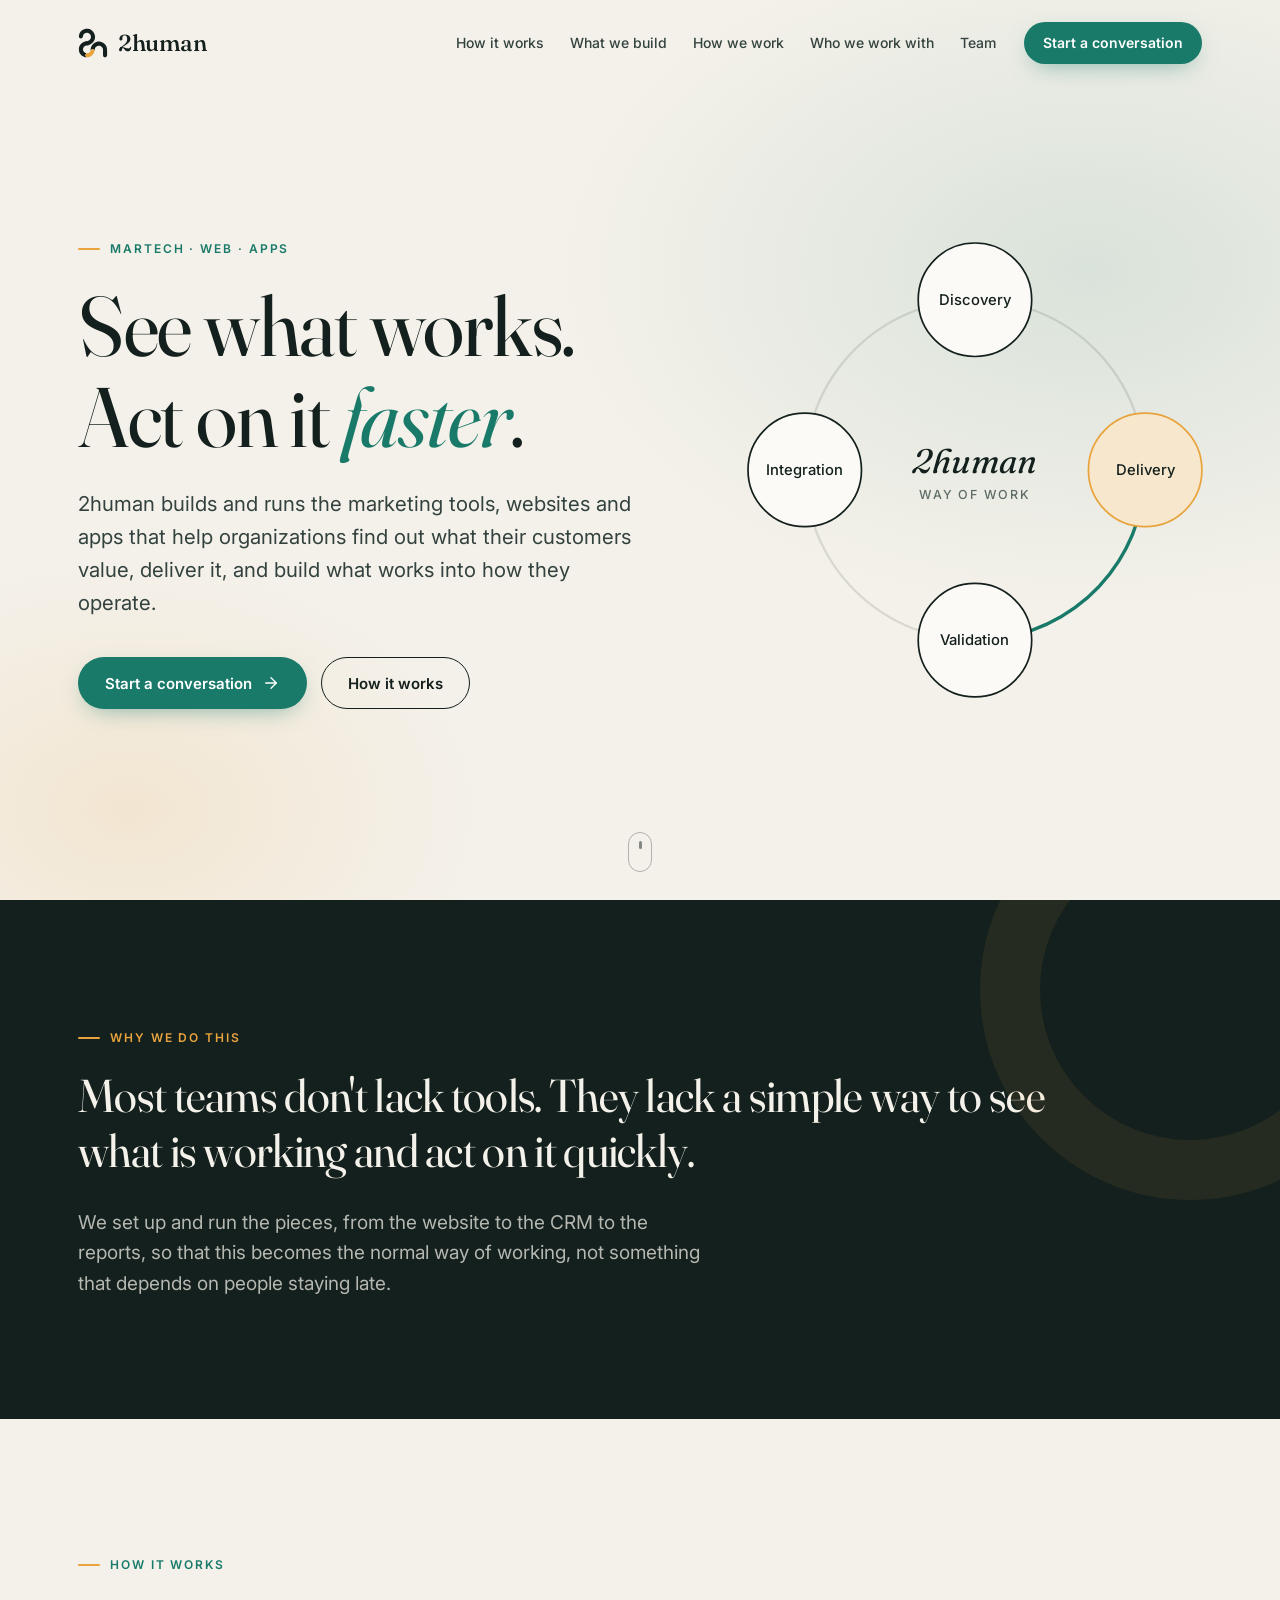
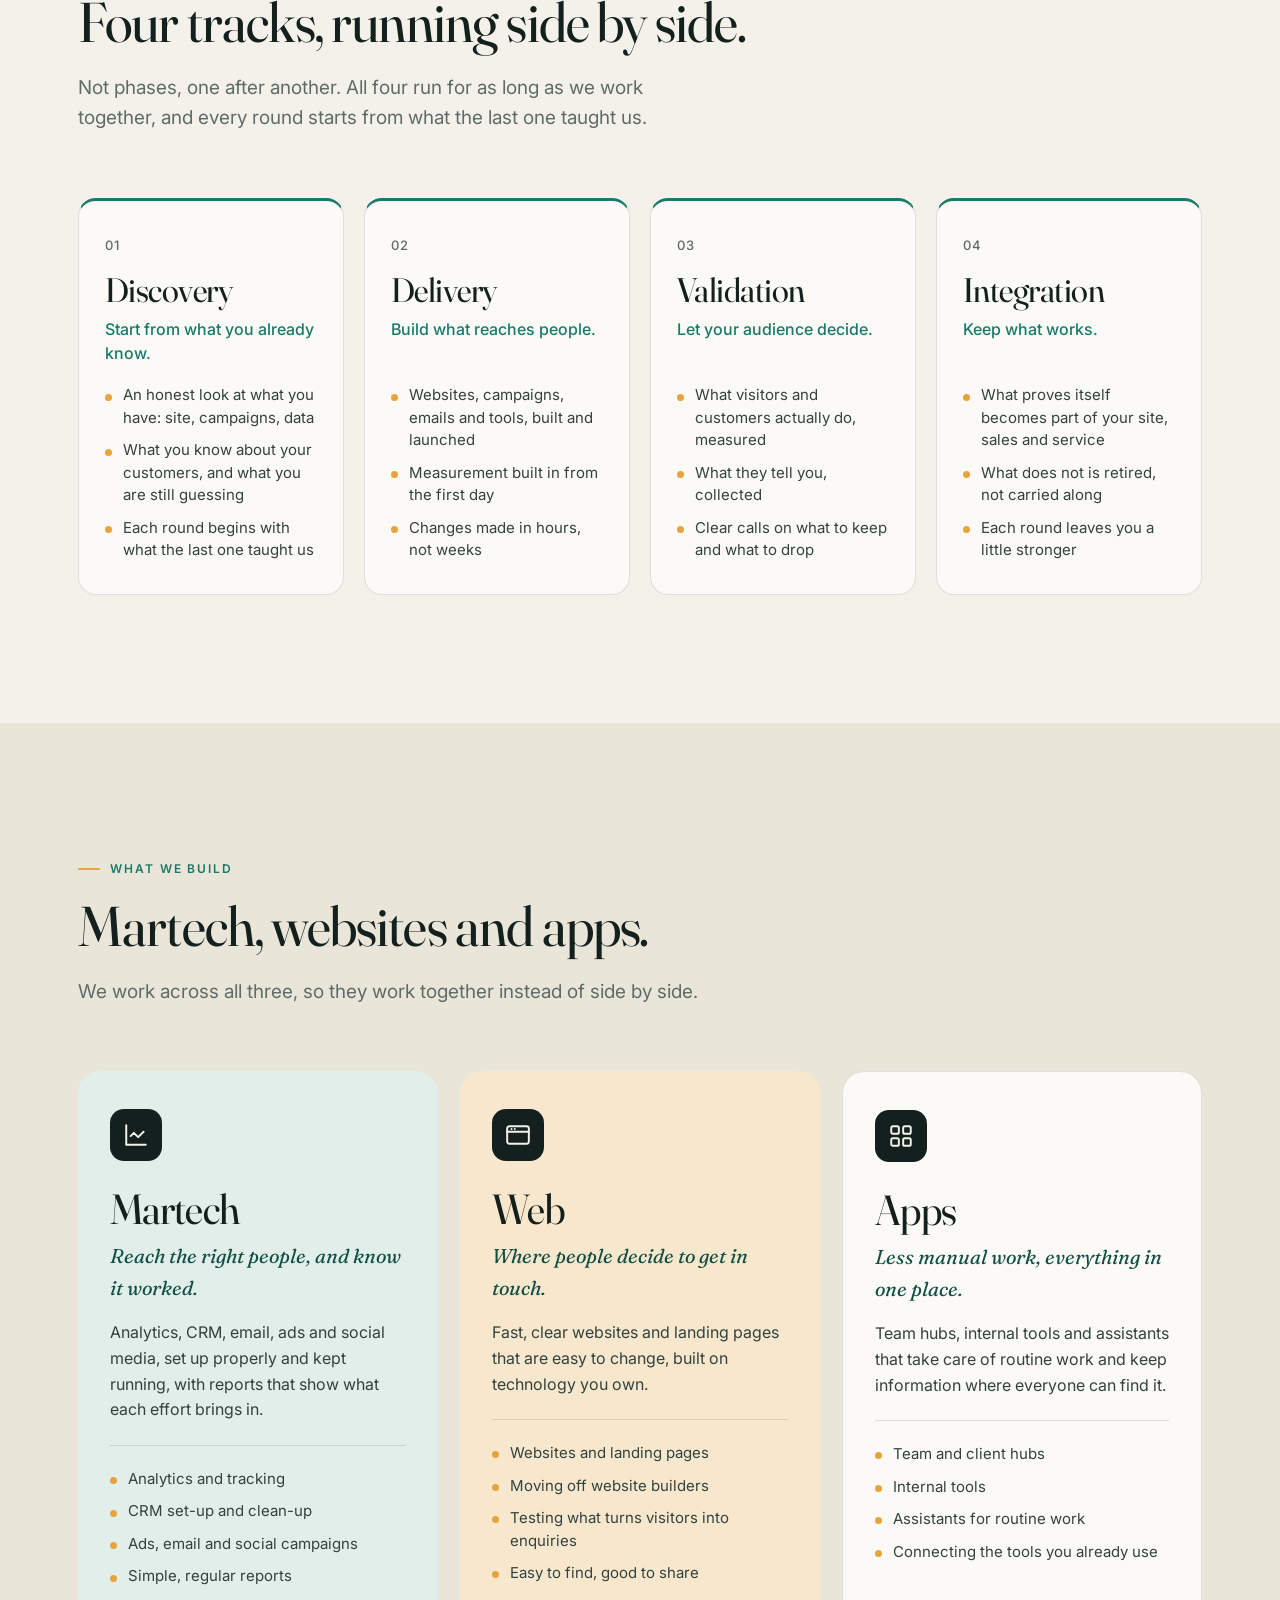
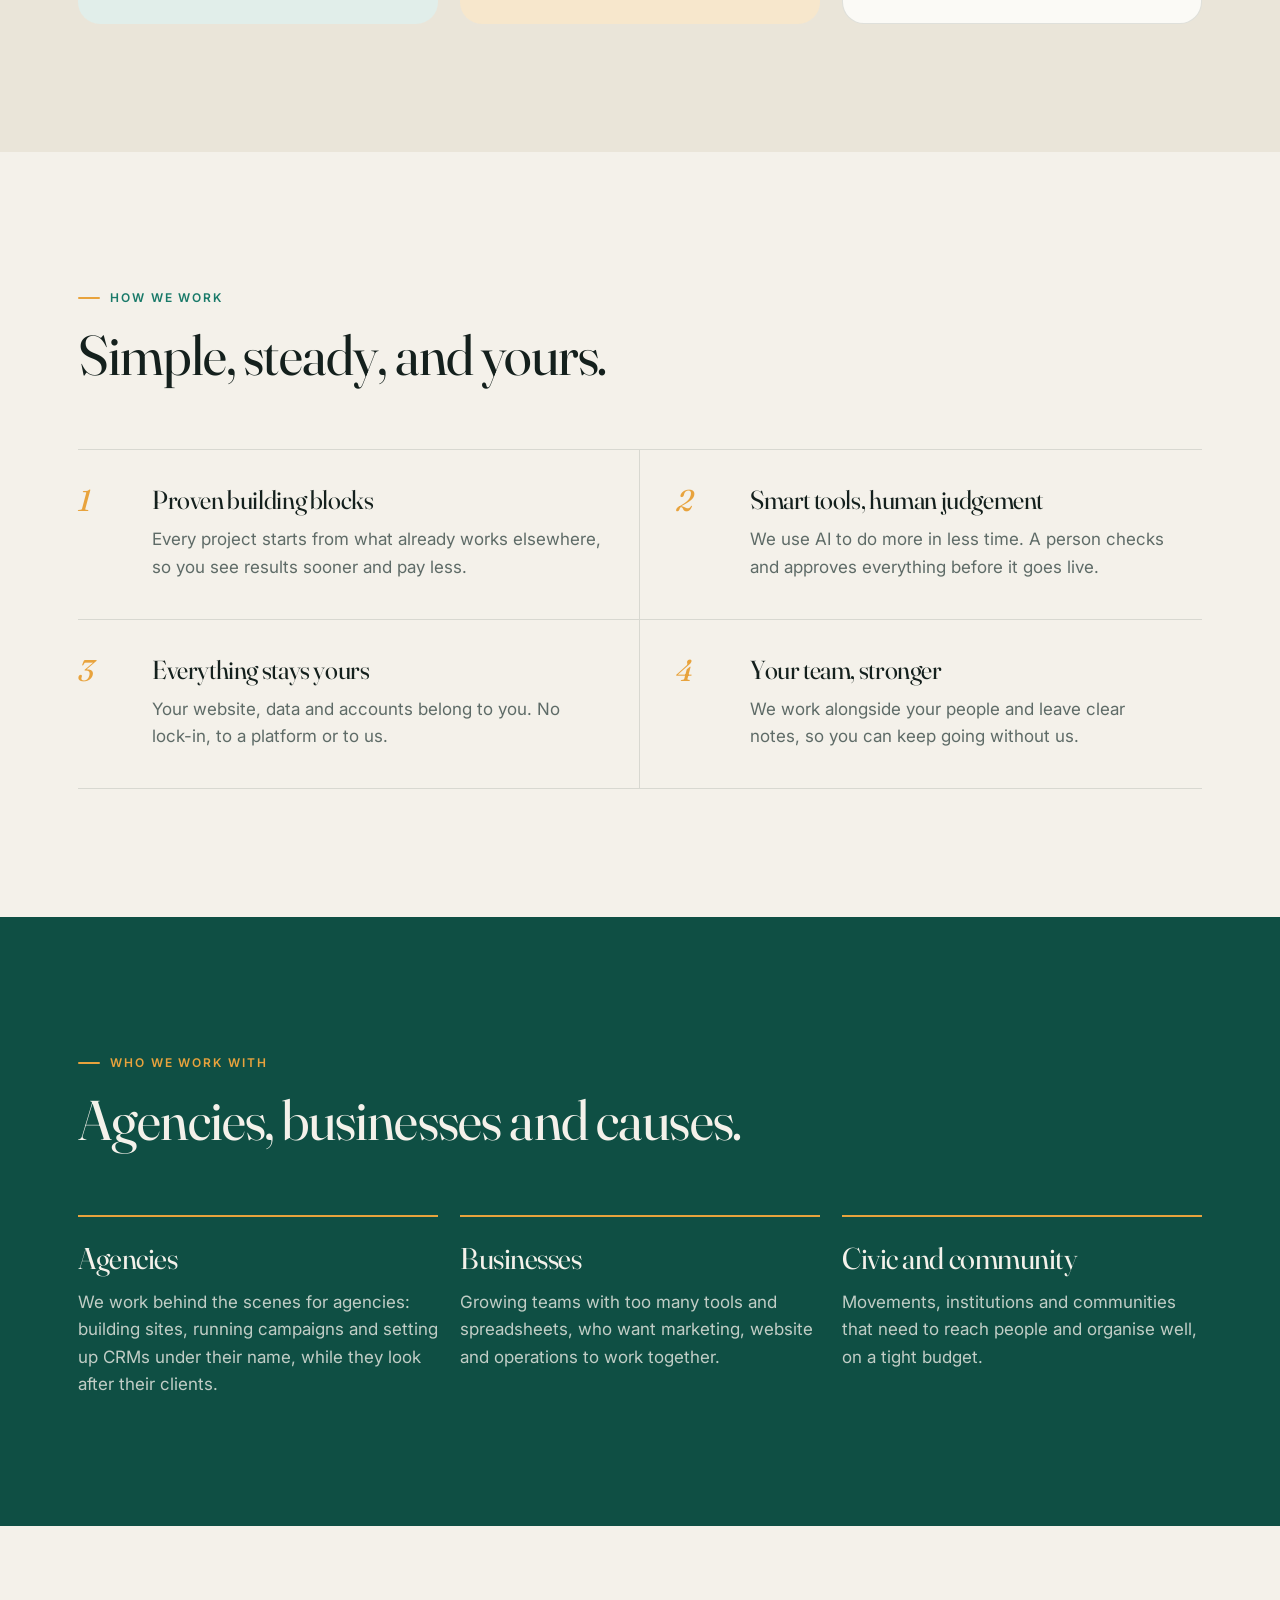
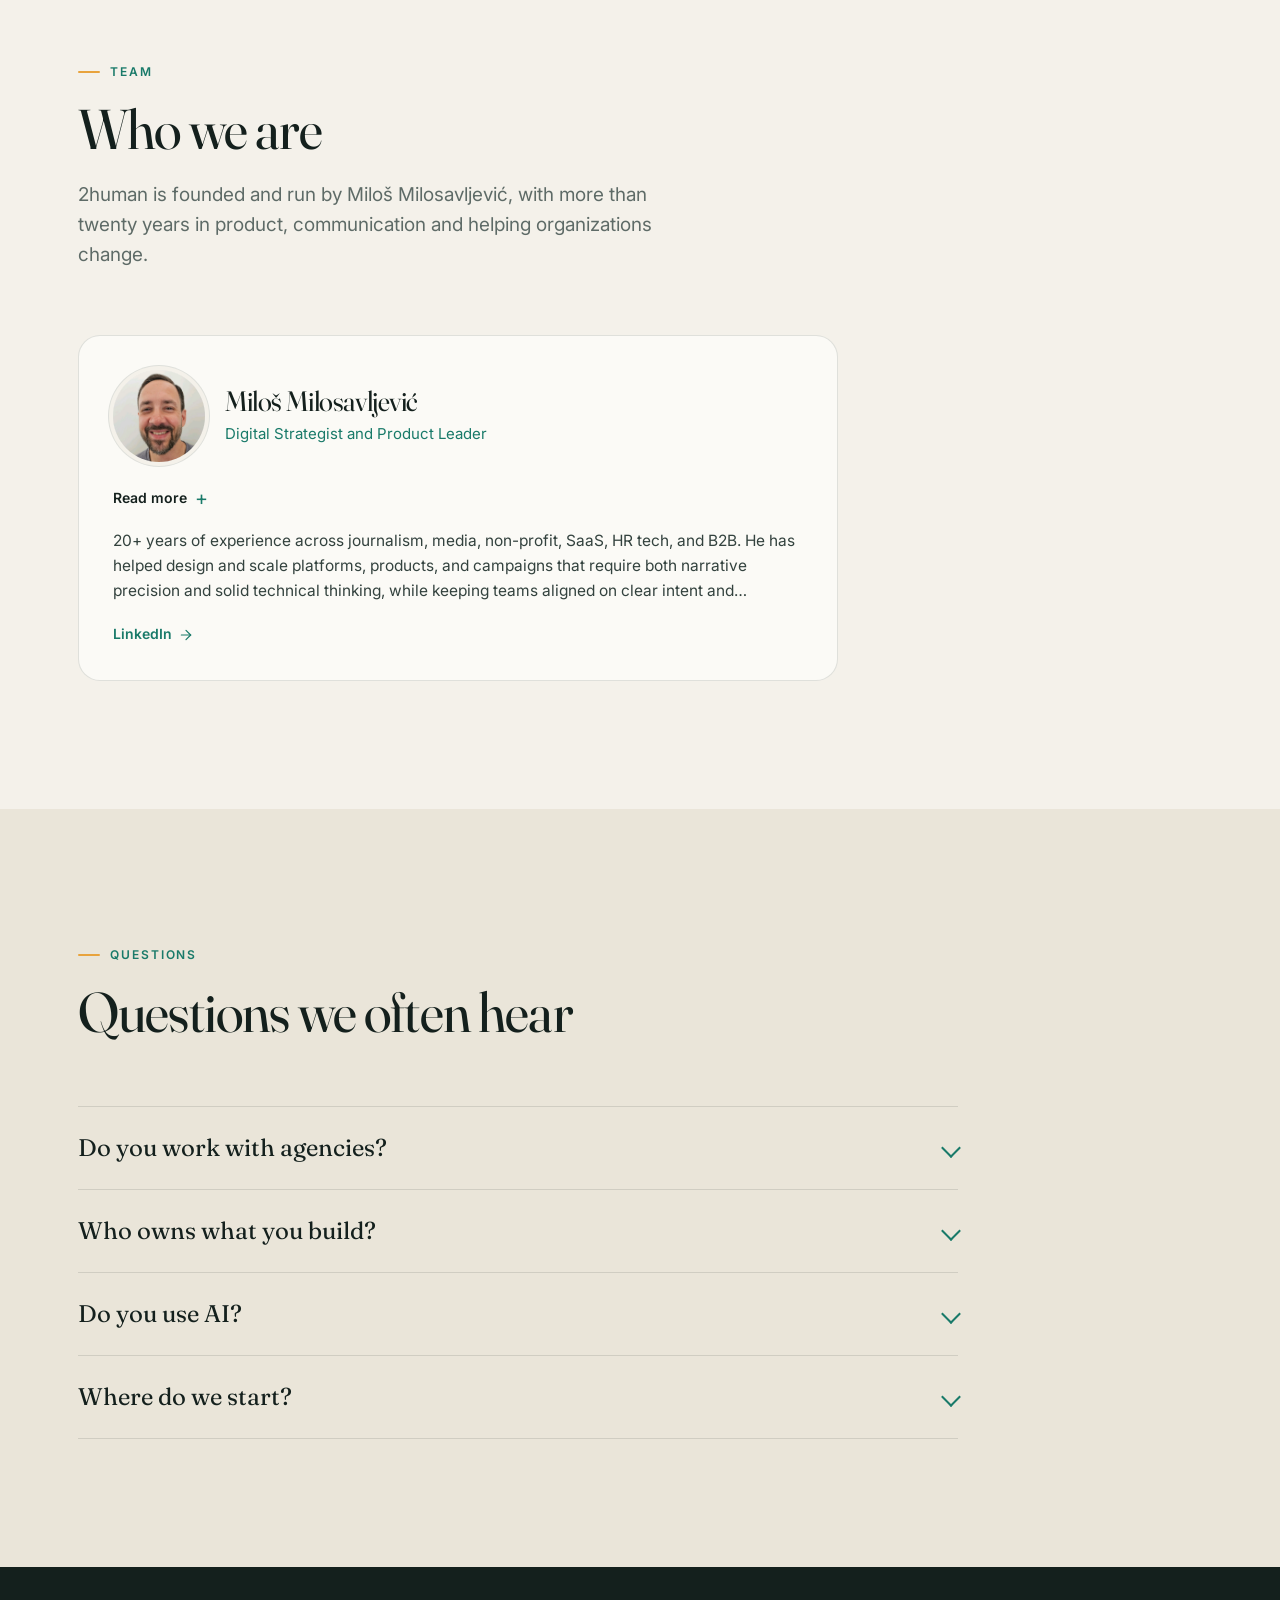
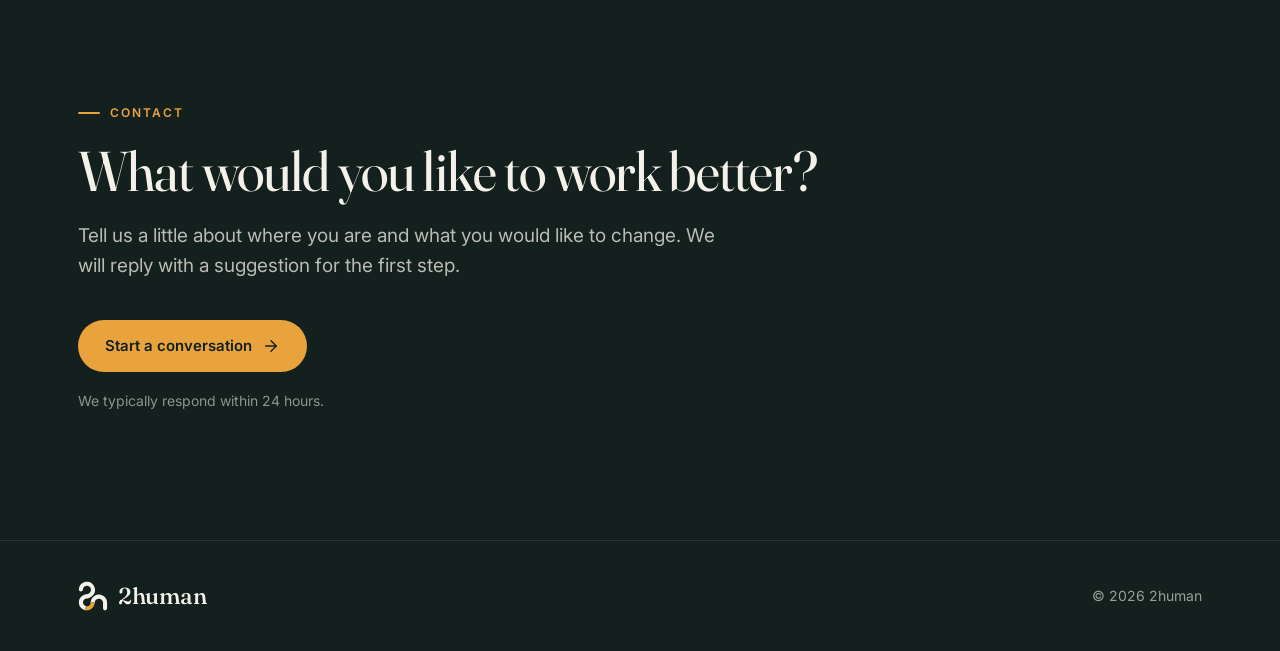
<file: index.html>
<!doctype html>
<!-- GENERATED by tools/website/build-website.mjs from assets/render.js + assets/i18n.js. Never edit by hand. -->
<html lang="en">
  <head>
    <meta charset="UTF-8" />
    <meta name="viewport" content="width=device-width, initial-scale=1.0" />
    <title>2human · Martech, websites and apps that work together</title>
    <meta name="description" content="2human builds and runs the marketing tools, websites and apps that help organizations see what is working, decide what to do next and get it done, without the usual delays.">
    <meta name="author" content="2human" />
    <meta property="og:type" content="website" />
    <meta property="og:image" content="https://lovable.dev/opengraph-image-p98pqg.png" />
    <meta name="twitter:card" content="summary_large_image" />
    <meta name="twitter:site" content="@2human" />
    <meta property="og:title" content="2human · Martech, websites and apps that work together">
    <meta name="twitter:title" content="2human · Martech, websites and apps that work together">
    <meta property="og:description" content="2human builds and runs the marketing tools, websites and apps that help organizations see what is working, decide what to do next and get it done, without the usual delays.">
    <meta name="twitter:description" content="2human builds and runs the marketing tools, websites and apps that help organizations see what is working, decide what to do next and get it done, without the usual delays.">
    <meta name="twitter:image" content="https://lovable.dev/opengraph-image-p98pqg.png">
    <link rel="icon" href="./favicon.ico">
    <link rel="preconnect" href="https://fonts.googleapis.com">
    <link rel="preconnect" href="https://fonts.gstatic.com" crossorigin>
    <link rel="stylesheet" href="https://fonts.googleapis.com/css2?family=Fraunces:ital,opsz,wght@0,9..144,300..600;1,9..144,300..600&family=Inter:wght@400;500;600&display=swap">
    <link rel="stylesheet" href="./assets/home.css?v=ad54a6a3">
    <link rel="stylesheet" href="./assets/site.css?v=04f2afc0">
    <script>document.documentElement.classList.add("js")</script>
    <script src="./assets/i18n.js?v=cd26d040" defer></script>
    <script src="./assets/render.js?v=6a37b04a" defer></script>
    <script src="./assets/contact.js?v=b8259fb3" defer></script>
    <script src="./assets/site.js?v=39045798" defer></script>
  </head>
  <body>
    <div id="root"><a class="skip" href="#main">Skip to content</a><header class="hd" data-header data-header-v2><div class="wrap"><a href="/" class="brand" data-home aria-label="2human"><svg class="mark" aria-hidden="true" focusable="false" xmlns="http://www.w3.org/2000/svg" viewBox="568 562 915 929"><path transform="translate(0,0)" fill="var(--mark-ink, #14201D)" d="M 832.936 1470.22 C 759.45 1469 690.414 1440.2 643.464 1382.3 C 601.236 1329.82 581.77 1262.61 589.405 1195.69 C 600.988 1092.1 678.311 1007.83 778.173 982.516 C 828.014 970.939 867.115 977.768 910.471 943.715 C 967.662 898.795 983.696 814.769 935.58 756.707 C 913.153 729.966 880.998 713.26 846.224 710.283 C 789.818 705.474 739.562 738.66 720.054 791.412 C 709.941 819.558 713.728 852.343 688.04 873.139 C 663.081 893.345 621.826 888.853 602.005 863.42 C 587.226 844.456 586.53 824.039 589.119 801.223 C 596.24 738.485 629.661 677.073 679.33 637.971 C 732.95 595.396 801.368 576.032 869.346 584.192 C 935.608 592.528 995.114 629.862 1035.63 682.331 C 1077.9 736.713 1096.37 805.878 1086.85 874.091 C 1072.56 980.921 988.639 1066.42 885.687 1093.85 C 839.46 1106.17 804.59 1093.76 763.874 1125.8 C 737.066 1146.9 719.443 1174.45 715.514 1208.7 C 711.611 1241.02 720.913 1273.54 741.311 1298.91 C 761.949 1324.34 789.274 1337.97 821.613 1341.26 C 826.309 1341.68 830.156 1341.97 834.865 1342.05 C 796.324 1360.15 780.656 1399.04 797.41 1440.4 C 805.227 1459.7 817.154 1461.45 832.936 1470.22 z"/> <path transform="translate(0,0)" fill="var(--mark-ink, #14201D)" d="M 947.66 1262.71 C 951.257 1239.3 950.993 1216.35 955.089 1193.52 C 967.379 1128.23 1003.94 1070.02 1057.42 1030.6 C 1175.29 944.79 1332.52 973.436 1414.4 1090.67 C 1467.84 1167.2 1463.06 1240.64 1461.98 1329.58 C 1461.65 1357.85 1463.82 1388.41 1460.61 1416.95 C 1454.28 1473.27 1379.69 1490.97 1347.44 1445.55 C 1333.4 1425.77 1335.88 1398.92 1335.88 1375.53 L 1335.96 1289.09 C 1335.96 1265.22 1337.15 1238.52 1333.46 1215.22 C 1325.26 1163.43 1285.3 1120.35 1233.52 1110.71 C 1158.85 1096.8 1092.04 1142.07 1079.17 1217.1 C 1076.4 1233.2 1076.28 1250.11 1073.5 1265.84 C 1072.98 1264.93 1072.8 1264.76 1072.53 1263.74 C 1060.37 1218.27 987.678 1209.21 959.645 1243.93 C 955.187 1249.45 952.584 1255.18 948.778 1261.01 L 947.66 1262.71 z"/> <path transform="translate(0,0)" fill="var(--mark-accent, #E8A33D)" d="M 947.66 1262.71 L 948.778 1261.01 C 952.584 1255.18 955.187 1249.45 959.645 1243.93 C 987.678 1209.21 1060.37 1218.27 1072.53 1263.74 C 1072.8 1264.76 1072.98 1264.93 1073.5 1265.84 C 1061.42 1334.26 1025.82 1388.47 968.81 1428.29 C 935.682 1451.87 896.849 1466.16 856.337 1469.68 C 852.006 1470.07 836.488 1471.2 832.936 1470.22 C 817.154 1461.45 805.227 1459.7 797.41 1440.4 C 780.656 1399.04 796.324 1360.15 834.865 1342.05 C 830.156 1341.97 826.309 1341.68 821.613 1341.26 C 882.326 1341.03 927.796 1324.54 947.66 1262.71 z"/></svg><span>2human</span></a><nav aria-label="Main"><button type="button" data-goto="approach">How it works</button><button type="button" data-goto="build">What we build</button><button type="button" data-goto="how">How we work</button><button type="button" data-goto="who">Who we work with</button><button type="button" data-goto="team">Team</button></nav><button type="button" class="btn btn-primary btn-sm cta" data-goto="contact">Start a conversation</button><button type="button" class="menu-btn" data-menu-toggle aria-label="Menu" aria-expanded="false"><svg xmlns="http://www.w3.org/2000/svg" width="24" height="24" viewBox="0 0 24 24" fill="none" stroke="currentColor" stroke-width="2" stroke-linecap="round" stroke-linejoin="round" class="lucide lucide-menu"><line x1="4" x2="20" y1="12" y2="12"></line><line x1="4" x2="20" y1="6" y2="6"></line><line x1="4" x2="20" y1="18" y2="18"></line></svg></button></div><div class="mm" data-menu style="height: 0px; opacity: 0;"><div class="wrap"><button type="button" data-goto="approach">How it works</button><button type="button" data-goto="build">What we build</button><button type="button" data-goto="how">How we work</button><button type="button" data-goto="who">Who we work with</button><button type="button" data-goto="team">Team</button><button type="button" class="btn btn-primary" data-goto="contact">Start a conversation</button></div></div></header><main id="main"><section class="hero"><div class="wrap"><div><span class="eyebrow" data-m="mount" data-mt style="--m-y:16px;--m-d:0.6s;--m-t:0.1s">Martech · Web · Apps</span><h1 data-m="mount" data-mt style="--m-y:28px;--m-d:0.9s;--m-t:0.2s">See what works. Act on it <em>faster</em>.</h1><p class="lead" data-m="mount" data-mt style="--m-y:20px;--m-d:0.8s;--m-t:0.4s">2human builds and runs the marketing tools, websites and apps that help organizations find out what their customers value, deliver it, and build what works into how they operate.</p><div class="ctas" data-m="mount" data-mt style="--m-y:16px;--m-d:0.7s;--m-t:0.55s"><button type="button" class="btn btn-primary" data-goto="contact">Start a conversation<svg viewBox="0 0 24 24" fill="none" stroke="currentColor" stroke-width="1.8" stroke-linecap="round" stroke-linejoin="round" aria-hidden="true"><path d="M5 12h14"/><path d="m12 5 7 7-7 7"/></svg></button><button type="button" class="btn btn-ghost" data-goto="approach">How it works</button></div></div><div class="loop-fig" data-m="mount" data-mt style="--m-s:0.92;--m-d:1s;--m-t:0.3s"><svg viewBox="0 0 400 400" role="img" aria-label="Discovery, Delivery, Validation, Integration"><circle class="ring" cx="200" cy="200" r="150"/><circle class="arc" cx="200" cy="200" r="150" transform="rotate(-90 200 200)"><animateTransform attributeName="transform" type="rotate" from="-90 200 200" to="270 200 200" dur="8s" repeatCount="indefinite"/></circle><circle class="runner" r="7"><animateMotion dur="8s" repeatCount="indefinite" path="M200,50 a150,150 0 1,1 0,300 a150,150 0 1,1 0,-300"/></circle><g class="node" data-loop-node="0"><circle cx="200" cy="50" r="50"/><text x="200" y="50">Discovery</text></g><g class="node" data-loop-node="1"><circle cx="350" cy="200" r="50"/><text x="350" y="200">Delivery</text></g><g class="node" data-loop-node="2"><circle cx="200" cy="350" r="50"/><text x="200" y="350">Validation</text></g><g class="node" data-loop-node="3"><circle cx="50" cy="200" r="50"/><text x="50" y="200">Integration</text></g><text class="core" x="200" y="192">2human</text><text class="core-sub" x="200" y="226">way of work</text></svg></div></div><div class="scroll-cue" aria-hidden="true"></div></section><section class="end" data-inview><div class="wrap"><span class="eyebrow" data-m data-mt style="--m-y:16px;--m-d:0.6s">Why we do this</span><h2 data-m data-mt style="--m-y:24px;--m-d:0.8s;--m-t:0.1s">Most teams don't lack tools. They lack a simple way to see what is working and act on it quickly.</h2><p data-m data-mt style="--m-y:20px;--m-d:0.8s;--m-t:0.25s">We set up and run the pieces, from the website to the CRM to the reports, so that this becomes the normal way of working, not something that depends on people staying late.</p></div></section><section id="approach" class="section" data-inview><div class="wrap"><div class="section-head" data-m data-mt style="--m-y:24px;--m-d:0.7s"><span class="eyebrow">How it works</span><h2>Four tracks, running side by side.</h2><p>Not phases, one after another. All four run for as long as we work together, and every round starts from what the last one taught us.</p></div><div class="steps"><article class="step" data-m data-mt style="--m-y:28px;--m-d:0.7s;--m-t:0.1s"><span class="n">01</span><h3>Discovery</h3><p class="line">Start from what you already know.</p><ul><li>An honest look at what you have: site, campaigns, data</li><li>What you know about your customers, and what you are still guessing</li><li>Each round begins with what the last one taught us</li></ul></article><article class="step" data-m data-mt style="--m-y:28px;--m-d:0.7s;--m-t:0.22s"><span class="n">02</span><h3>Delivery</h3><p class="line">Build what reaches people.</p><ul><li>Websites, campaigns, emails and tools, built and launched</li><li>Measurement built in from the first day</li><li>Changes made in hours, not weeks</li></ul></article><article class="step" data-m data-mt style="--m-y:28px;--m-d:0.7s;--m-t:0.34s"><span class="n">03</span><h3>Validation</h3><p class="line">Let your audience decide.</p><ul><li>What visitors and customers actually do, measured</li><li>What they tell you, collected</li><li>Clear calls on what to keep and what to drop</li></ul></article><article class="step" data-m data-mt style="--m-y:28px;--m-d:0.7s;--m-t:0.46s"><span class="n">04</span><h3>Integration</h3><p class="line">Keep what works.</p><ul><li>What proves itself becomes part of your site, sales and service</li><li>What does not is retired, not carried along</li><li>Each round leaves you a little stronger</li></ul></article></div></div></section><section id="build" class="section build" data-inview><div class="wrap"><div class="section-head" data-m data-mt style="--m-y:24px;--m-d:0.7s"><span class="eyebrow">What we build</span><h2>Martech, websites and apps.</h2><p>We work across all three, so they work together instead of side by side.</p></div><div class="cards"><article class="card" data-m data-mt style="--m-y:28px;--m-d:0.7s;--m-t:0.1s"><div class="glyph"><svg viewBox="0 0 24 24" fill="none" stroke="currentColor" stroke-width="1.8" stroke-linecap="round" stroke-linejoin="round" aria-hidden="true"><path d="M3 3v18h18"/><path d="m19 9-5 5-4-4-3 3"/></svg></div><h3>Martech</h3><p class="line">Reach the right people, and know it worked.</p><p class="text">Analytics, CRM, email, ads and social media, set up properly and kept running, with reports that show what each effort brings in.</p><ul><li>Analytics and tracking</li><li>CRM set-up and clean-up</li><li>Ads, email and social campaigns</li><li>Simple, regular reports</li></ul></article><article class="card" data-m data-mt style="--m-y:28px;--m-d:0.7s;--m-t:0.22s"><div class="glyph"><svg viewBox="0 0 24 24" fill="none" stroke="currentColor" stroke-width="1.8" stroke-linecap="round" stroke-linejoin="round" aria-hidden="true"><rect width="20" height="16" x="2" y="4" rx="2"/><path d="M2 9h20"/><path d="M6 6.5h.01"/><path d="M9 6.5h.01"/></svg></div><h3>Web</h3><p class="line">Where people decide to get in touch.</p><p class="text">Fast, clear websites and landing pages that are easy to change, built on technology you own.</p><ul><li>Websites and landing pages</li><li>Moving off website builders</li><li>Testing what turns visitors into enquiries</li><li>Easy to find, good to share</li></ul></article><article class="card" data-m data-mt style="--m-y:28px;--m-d:0.7s;--m-t:0.34s"><div class="glyph"><svg viewBox="0 0 24 24" fill="none" stroke="currentColor" stroke-width="1.8" stroke-linecap="round" stroke-linejoin="round" aria-hidden="true"><rect width="7" height="7" x="3" y="3" rx="1.5"/><rect width="7" height="7" x="14" y="3" rx="1.5"/><rect width="7" height="7" x="14" y="14" rx="1.5"/><rect width="7" height="7" x="3" y="14" rx="1.5"/></svg></div><h3>Apps</h3><p class="line">Less manual work, everything in one place.</p><p class="text">Team hubs, internal tools and assistants that take care of routine work and keep information where everyone can find it.</p><ul><li>Team and client hubs</li><li>Internal tools</li><li>Assistants for routine work</li><li>Connecting the tools you already use</li></ul></article></div></div></section><section id="how" class="section" data-inview><div class="wrap"><div class="section-head" data-m data-mt style="--m-y:24px;--m-d:0.7s"><span class="eyebrow">How we work</span><h2>Simple, steady, and yours.</h2></div><div class="principles"><div class="principle" data-m data-mt style="--m-y:20px;--m-d:0.6s"><span class="n">1</span><h3>Proven building blocks</h3><p>Every project starts from what already works elsewhere, so you see results sooner and pay less.</p></div><div class="principle" data-m data-mt style="--m-y:20px;--m-d:0.6s;--m-t:0.08s"><span class="n">2</span><h3>Smart tools, human judgement</h3><p>We use AI to do more in less time. A person checks and approves everything before it goes live.</p></div><div class="principle" data-m data-mt style="--m-y:20px;--m-d:0.6s;--m-t:0.16s"><span class="n">3</span><h3>Everything stays yours</h3><p>Your website, data and accounts belong to you. No lock-in, to a platform or to us.</p></div><div class="principle" data-m data-mt style="--m-y:20px;--m-d:0.6s;--m-t:0.24s"><span class="n">4</span><h3>Your team, stronger</h3><p>We work alongside your people and leave clear notes, so you can keep going without us.</p></div></div></div></section><section id="who" class="section who" data-inview><div class="wrap"><div class="section-head" data-m data-mt style="--m-y:24px;--m-d:0.7s"><span class="eyebrow">Who we work with</span><h2>Agencies, businesses and causes.</h2></div><div class="audiences"><div class="audience" data-m data-mt style="--m-y:24px;--m-d:0.7s;--m-t:0.1s"><h3>Agencies</h3><p>We work behind the scenes for agencies: building sites, running campaigns and setting up CRMs under their name, while they look after their clients.</p></div><div class="audience" data-m data-mt style="--m-y:24px;--m-d:0.7s;--m-t:0.22s"><h3>Businesses</h3><p>Growing teams with too many tools and spreadsheets, who want marketing, website and operations to work together.</p></div><div class="audience" data-m data-mt style="--m-y:24px;--m-d:0.7s;--m-t:0.34s"><h3>Civic and community</h3><p>Movements, institutions and communities that need to reach people and organise well, on a tight budget.</p></div></div></div></section><section id="team" class="section" data-inview><div class="wrap"><div class="section-head" data-m data-mt style="--m-y:24px;--m-d:0.7s"><span class="eyebrow">Team</span><h2>Who we are</h2><p>2human is founded and run by Miloš Milosavljević, with more than twenty years in product, communication and helping organizations change.</p></div><div class="people"><article class="person" data-m data-mt style="--m-y:24px;--m-d:0.7s;--m-t:0.1s"><div class="top"><img src="./assets/img/milos-milosavljevic.png" alt="Miloš Milosavljević" width="92" height="92" loading="lazy"><div><h3>Miloš Milosavljević</h3><p class="role">Digital Strategist and Product Leader</p></div></div><details><summary>Read more</summary><p class="bio">20+ years of experience across journalism, media, non-profit, SaaS, HR tech, and B2B. He has helped design and scale platforms, products, and campaigns that require both narrative precision and solid technical thinking, while keeping teams aligned on clear intent and measurable outcomes. Clients value Miloš for three things: a systems mindset that connects architecture, product, communications, and user/customer experience; an ability to translate complex ideas into clear, resonant language; and a mentoring style that develops people as much as it delivers projects. At 2human, he anchors the work in continuous discovery, crisp positioning, and go-to-market clarity, ensuring learning travels from market signals to product decisions and execution. In 2025, he co-founded (with others) Odvaž, contributing to learning spaces and civic initiatives that keep his practice grounded in real-world systems.</p></details><p class="clip">20+ years of experience across journalism, media, non-profit, SaaS, HR tech, and B2B. He has helped design and scale platforms, products, and campaigns that require both narrative precision and solid technical thinking, while keeping teams aligned on clear intent and measurable outcomes. Clients value Miloš for three things: a systems mindset that connects architecture, product, communications, and user/customer experience; an ability to translate complex ideas into clear, resonant language; and a mentoring style that develops people as much as it delivers projects. At 2human, he anchors the work in continuous discovery, crisp positioning, and go-to-market clarity, ensuring learning travels from market signals to product decisions and execution. In 2025, he co-founded (with others) Odvaž, contributing to learning spaces and civic initiatives that keep his practice grounded in real-world systems.</p><div class="links"><a href="https://www.linkedin.com/in/milosmilosavljevic/" target="_blank" rel="noopener noreferrer">LinkedIn<svg viewBox="0 0 24 24" fill="none" stroke="currentColor" stroke-width="1.8" stroke-linecap="round" stroke-linejoin="round" aria-hidden="true"><path d="M5 12h14"/><path d="m12 5 7 7-7 7"/></svg></a></div></article></div></div></section><section id="faq" class="section build" data-inview><div class="wrap"><div class="section-head" data-m data-mt style="--m-y:24px;--m-d:0.7s"><span class="eyebrow">Questions</span><h2>Questions we often hear</h2></div><div class="faq-list" data-m data-mt style="--m-y:20px;--m-d:0.7s;--m-t:0.1s"><details><summary>Do you work with agencies?</summary><p>Yes. Much of our work is for agencies, under their name. They keep the client relationship, and we make sure the work gets done well.</p></details><details><summary>Who owns what you build?</summary><p>You do. The website, the data and the accounts are yours, and we leave everything documented.</p></details><details><summary>Do you use AI?</summary><p>Yes, to work faster and keep costs down. A person reviews everything before it reaches your customers.</p></details><details><summary>Where do we start?</summary><p>With an honest look at what you already have: your website, campaigns, data and the way you talk to customers. We keep what works, fix what causes the most trouble first, and build from there.</p></details></div></div></section><section id="contact" class="section contact"><div class="wrap" data-contact-root data-contact-skin="v2"><div data-inview><span class="eyebrow" data-m data-mt style="--m-y:16px;--m-d:0.6s">Contact</span><h2 data-m data-mt style="--m-y:24px;--m-d:0.7s;--m-t:0.08s">What would you like to work better?</h2><p class="lead" data-m data-mt style="--m-y:20px;--m-d:0.7s;--m-t:0.16s">Tell us a little about where you are and what you would like to change. We will reply with a suggestion for the first step.</p><div class="start" data-m data-mt style="--m-y:16px;--m-d:0.6s;--m-t:0.24s"><button type="button" class="btn btn-primary" data-contact="start">Start a conversation<svg viewBox="0 0 24 24" fill="none" stroke="currentColor" stroke-width="1.8" stroke-linecap="round" stroke-linejoin="round" aria-hidden="true"><path d="M5 12h14"/><path d="m12 5 7 7-7 7"/></svg></button><p class="note">We typically respond within 24 hours.</p></div></div></div></section></main><footer class="ft"><div class="wrap"><a href="/" class="brand" data-home><svg class="mark" aria-hidden="true" focusable="false" xmlns="http://www.w3.org/2000/svg" viewBox="568 562 915 929"><path transform="translate(0,0)" fill="var(--mark-ink, #14201D)" d="M 832.936 1470.22 C 759.45 1469 690.414 1440.2 643.464 1382.3 C 601.236 1329.82 581.77 1262.61 589.405 1195.69 C 600.988 1092.1 678.311 1007.83 778.173 982.516 C 828.014 970.939 867.115 977.768 910.471 943.715 C 967.662 898.795 983.696 814.769 935.58 756.707 C 913.153 729.966 880.998 713.26 846.224 710.283 C 789.818 705.474 739.562 738.66 720.054 791.412 C 709.941 819.558 713.728 852.343 688.04 873.139 C 663.081 893.345 621.826 888.853 602.005 863.42 C 587.226 844.456 586.53 824.039 589.119 801.223 C 596.24 738.485 629.661 677.073 679.33 637.971 C 732.95 595.396 801.368 576.032 869.346 584.192 C 935.608 592.528 995.114 629.862 1035.63 682.331 C 1077.9 736.713 1096.37 805.878 1086.85 874.091 C 1072.56 980.921 988.639 1066.42 885.687 1093.85 C 839.46 1106.17 804.59 1093.76 763.874 1125.8 C 737.066 1146.9 719.443 1174.45 715.514 1208.7 C 711.611 1241.02 720.913 1273.54 741.311 1298.91 C 761.949 1324.34 789.274 1337.97 821.613 1341.26 C 826.309 1341.68 830.156 1341.97 834.865 1342.05 C 796.324 1360.15 780.656 1399.04 797.41 1440.4 C 805.227 1459.7 817.154 1461.45 832.936 1470.22 z"/> <path transform="translate(0,0)" fill="var(--mark-ink, #14201D)" d="M 947.66 1262.71 C 951.257 1239.3 950.993 1216.35 955.089 1193.52 C 967.379 1128.23 1003.94 1070.02 1057.42 1030.6 C 1175.29 944.79 1332.52 973.436 1414.4 1090.67 C 1467.84 1167.2 1463.06 1240.64 1461.98 1329.58 C 1461.65 1357.85 1463.82 1388.41 1460.61 1416.95 C 1454.28 1473.27 1379.69 1490.97 1347.44 1445.55 C 1333.4 1425.77 1335.88 1398.92 1335.88 1375.53 L 1335.96 1289.09 C 1335.96 1265.22 1337.15 1238.52 1333.46 1215.22 C 1325.26 1163.43 1285.3 1120.35 1233.52 1110.71 C 1158.85 1096.8 1092.04 1142.07 1079.17 1217.1 C 1076.4 1233.2 1076.28 1250.11 1073.5 1265.84 C 1072.98 1264.93 1072.8 1264.76 1072.53 1263.74 C 1060.37 1218.27 987.678 1209.21 959.645 1243.93 C 955.187 1249.45 952.584 1255.18 948.778 1261.01 L 947.66 1262.71 z"/> <path transform="translate(0,0)" fill="var(--mark-accent, #E8A33D)" d="M 947.66 1262.71 L 948.778 1261.01 C 952.584 1255.18 955.187 1249.45 959.645 1243.93 C 987.678 1209.21 1060.37 1218.27 1072.53 1263.74 C 1072.8 1264.76 1072.98 1264.93 1073.5 1265.84 C 1061.42 1334.26 1025.82 1388.47 968.81 1428.29 C 935.682 1451.87 896.849 1466.16 856.337 1469.68 C 852.006 1470.07 836.488 1471.2 832.936 1470.22 C 817.154 1461.45 805.227 1459.7 797.41 1440.4 C 780.656 1399.04 796.324 1360.15 834.865 1342.05 C 830.156 1341.97 826.309 1341.68 821.613 1341.26 C 882.326 1341.03 927.796 1324.54 947.66 1262.71 z"/></svg><span>2human</span></a><span data-year>© 2026 2human</span></div></footer></div>
  </body>
</html>
</file>
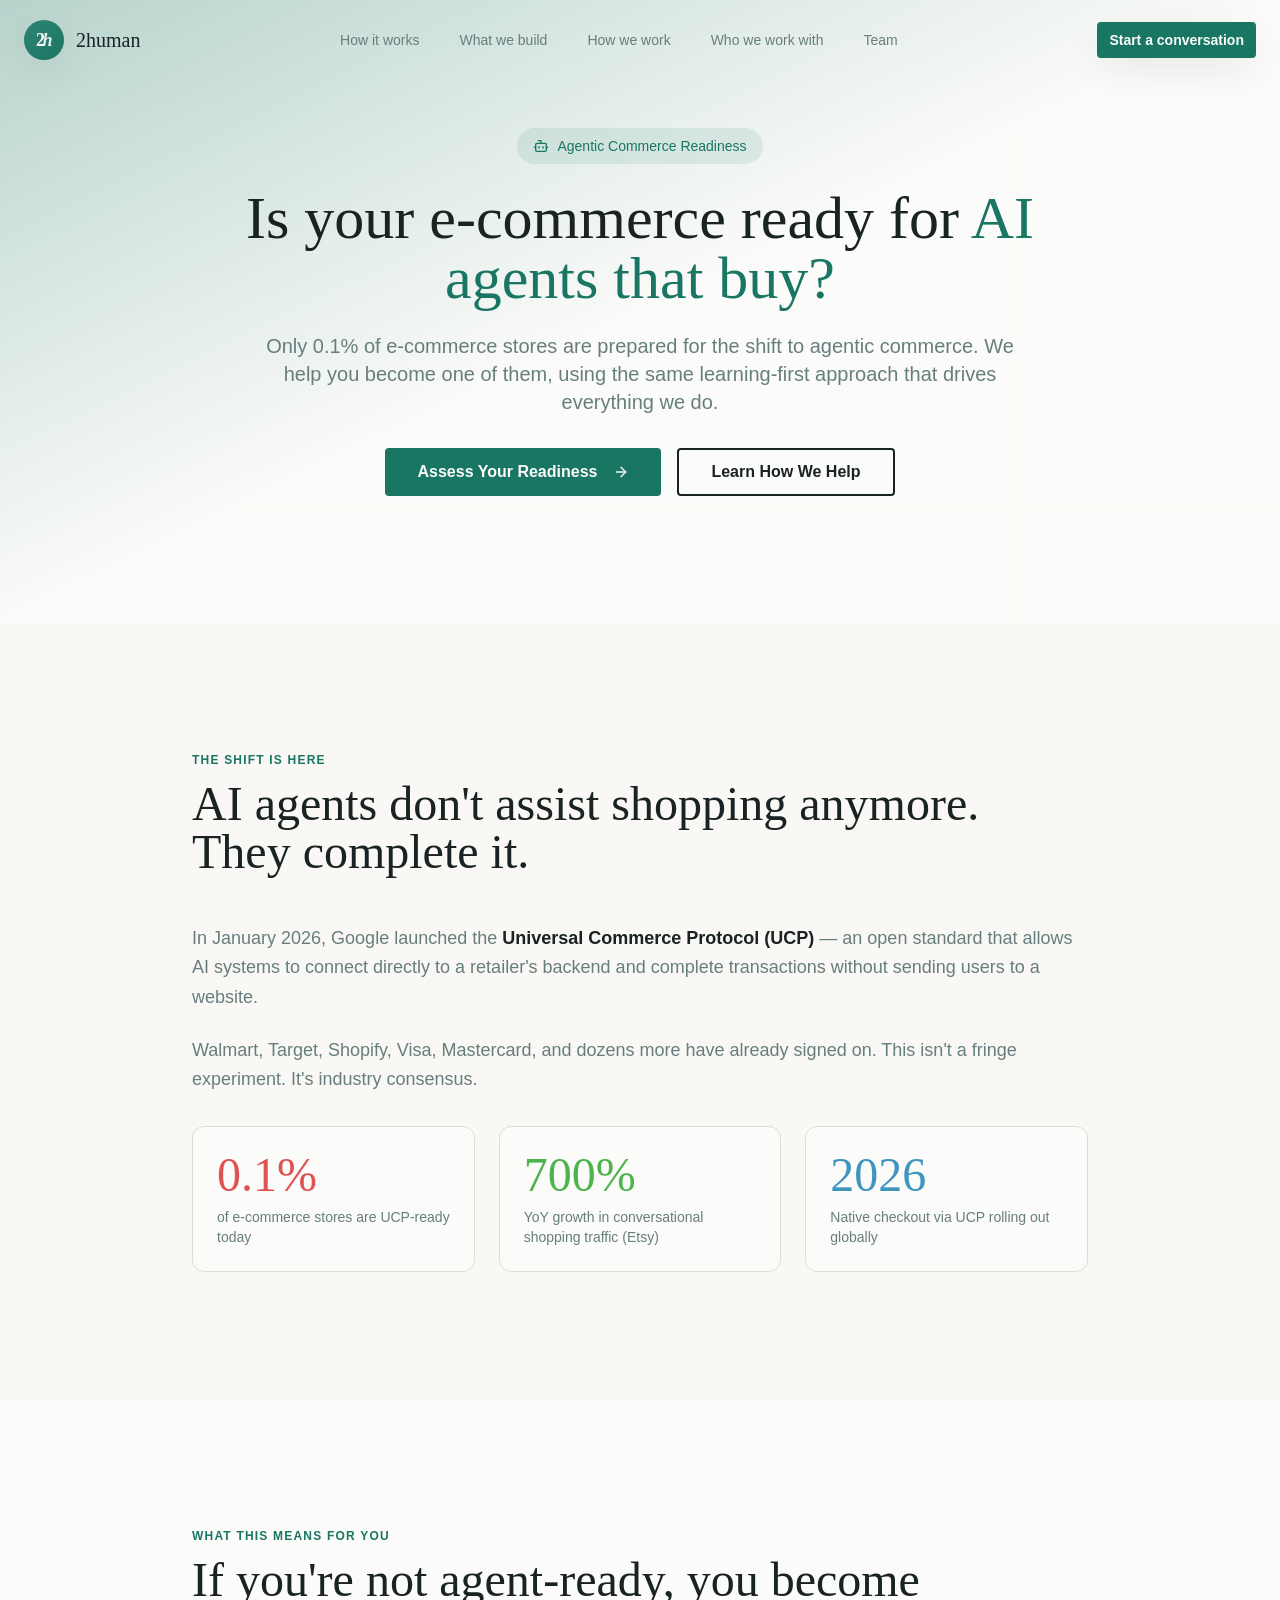
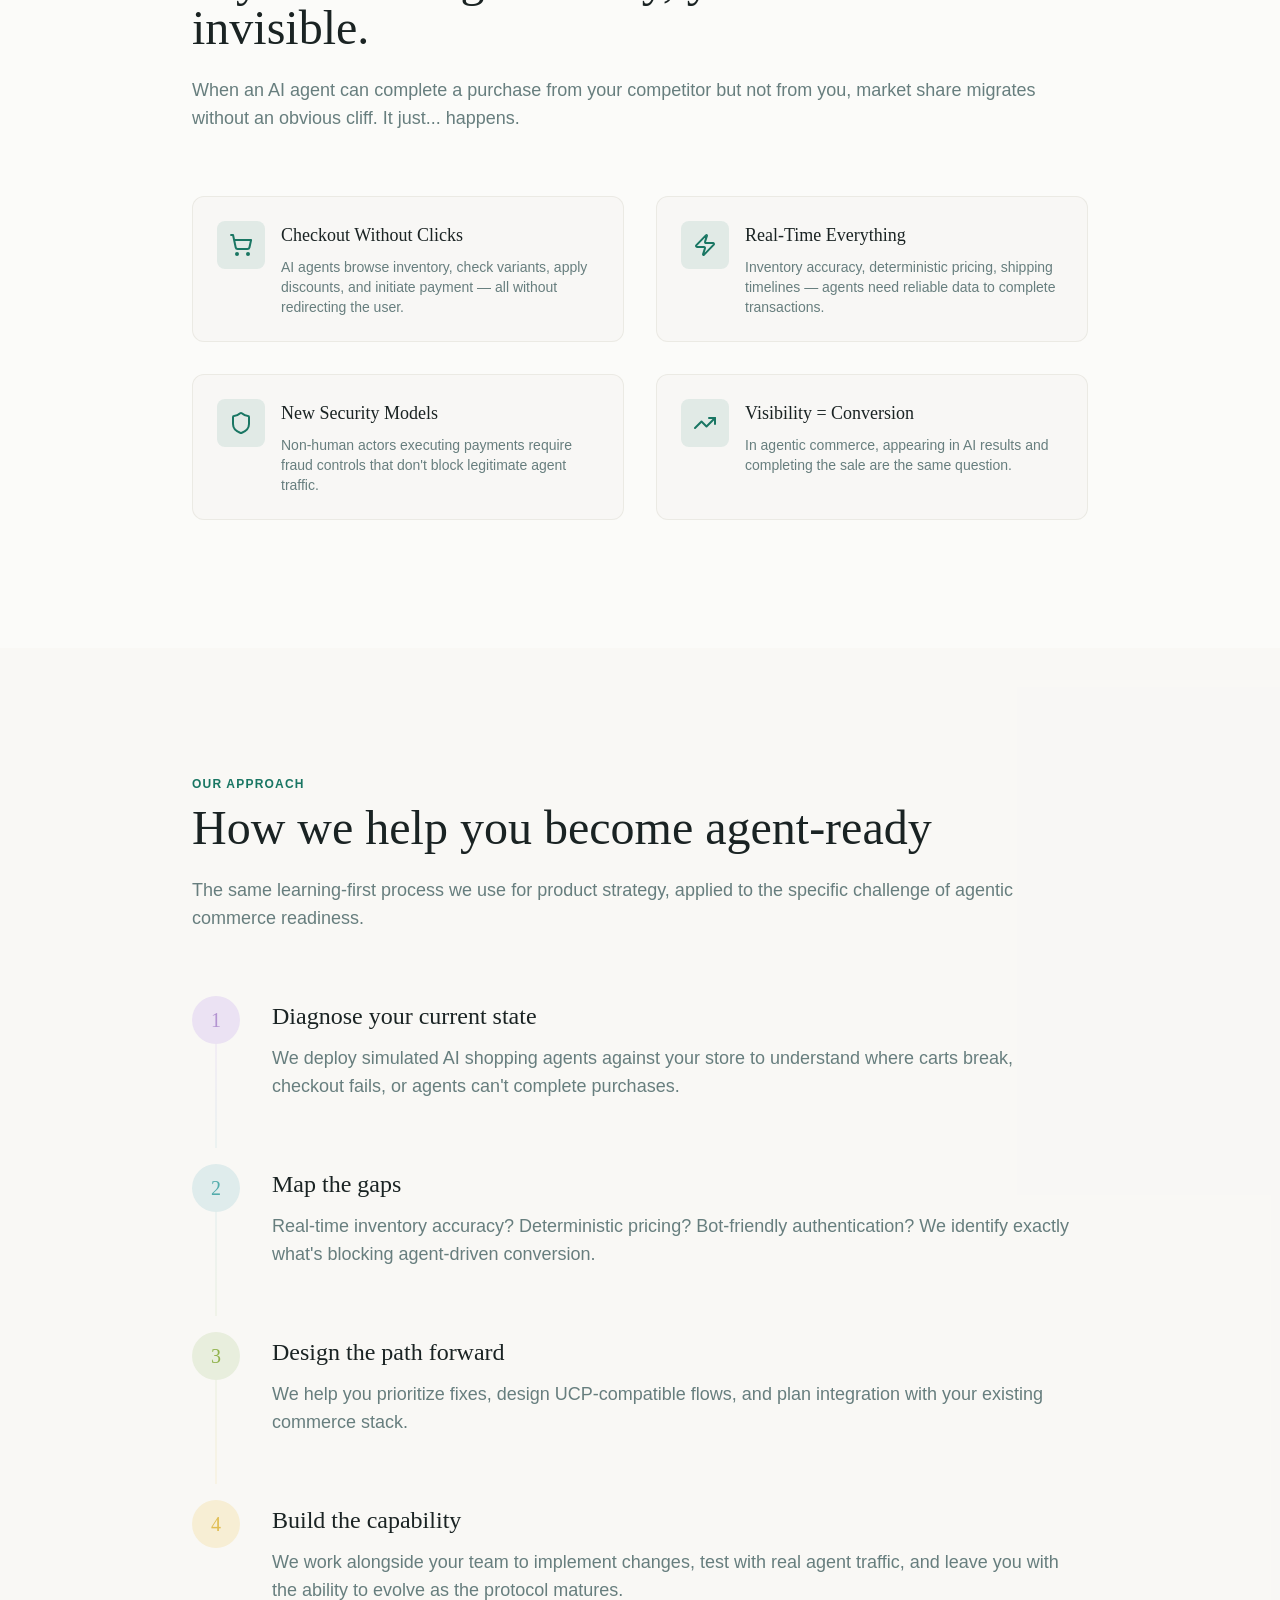
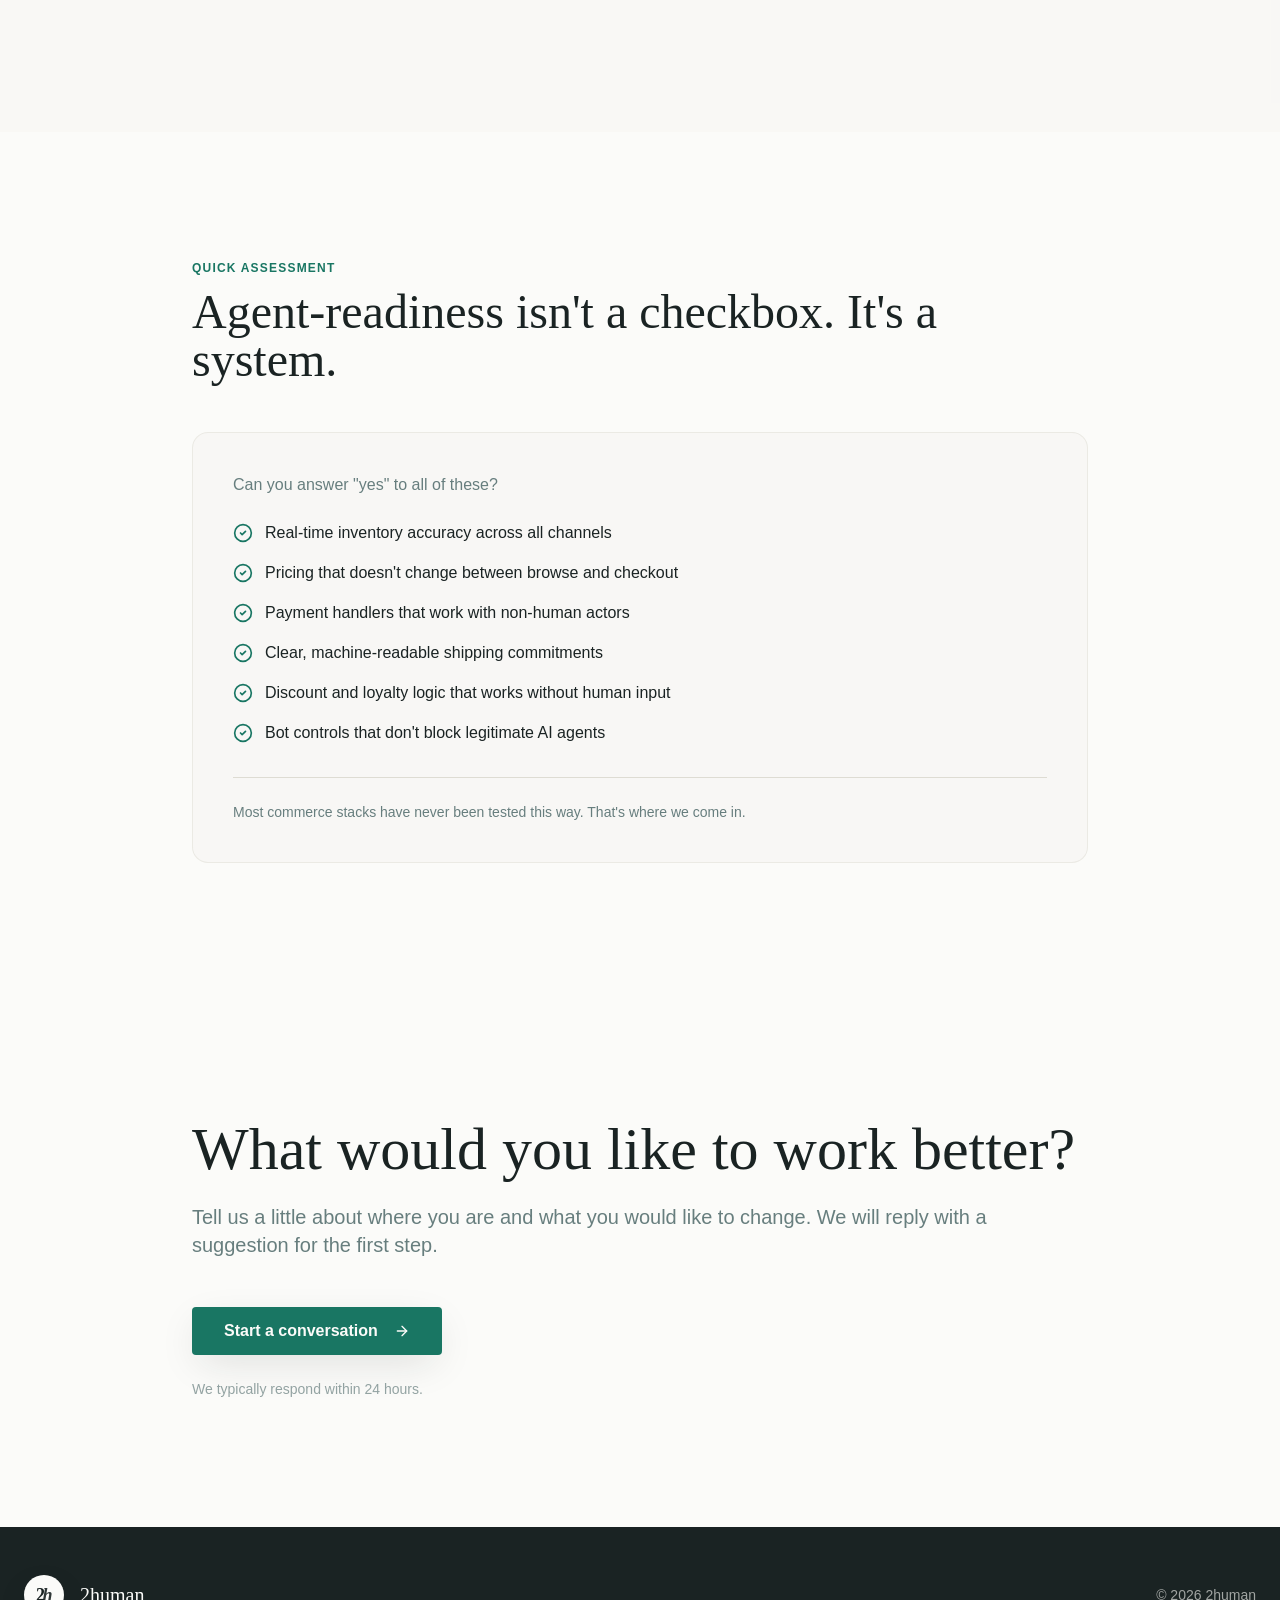
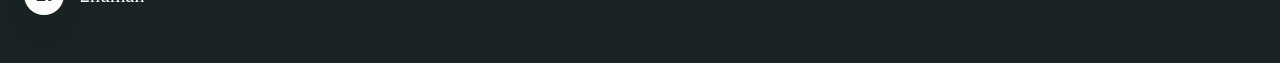
<file: services/agentic-ecommerce/index.html>
<!doctype html>
<!-- GENERATED by tools/website/build-website.mjs from assets/render.js + assets/i18n.js. Never edit by hand. -->
<html lang="en">
  <head>
    <meta charset="UTF-8" />
    <meta name="viewport" content="width=device-width, initial-scale=1.0" />
    <title>2human · Martech, websites and apps that work together</title>
    <meta name="description" content="2human builds and runs the marketing tools, websites and apps that help organizations see what is working, decide what to do next and get it done, without the usual delays.">
    <meta name="author" content="2human" />
    <meta property="og:type" content="website" />
    <meta property="og:image" content="https://lovable.dev/opengraph-image-p98pqg.png" />
    <meta name="twitter:card" content="summary_large_image" />
    <meta name="twitter:site" content="@2human" />
    <meta property="og:title" content="2human · Martech, websites and apps that work together">
    <meta name="twitter:title" content="2human · Martech, websites and apps that work together">
    <meta property="og:description" content="2human builds and runs the marketing tools, websites and apps that help organizations see what is working, decide what to do next and get it done, without the usual delays.">
    <meta name="twitter:description" content="2human builds and runs the marketing tools, websites and apps that help organizations see what is working, decide what to do next and get it done, without the usual delays.">
    <meta name="twitter:image" content="https://lovable.dev/opengraph-image-p98pqg.png">
    <link rel="icon" href="../../favicon.ico">
    <link rel="stylesheet" href="../../assets/app.css?v=e9e2d32a">
    <link rel="stylesheet" href="../../assets/site.css?v=04f2afc0">
    <script>document.documentElement.classList.add("js")</script>
    <script src="../../assets/i18n.js?v=cd26d040" defer></script>
    <script src="../../assets/render.js?v=6a37b04a" defer></script>
    <script src="../../assets/contact.js?v=b8259fb3" defer></script>
    <script src="../../assets/site.js?v=39045798" defer></script>
  </head>
  <body>
    <div id="root"><div class="min-h-screen bg-background"><header class="fixed top-0 left-0 right-0 z-50 transition-all duration-500 bg-transparent py-5" data-header data-m="mount" data-mt style="--m-y:-20px;--m-d:0.6s"><div class="container mx-auto px-6 flex items-center justify-between"><a href="/" class="flex items-center gap-3" data-home><div tabindex="0" class="logo-mark"><div class="w-10 h-10 bg-primary rounded-full flex items-center justify-center shadow-elevated relative overflow-hidden"><div class="absolute inset-0 bg-gradient-to-br from-white/10 to-transparent pointer-events-none"></div><span class="font-display text-lg text-primary-foreground font-semibold tracking-tight -space-x-0.5 flex items-baseline relative z-10"><span>2</span><span class="italic opacity-90">h</span></span></div></div><span class="font-display text-xl font-medium text-foreground hidden sm:block">2human</span></a><nav class="hidden md:flex items-center gap-10"><button class="text-sm text-muted-foreground hover:text-foreground transition-colors font-body relative group" data-goto="approach">How it works<span class="absolute -bottom-1 left-0 w-0 h-0.5 bg-primary transition-all duration-300 group-hover:w-full"></span></button><button class="text-sm text-muted-foreground hover:text-foreground transition-colors font-body relative group" data-goto="build">What we build<span class="absolute -bottom-1 left-0 w-0 h-0.5 bg-primary transition-all duration-300 group-hover:w-full"></span></button><button class="text-sm text-muted-foreground hover:text-foreground transition-colors font-body relative group" data-goto="how">How we work<span class="absolute -bottom-1 left-0 w-0 h-0.5 bg-primary transition-all duration-300 group-hover:w-full"></span></button><button class="text-sm text-muted-foreground hover:text-foreground transition-colors font-body relative group" data-goto="who">Who we work with<span class="absolute -bottom-1 left-0 w-0 h-0.5 bg-primary transition-all duration-300 group-hover:w-full"></span></button><button class="text-sm text-muted-foreground hover:text-foreground transition-colors font-body relative group" data-goto="team">Team<span class="absolute -bottom-1 left-0 w-0 h-0.5 bg-primary transition-all duration-300 group-hover:w-full"></span></button></nav><div class="flex items-center gap-4"><button class="items-center justify-center gap-2 whitespace-nowrap text-sm font-semibold ring-offset-background transition-all duration-200 focus-visible:outline-none focus-visible:ring-2 focus-visible:ring-ring focus-visible:ring-offset-2 disabled:pointer-events-none disabled:opacity-50 [&_svg]:pointer-events-none [&_svg]:size-4 [&_svg]:shrink-0 bg-primary text-primary-foreground hover:bg-primary/85 shadow-elevated hover:shadow-soft active:scale-[0.98] h-9 rounded-sm px-3 hidden sm:flex" data-goto="contact">Start a conversation</button><button class="md:hidden p-2 text-foreground" data-menu-toggle aria-label="Menu" aria-expanded="false"><svg xmlns="http://www.w3.org/2000/svg" width="24" height="24" viewBox="0 0 24 24" fill="none" stroke="currentColor" stroke-width="2" stroke-linecap="round" stroke-linejoin="round" class="lucide lucide-menu"><line x1="4" x2="20" y1="12" y2="12"></line><line x1="4" x2="20" y1="6" y2="6"></line><line x1="4" x2="20" y1="18" y2="18"></line></svg></button></div></div><div class="md:hidden overflow-hidden glass border-t border-border" data-menu style="height: 0px; opacity: 0;"><div class="container mx-auto px-6 py-6 space-y-4"><button class="block w-full text-left py-2 text-foreground font-body" data-goto="approach">How it works</button><button class="block w-full text-left py-2 text-foreground font-body" data-goto="build">What we build</button><button class="block w-full text-left py-2 text-foreground font-body" data-goto="how">How we work</button><button class="block w-full text-left py-2 text-foreground font-body" data-goto="who">Who we work with</button><button class="block w-full text-left py-2 text-foreground font-body" data-goto="team">Team</button><button class="inline-flex items-center justify-center gap-2 whitespace-nowrap text-sm font-semibold ring-offset-background transition-all duration-200 focus-visible:outline-none focus-visible:ring-2 focus-visible:ring-ring focus-visible:ring-offset-2 disabled:pointer-events-none disabled:opacity-50 [&_svg]:pointer-events-none [&_svg]:size-4 [&_svg]:shrink-0 bg-primary text-primary-foreground hover:bg-primary/85 shadow-elevated hover:shadow-soft active:scale-[0.98] h-10 px-4 py-2 rounded-sm w-full mt-4" data-goto="contact">Start a conversation</button></div></div></header><main><section class="relative py-24 md:py-32 overflow-hidden"><div class="absolute inset-0 bg-gradient-to-br from-accent/30 via-background to-background"></div><div class="container mx-auto px-6 relative"><div class="max-w-4xl mx-auto text-center" data-inview><div class="mb-6" data-m data-mt style="--m-y:20px;--m-d:0.6s"><span class="inline-flex items-center gap-2 px-4 py-2 rounded-full bg-primary/10 text-primary text-sm font-medium"><svg xmlns="http://www.w3.org/2000/svg" width="24" height="24" viewBox="0 0 24 24" fill="none" stroke="currentColor" stroke-width="2" stroke-linecap="round" stroke-linejoin="round" class="lucide lucide-bot w-4 h-4"><path d="M12 8V4H8"></path><rect width="16" height="12" x="4" y="8" rx="2"></rect><path d="M2 14h2"></path><path d="M20 14h2"></path><path d="M15 13v2"></path><path d="M9 13v2"></path></svg>Agentic Commerce Readiness</span></div><h1 class="font-display text-4xl md:text-5xl lg:text-6xl text-foreground mb-6 leading-tight" data-m data-mt style="--m-y:20px;--m-d:0.6s;--m-t:0.1s">Is your e-commerce ready for <span class="text-primary">AI agents that buy?</span></h1><p class="text-lg md:text-xl text-muted-foreground font-body mb-8 max-w-3xl mx-auto" data-m data-mt style="--m-y:20px;--m-d:0.6s;--m-t:0.2s">Only 0.1% of e-commerce stores are prepared for the shift to agentic commerce. We help you become one of them, using the same learning-first approach that drives everything we do.</p><div class="flex flex-col sm:flex-row gap-4 justify-center" data-m data-mt style="--m-y:20px;--m-d:0.6s;--m-t:0.3s"><a class="inline-flex items-center justify-center gap-2 whitespace-nowrap font-semibold ring-offset-background transition-all duration-200 focus-visible:outline-none focus-visible:ring-2 focus-visible:ring-ring focus-visible:ring-offset-2 disabled:pointer-events-none disabled:opacity-50 [&_svg]:pointer-events-none [&_svg]:size-4 [&_svg]:shrink-0 bg-primary text-primary-foreground hover:bg-primary/90 h-12 rounded-sm px-8 text-base" href="#contact">Assess Your Readiness<svg xmlns="http://www.w3.org/2000/svg" width="24" height="24" viewBox="0 0 24 24" fill="none" stroke="currentColor" stroke-width="2" stroke-linecap="round" stroke-linejoin="round" class="lucide lucide-arrow-right ml-2 h-4 w-4"><path d="M5 12h14"></path><path d="m12 5 7 7-7 7"></path></svg></a><a class="inline-flex items-center justify-center gap-2 whitespace-nowrap font-semibold ring-offset-background transition-all duration-200 focus-visible:outline-none focus-visible:ring-2 focus-visible:ring-ring focus-visible:ring-offset-2 disabled:pointer-events-none disabled:opacity-50 [&_svg]:pointer-events-none [&_svg]:size-4 [&_svg]:shrink-0 border-2 border-foreground bg-transparent text-foreground hover:bg-foreground/5 h-12 rounded-sm px-8 text-base" href="#how-we-help">Learn How We Help</a></div></div></div></section><section class="py-24 md:py-32 bg-muted/30"><div class="container mx-auto px-6"><div class="max-w-4xl mx-auto" data-inview><div class="mb-12" data-m data-mt style="--m-y:20px;--m-d:0.6s"><span class="text-xs font-semibold tracking-widest uppercase text-primary mb-3 block">The Shift Is Here</span><h2 class="font-display text-3xl md:text-4xl lg:text-5xl text-foreground mb-6">AI agents don't assist shopping anymore. They complete it.</h2></div><div class="prose prose-lg max-w-none" data-m data-mt style="--m-y:20px;--m-d:0.6s;--m-t:0.1s"><p class="text-muted-foreground font-body text-lg leading-relaxed mb-6">In January 2026, Google launched the <strong class="text-foreground">Universal Commerce Protocol (UCP)</strong> — an open standard that allows AI systems to connect directly to a retailer's backend and complete transactions without sending users to a website.</p><p class="text-muted-foreground font-body text-lg leading-relaxed mb-8">Walmart, Target, Shopify, Visa, Mastercard, and dozens more have already signed on. This isn't a fringe experiment. It's industry consensus.</p></div><div class="grid grid-cols-1 md:grid-cols-3 gap-6" data-m data-mt style="--m-y:30px;--m-d:0.6s;--m-t:0.2s"><div class="bg-background rounded-xl p-6 border border-border"><p class="font-display text-4xl md:text-5xl mb-2" style="color: rgb(224, 82, 82);">0.1%</p><p class="text-sm text-muted-foreground">of e-commerce stores are UCP-ready today</p></div><div class="bg-background rounded-xl p-6 border border-border"><p class="font-display text-4xl md:text-5xl mb-2" style="color: rgb(77, 179, 77);">700%</p><p class="text-sm text-muted-foreground">YoY growth in conversational shopping traffic (Etsy)</p></div><div class="bg-background rounded-xl p-6 border border-border"><p class="font-display text-4xl md:text-5xl mb-2" style="color: rgb(64, 149, 191);">2026</p><p class="text-sm text-muted-foreground">Native checkout via UCP rolling out globally</p></div></div></div></div></section><section class="py-24 md:py-32 bg-background"><div class="container mx-auto px-6"><div class="max-w-4xl mx-auto" data-inview><div class="mb-16" data-m data-mt style="--m-y:20px;--m-d:0.6s"><span class="text-xs font-semibold tracking-widest uppercase text-primary mb-3 block">What This Means For You</span><h2 class="font-display text-3xl md:text-4xl lg:text-5xl text-foreground mb-6">If you're not agent-ready, you become invisible.</h2><p class="text-lg text-muted-foreground font-body">When an AI agent can complete a purchase from your competitor but not from you, market share migrates without an obvious cliff. It just... happens.</p></div><div class="grid grid-cols-1 md:grid-cols-2 gap-8"><div class="flex gap-4 p-6 rounded-xl bg-muted/30 border border-border/50" data-m data-mt style="--m-y:20px;--m-d:0.5s;--m-t:0.1s"><div class="flex-shrink-0"><div class="w-12 h-12 rounded-lg bg-primary/10 flex items-center justify-center"><svg xmlns="http://www.w3.org/2000/svg" width="24" height="24" viewBox="0 0 24 24" fill="none" stroke="currentColor" stroke-width="2" stroke-linecap="round" stroke-linejoin="round" class="lucide lucide-shopping-cart w-6 h-6 text-primary"><circle cx="8" cy="21" r="1"></circle><circle cx="19" cy="21" r="1"></circle><path d="M2.05 2.05h2l2.66 12.42a2 2 0 0 0 2 1.58h9.78a2 2 0 0 0 1.95-1.57l1.65-7.43H5.12"></path></svg></div></div><div><h3 class="font-display text-lg text-foreground mb-2">Checkout Without Clicks</h3><p class="text-muted-foreground font-body text-sm">AI agents browse inventory, check variants, apply discounts, and initiate payment — all without redirecting the user.</p></div></div><div class="flex gap-4 p-6 rounded-xl bg-muted/30 border border-border/50" data-m data-mt style="--m-y:20px;--m-d:0.5s;--m-t:0.2s"><div class="flex-shrink-0"><div class="w-12 h-12 rounded-lg bg-primary/10 flex items-center justify-center"><svg xmlns="http://www.w3.org/2000/svg" width="24" height="24" viewBox="0 0 24 24" fill="none" stroke="currentColor" stroke-width="2" stroke-linecap="round" stroke-linejoin="round" class="lucide lucide-zap w-6 h-6 text-primary"><path d="M4 14a1 1 0 0 1-.78-1.63l9.9-10.2a.5.5 0 0 1 .86.46l-1.92 6.02A1 1 0 0 0 13 10h7a1 1 0 0 1 .78 1.63l-9.9 10.2a.5.5 0 0 1-.86-.46l1.92-6.02A1 1 0 0 0 11 14z"></path></svg></div></div><div><h3 class="font-display text-lg text-foreground mb-2">Real-Time Everything</h3><p class="text-muted-foreground font-body text-sm">Inventory accuracy, deterministic pricing, shipping timelines — agents need reliable data to complete transactions.</p></div></div><div class="flex gap-4 p-6 rounded-xl bg-muted/30 border border-border/50" data-m data-mt style="--m-y:20px;--m-d:0.5s;--m-t:0.3s"><div class="flex-shrink-0"><div class="w-12 h-12 rounded-lg bg-primary/10 flex items-center justify-center"><svg xmlns="http://www.w3.org/2000/svg" width="24" height="24" viewBox="0 0 24 24" fill="none" stroke="currentColor" stroke-width="2" stroke-linecap="round" stroke-linejoin="round" class="lucide lucide-shield w-6 h-6 text-primary"><path d="M20 13c0 5-3.5 7.5-7.66 8.95a1 1 0 0 1-.67-.01C7.5 20.5 4 18 4 13V6a1 1 0 0 1 1-1c2 0 4.5-1.2 6.24-2.72a1.17 1.17 0 0 1 1.52 0C14.51 3.81 17 5 19 5a1 1 0 0 1 1 1z"></path></svg></div></div><div><h3 class="font-display text-lg text-foreground mb-2">New Security Models</h3><p class="text-muted-foreground font-body text-sm">Non-human actors executing payments require fraud controls that don't block legitimate agent traffic.</p></div></div><div class="flex gap-4 p-6 rounded-xl bg-muted/30 border border-border/50" data-m data-mt style="--m-y:20px;--m-d:0.5s;--m-t:0.4s"><div class="flex-shrink-0"><div class="w-12 h-12 rounded-lg bg-primary/10 flex items-center justify-center"><svg xmlns="http://www.w3.org/2000/svg" width="24" height="24" viewBox="0 0 24 24" fill="none" stroke="currentColor" stroke-width="2" stroke-linecap="round" stroke-linejoin="round" class="lucide lucide-trending-up w-6 h-6 text-primary"><polyline points="22 7 13.5 15.5 8.5 10.5 2 17"></polyline><polyline points="16 7 22 7 22 13"></polyline></svg></div></div><div><h3 class="font-display text-lg text-foreground mb-2">Visibility = Conversion</h3><p class="text-muted-foreground font-body text-sm">In agentic commerce, appearing in AI results and completing the sale are the same question.</p></div></div></div></div></div></section><section id="how-we-help" class="py-24 md:py-32 bg-muted/30"><div class="container mx-auto px-6"><div class="max-w-4xl mx-auto" data-inview><div class="mb-16" data-m data-mt style="--m-y:20px;--m-d:0.6s"><span class="text-xs font-semibold tracking-widest uppercase text-primary mb-3 block">Our Approach</span><h2 class="font-display text-3xl md:text-4xl lg:text-5xl text-foreground mb-6">How we help you become agent-ready</h2><p class="text-lg text-muted-foreground font-body">The same learning-first process we use for product strategy, applied to the specific challenge of agentic commerce readiness.</p></div><div class="relative"><div class="flex gap-6 md:gap-8 pb-12 md:pb-16 last:pb-0" data-m data-mt style="--m-y:30px;--m-d:0.6s;--m-t:0.1s"><div class="relative flex-shrink-0"><div class="relative z-10 w-10 h-10 md:w-12 md:h-12 rounded-full flex items-center justify-center font-display text-lg md:text-xl" style="background-color: rgb(235, 226, 243); color: rgb(179, 148, 209);">1</div><div class="absolute left-1/2 -translate-x-1/2 top-10 md:top-12 w-px h-full" style="background: linear-gradient(rgb(235, 226, 243), rgb(223, 236, 236));"></div></div><div class="flex-1 pt-1"><h3 class="font-display text-xl md:text-2xl text-foreground mb-3">Diagnose your current state</h3><p class="text-muted-foreground font-body text-base md:text-lg leading-relaxed">We deploy simulated AI shopping agents against your store to understand where carts break, checkout fails, or agents can't complete purchases.</p></div></div><div class="flex gap-6 md:gap-8 pb-12 md:pb-16 last:pb-0" data-m data-mt style="--m-y:30px;--m-d:0.6s;--m-t:0.25s"><div class="relative flex-shrink-0"><div class="relative z-10 w-10 h-10 md:w-12 md:h-12 rounded-full flex items-center justify-center font-display text-lg md:text-xl" style="background-color: rgb(223, 236, 236); color: rgb(83, 172, 172);">2</div><div class="absolute left-1/2 -translate-x-1/2 top-10 md:top-12 w-px h-full" style="background: linear-gradient(rgb(223, 236, 236), rgb(232, 238, 221));"></div></div><div class="flex-1 pt-1"><h3 class="font-display text-xl md:text-2xl text-foreground mb-3">Map the gaps</h3><p class="text-muted-foreground font-body text-base md:text-lg leading-relaxed">Real-time inventory accuracy? Deterministic pricing? Bot-friendly authentication? We identify exactly what's blocking agent-driven conversion.</p></div></div><div class="flex gap-6 md:gap-8 pb-12 md:pb-16 last:pb-0" data-m data-mt style="--m-y:30px;--m-d:0.6s;--m-t:0.4s"><div class="relative flex-shrink-0"><div class="relative z-10 w-10 h-10 md:w-12 md:h-12 rounded-full flex items-center justify-center font-display text-lg md:text-xl" style="background-color: rgb(232, 238, 221); color: rgb(145, 179, 77);">3</div><div class="absolute left-1/2 -translate-x-1/2 top-10 md:top-12 w-px h-full" style="background: linear-gradient(rgb(232, 238, 221), rgb(247, 238, 212));"></div></div><div class="flex-1 pt-1"><h3 class="font-display text-xl md:text-2xl text-foreground mb-3">Design the path forward</h3><p class="text-muted-foreground font-body text-base md:text-lg leading-relaxed">We help you prioritize fixes, design UCP-compatible flows, and plan integration with your existing commerce stack.</p></div></div><div class="flex gap-6 md:gap-8 pb-12 md:pb-16 last:pb-0" data-m data-mt style="--m-y:30px;--m-d:0.6s;--m-t:0.55s"><div class="relative flex-shrink-0"><div class="relative z-10 w-10 h-10 md:w-12 md:h-12 rounded-full flex items-center justify-center font-display text-lg md:text-xl" style="background-color: rgb(247, 238, 212); color: rgb(224, 189, 82);">4</div></div><div class="flex-1 pt-1"><h3 class="font-display text-xl md:text-2xl text-foreground mb-3">Build the capability</h3><p class="text-muted-foreground font-body text-base md:text-lg leading-relaxed">We work alongside your team to implement changes, test with real agent traffic, and leave you with the ability to evolve as the protocol matures.</p></div></div></div></div></div></section><section class="py-24 md:py-32 bg-background"><div class="container mx-auto px-6"><div class="max-w-4xl mx-auto" data-inview><div class="mb-12" data-m data-mt style="--m-y:20px;--m-d:0.6s"><span class="text-xs font-semibold tracking-widest uppercase text-primary mb-3 block">Quick Assessment</span><h2 class="font-display text-3xl md:text-4xl lg:text-5xl text-foreground mb-6">Agent-readiness isn't a checkbox. It's a system.</h2></div><div class="bg-muted/30 rounded-2xl p-8 md:p-10 border border-border/50" data-m data-mt style="--m-y:20px;--m-d:0.6s;--m-t:0.1s"><p class="text-muted-foreground font-body mb-6">Can you answer &quot;yes&quot; to all of these?</p><ul class="space-y-4"><li class="flex items-start gap-3 text-foreground font-body" data-m data-mt style="--m-x:-10px;--m-d:0.4s;--m-t:0.2s"><svg xmlns="http://www.w3.org/2000/svg" width="24" height="24" viewBox="0 0 24 24" fill="none" stroke="currentColor" stroke-width="2" stroke-linecap="round" stroke-linejoin="round" class="lucide lucide-circle-check w-5 h-5 text-primary mt-0.5 flex-shrink-0"><circle cx="12" cy="12" r="10"></circle><path d="m9 12 2 2 4-4"></path></svg>Real-time inventory accuracy across all channels</li><li class="flex items-start gap-3 text-foreground font-body" data-m data-mt style="--m-x:-10px;--m-d:0.4s;--m-t:0.25s"><svg xmlns="http://www.w3.org/2000/svg" width="24" height="24" viewBox="0 0 24 24" fill="none" stroke="currentColor" stroke-width="2" stroke-linecap="round" stroke-linejoin="round" class="lucide lucide-circle-check w-5 h-5 text-primary mt-0.5 flex-shrink-0"><circle cx="12" cy="12" r="10"></circle><path d="m9 12 2 2 4-4"></path></svg>Pricing that doesn't change between browse and checkout</li><li class="flex items-start gap-3 text-foreground font-body" data-m data-mt style="--m-x:-10px;--m-d:0.4s;--m-t:0.3s"><svg xmlns="http://www.w3.org/2000/svg" width="24" height="24" viewBox="0 0 24 24" fill="none" stroke="currentColor" stroke-width="2" stroke-linecap="round" stroke-linejoin="round" class="lucide lucide-circle-check w-5 h-5 text-primary mt-0.5 flex-shrink-0"><circle cx="12" cy="12" r="10"></circle><path d="m9 12 2 2 4-4"></path></svg>Payment handlers that work with non-human actors</li><li class="flex items-start gap-3 text-foreground font-body" data-m data-mt style="--m-x:-10px;--m-d:0.4s;--m-t:0.35s"><svg xmlns="http://www.w3.org/2000/svg" width="24" height="24" viewBox="0 0 24 24" fill="none" stroke="currentColor" stroke-width="2" stroke-linecap="round" stroke-linejoin="round" class="lucide lucide-circle-check w-5 h-5 text-primary mt-0.5 flex-shrink-0"><circle cx="12" cy="12" r="10"></circle><path d="m9 12 2 2 4-4"></path></svg>Clear, machine-readable shipping commitments</li><li class="flex items-start gap-3 text-foreground font-body" data-m data-mt style="--m-x:-10px;--m-d:0.4s;--m-t:0.4s"><svg xmlns="http://www.w3.org/2000/svg" width="24" height="24" viewBox="0 0 24 24" fill="none" stroke="currentColor" stroke-width="2" stroke-linecap="round" stroke-linejoin="round" class="lucide lucide-circle-check w-5 h-5 text-primary mt-0.5 flex-shrink-0"><circle cx="12" cy="12" r="10"></circle><path d="m9 12 2 2 4-4"></path></svg>Discount and loyalty logic that works without human input</li><li class="flex items-start gap-3 text-foreground font-body" data-m data-mt style="--m-x:-10px;--m-d:0.4s;--m-t:0.45s"><svg xmlns="http://www.w3.org/2000/svg" width="24" height="24" viewBox="0 0 24 24" fill="none" stroke="currentColor" stroke-width="2" stroke-linecap="round" stroke-linejoin="round" class="lucide lucide-circle-check w-5 h-5 text-primary mt-0.5 flex-shrink-0"><circle cx="12" cy="12" r="10"></circle><path d="m9 12 2 2 4-4"></path></svg>Bot controls that don't block legitimate AI agents</li></ul><div class="mt-8 pt-6 border-t border-border" data-m style="--m-d:0.6s;--m-t:0.5s"><p class="text-muted-foreground font-body text-sm">Most commerce stacks have never been tested this way. That's where we come in.</p></div></div></div></div></section><section id="contact" class="py-24 md:py-32 bg-background"><div class="container mx-auto px-6" data-contact-root><div class="max-w-4xl mx-auto" data-inview><div data-m data-mt style="--m-y:20px;--m-d:0.6s"><h2 class="font-display text-4xl md:text-5xl lg:text-6xl text-foreground leading-tight mb-6">What would you like to work better?</h2><p class="text-lg md:text-xl text-muted-foreground font-body leading-relaxed mb-12">Tell us a little about where you are and what you would like to change. We will reply with a suggestion for the first step.</p><button class="inline-flex items-center justify-center gap-2 whitespace-nowrap font-semibold ring-offset-background focus-visible:outline-none focus-visible:ring-2 focus-visible:ring-ring focus-visible:ring-offset-2 disabled:pointer-events-none disabled:opacity-50 [&_svg]:pointer-events-none [&_svg]:size-4 [&_svg]:shrink-0 bg-primary text-primary-foreground hover:bg-primary/85 shadow-elevated hover:shadow-soft active:scale-[0.98] h-12 rounded-sm px-8 text-base group mb-6 transition-all duration-300 hover:scale-105" data-contact="start"><span>Start a conversation</span><svg xmlns="http://www.w3.org/2000/svg" width="24" height="24" viewBox="0 0 24 24" fill="none" stroke="currentColor" stroke-width="2" stroke-linecap="round" stroke-linejoin="round" class="lucide lucide-arrow-right ml-2 w-5 h-5 group-hover:translate-x-1 transition-transform"><path d="M5 12h14"></path><path d="m12 5 7 7-7 7"></path></svg></button><p class="text-sm text-muted-foreground/70 font-body">We typically respond within 24 hours.</p></div></div></div></section></main><footer class="py-12 bg-foreground text-background"><div class="container mx-auto px-6"><div class="flex flex-col md:flex-row items-center justify-between gap-8"><div class="flex items-center gap-4" data-inview="0" data-m style="--m-d:0.6s"><div tabindex="0" class="logo-mark"><div class="w-10 h-10 bg-background rounded-full flex items-center justify-center shadow-elevated relative overflow-hidden"><div class="absolute inset-0 bg-gradient-to-br from-white/10 to-transparent pointer-events-none"></div><span class="font-display text-lg text-foreground font-semibold tracking-tight -space-x-0.5 flex items-baseline relative z-10"><span>2</span><span class="italic opacity-90">h</span></span></div></div><span class="font-display text-xl text-background">2human</span></div><div class="text-sm text-background/60 font-body" data-inview="0" data-m style="--m-d:0.6s;--m-t:0.1s"><span data-year>© 2026 2human</span></div></div></div></footer></div></div>
  </body>
</html>
</file>
<file: assets/home.css>
/* 2human home page (25 Nov 2026 redesign): its own styles, not the Lovable build's app.css (the Agentic e-commerce and
 * 404 pages keep that). Fraunces for display, Inter for text; ink, paper, teal and amber from the logo. */
:root {
  --ink: #14201D; --ink-2: #33423E; --muted: #5E6B67; --paper: #F4F1EA; --paper-2: #EAE5D9; --card: #FBFAF6;
  --teal: #197A69; --teal-deep: #0F4F44; --teal-soft: #E1EEEA; --amber: #E8A33D; --amber-soft: #F7E7CC; --sand: #EFE6D6;
  --line: rgba(20, 32, 29, .12);
  --display: "Fraunces", Georgia, "Times New Roman", serif; --text: "Inter", system-ui, -apple-system, "Segoe UI", sans-serif;
  --wrap: 1180px; --r: 18px;
  --mark-ink: var(--ink); --mark-accent: var(--amber);
}
*, *::before, *::after { box-sizing: border-box; }
html { scroll-behavior: smooth; -webkit-text-size-adjust: 100%; }
body { margin: 0; background: var(--paper); color: var(--ink); font: 400 17px/1.6 var(--text); -webkit-font-smoothing: antialiased; }
img, svg { display: block; max-width: 100%; }
a { color: inherit; }
h1, h2, h3, h4 { font-family: var(--display); font-weight: 400; letter-spacing: -0.015em; line-height: 1.08; margin: 0; font-variation-settings: "opsz" 96; }
p { margin: 0; }
ul { margin: 0; padding: 0; list-style: none; }
.wrap { max-width: var(--wrap); margin: 0 auto; padding: 0 28px; }
.skip { position: absolute; left: -9999px; top: 8px; z-index: 100; background: var(--ink); color: var(--paper); padding: 8px 14px; border-radius: 8px; }
.skip:focus { left: 12px; }
:focus-visible { outline: 2px solid var(--teal); outline-offset: 3px; border-radius: 6px; }

.eyebrow { font: 600 12px/1 var(--text); letter-spacing: .16em; text-transform: uppercase; color: var(--teal); display: inline-flex; align-items: center; gap: 10px; }
.eyebrow::before { content: ""; width: 22px; height: 2px; background: var(--amber); border-radius: 2px; }
.section { padding: 128px 0; }
.section-head { max-width: 760px; margin-bottom: 64px; }
.section-head h2 { font-size: clamp(34px, 4.4vw, 56px); margin-top: 18px; }
.section-head p { margin-top: 20px; font-size: 19px; color: var(--muted); max-width: 620px; }

.btn { display: inline-flex; align-items: center; gap: 10px; height: 52px; padding: 0 26px; border-radius: 999px; font: 600 15px/1 var(--text); text-decoration: none; border: 1.5px solid transparent; cursor: pointer; transition: transform .2s, background .2s, color .2s, border-color .2s, box-shadow .2s; }
.btn svg { width: 18px; height: 18px; transition: transform .2s; }
.btn:hover svg { transform: translateX(3px); }
.btn-primary { background: var(--teal); color: #fff; box-shadow: 0 8px 24px -10px rgba(25, 122, 105, .6); }
.btn-primary:hover { background: var(--teal-deep); }
.btn-ghost { border-color: var(--ink); color: var(--ink); background: transparent; }
.btn-ghost:hover { background: var(--ink); color: var(--paper); }
.btn:disabled { opacity: .45; cursor: not-allowed; transform: none; }
.btn-sm { height: 42px; padding: 0 18px; font-size: 14px; }

/* header */
.hd { position: fixed; inset: 0 0 auto; z-index: 50; transition: background .3s, box-shadow .3s, padding .3s; padding: 22px 0; }
.hd.is-scrolled { background: rgba(244, 241, 234, .86); -webkit-backdrop-filter: blur(14px); backdrop-filter: blur(14px); box-shadow: 0 1px 0 var(--line); padding: 12px 0; }
.hd .wrap { display: flex; align-items: center; gap: 28px; }
.brand { display: inline-flex; align-items: center; gap: 10px; text-decoration: none; font: 500 23px/1 var(--display); letter-spacing: -0.02em; }
.brand .mark { width: 30px; height: 30px; transition: transform .35s cubic-bezier(.34, 1.56, .64, 1); }
.brand:hover .mark { transform: rotate(-8deg) scale(1.06); }
.hd nav { display: flex; gap: 26px; margin-left: auto; }
.hd nav button, .mm button:not(.btn) { background: none; border: 0; padding: 6px 0; font: 500 14px/1 var(--text); color: var(--ink-2); cursor: pointer; position: relative; }
.hd nav button::after { content: ""; position: absolute; left: 0; right: 100%; bottom: -2px; height: 2px; background: var(--amber); transition: right .25s; }
.hd nav button:hover { color: var(--ink); }
.hd nav button:hover::after { right: 0; }
.menu-btn { display: none; margin-left: auto; background: none; border: 0; padding: 8px; cursor: pointer; color: var(--ink); }
.mm { overflow: hidden; height: 0; opacity: 0; background: var(--paper); border-bottom: 1px solid var(--line); }
.mm .wrap { display: grid; gap: 6px; padding-top: 14px; padding-bottom: 22px; }
.mm button:not(.btn) { text-align: left; font-size: 18px; padding: 10px 0; }
.mm .btn { margin-top: 10px; justify-content: center; }

/* hero */
.hero { position: relative; min-height: 100vh; display: flex; align-items: center; padding: 140px 0 100px; overflow: hidden; }
.hero::before { content: ""; position: absolute; inset: 0; background:
  radial-gradient(60% 55% at 85% 30%, rgba(25, 122, 105, .12), transparent 70%),
  radial-gradient(40% 40% at 10% 90%, rgba(232, 163, 61, .14), transparent 70%); pointer-events: none; }
.hero .wrap { position: relative; display: grid; grid-template-columns: 1.15fr .85fr; gap: 56px; align-items: center; width: 100%; }
.hero h1 { font-size: clamp(46px, 6.6vw, 92px); margin: 22px 0 26px; font-variation-settings: "opsz" 144; }
.hero h1 em { font-style: italic; color: var(--teal); }
.hero .lead { font-size: clamp(18px, 1.6vw, 21px); color: var(--ink-2); max-width: 560px; }
.hero .ctas { display: flex; flex-wrap: wrap; gap: 14px; margin-top: 38px; }
.loop-fig { position: relative; aspect-ratio: 1; width: 100%; max-width: 480px; justify-self: end; }
.loop-fig svg { width: 100%; height: 100%; overflow: visible; }
.loop-fig .ring { fill: none; stroke: var(--line); stroke-width: 2; }
.loop-fig .arc { fill: none; stroke: var(--teal); stroke-width: 3; stroke-linecap: round; stroke-dasharray: 220 1000; }
.loop-fig .node circle { fill: var(--card); stroke: var(--ink); stroke-width: 1.5; transition: fill .3s; }
.loop-fig .node text { font: 500 13px var(--text); fill: var(--ink); text-anchor: middle; dominant-baseline: central; }
.loop-fig .node.on circle { fill: var(--amber-soft); stroke: var(--amber); }
.loop-fig .runner { fill: var(--amber); }
.loop-fig .core { font: 400 30px var(--display); fill: var(--ink); text-anchor: middle; dominant-baseline: central; font-style: italic; }
.loop-fig .core-sub { font: 500 11px var(--text); letter-spacing: .14em; fill: var(--muted); text-anchor: middle; text-transform: uppercase; }
.scroll-cue { position: absolute; left: 50%; bottom: 28px; transform: translateX(-50%); width: 24px; height: 40px; border: 1.5px solid rgba(20, 32, 29, .3); border-radius: 12px; }
.scroll-cue::after { content: ""; position: absolute; left: 50%; top: 8px; width: 3px; height: 8px; margin-left: -1.5px; border-radius: 2px; background: var(--ink); opacity: .5; animation: th-cue 2s ease-in-out infinite; }
@keyframes th-cue { 0%, 100% { transform: translateY(0); opacity: .5; } 50% { transform: translateY(10px); opacity: .15; } }

/* the end */
.end { background: var(--ink); color: var(--paper); padding: 120px 0; position: relative; overflow: hidden; }
.end::after { content: ""; position: absolute; right: -120px; top: -120px; width: 420px; height: 420px; border-radius: 50%; border: 60px solid rgba(232, 163, 61, .08); }
.end .eyebrow { color: var(--amber); }
.end h2 { font-size: clamp(30px, 3.6vw, 48px); line-height: 1.18; margin-top: 22px; max-width: 980px; }
.end p { margin-top: 30px; max-width: 640px; color: rgba(244, 241, 234, .72); font-size: 19px; }

/* loop steps */
.steps { display: grid; grid-template-columns: repeat(4, 1fr); gap: 20px; counter-reset: step; }
.step { background: var(--card); border: 1px solid var(--line); border-radius: var(--r); padding: 30px 26px 32px; position: relative; transition: transform .3s, box-shadow .3s, border-color .3s; }
.step:hover { transform: translateY(-4px); box-shadow: 0 24px 48px -28px rgba(20, 32, 29, .35); border-color: rgba(25, 122, 105, .35); }
.step .n { font: 500 13px/1 var(--text); color: var(--muted); letter-spacing: .1em; }
.step h3 { font-size: 34px; margin: 14px 0 10px; }
.step .line { color: var(--teal); font-weight: 500; font-size: 16px; line-height: 1.45; min-height: 3em; }
.step ul { margin-top: 18px; display: grid; gap: 10px; }
.step li, .card li { position: relative; padding-left: 18px; font-size: 15px; line-height: 1.5; color: var(--ink-2); }
.step li::before, .card li::before { content: ""; position: absolute; left: 0; top: .62em; width: 7px; height: 7px; border-radius: 50%; background: var(--amber); }
.step { border-top: 3px solid var(--teal); }

/* what we build */
.build { background: var(--paper-2); }
.cards { display: grid; grid-template-columns: repeat(3, 1fr); gap: 22px; }
.card { border-radius: 22px; padding: 38px 32px 36px; display: flex; flex-direction: column; transition: transform .3s; }
.card:hover { transform: translateY(-4px); }
.card:nth-child(1) { background: var(--teal-soft); }
.card:nth-child(2) { background: var(--amber-soft); }
.card:nth-child(3) { background: var(--card); border: 1px solid var(--line); }
.card .glyph { width: 52px; height: 52px; border-radius: 14px; background: var(--ink); color: var(--paper); display: grid; place-items: center; }
.card .glyph svg { width: 26px; height: 26px; }
.card h3 { font-size: 42px; margin: 26px 0 8px; }
.card .line { font-family: var(--display); font-style: italic; font-size: 20px; color: var(--teal-deep); }
.card p.text { margin-top: 16px; color: var(--ink-2); font-size: 16px; }
.card ul { margin-top: 22px; padding-top: 22px; border-top: 1px solid var(--line); display: grid; gap: 10px; }

/* how we work */
.principles { display: grid; grid-template-columns: repeat(2, 1fr); gap: 0; border-top: 1px solid var(--line); }
.principle { padding: 36px 36px 38px 0; border-bottom: 1px solid var(--line); display: grid; grid-template-columns: 56px 1fr; gap: 10px 18px; }
.principle:nth-child(odd) { border-right: 1px solid var(--line); }
.principle:nth-child(even) { padding-left: 36px; }
.principle .n { font: 400 30px/1 var(--display); color: var(--amber); font-style: italic; }
.principle h3 { font-size: 26px; }
.principle p { grid-column: 2; color: var(--muted); }

/* who */
.who { background: var(--teal-deep); color: var(--paper); }
.who .eyebrow { color: var(--amber); }
.who .section-head p { color: rgba(244, 241, 234, .7); }
.audiences { display: grid; grid-template-columns: repeat(3, 1fr); gap: 22px; }
.audience { border-top: 2px solid var(--amber); padding-top: 26px; }
.audience h3 { font-size: 30px; }
.audience p { margin-top: 14px; color: rgba(244, 241, 234, .78); }

/* team */
.people { display: grid; grid-template-columns: minmax(0, 760px); gap: 32px; }
.person { background: var(--card); border: 1px solid var(--line); border-radius: 22px; padding: 34px; }
.person .top { display: flex; align-items: center; gap: 20px; }
.person img { width: 92px; height: 92px; border-radius: 50%; object-fit: cover; box-shadow: 0 0 0 4px var(--paper), 0 0 0 5px var(--line); }
.person h3 { font-size: 28px; }
.person .role { color: var(--teal); font-size: 15px; margin-top: 6px; }
.person details { margin-top: 22px; }
.person summary { cursor: pointer; font-weight: 600; font-size: 14px; color: var(--ink); list-style: none; display: inline-flex; gap: 8px; align-items: center; }
.person summary::-webkit-details-marker { display: none; }
.person summary::after { content: "+"; font: 400 20px/1 var(--text); color: var(--teal); }
.person details[open] summary::after { content: "–"; }
.person .bio { margin-top: 14px; color: var(--ink-2); font-size: 15.5px; }
.person .clip { margin-top: 18px; color: var(--ink-2); font-size: 15.5px; display: -webkit-box; -webkit-line-clamp: 3; -webkit-box-orient: vertical; overflow: hidden; }
.person details[open] + .clip, .person .clip.hide { display: none; }
.person .links { display: flex; gap: 18px; margin-top: 20px; }
.person .links a { font-size: 14px; font-weight: 600; color: var(--teal); text-decoration: none; display: inline-flex; gap: 6px; align-items: center; }
.person .links a:hover { text-decoration: underline; }
.person .links svg { width: 16px; height: 16px; }

/* faq */
.faq-list { border-top: 1px solid var(--line); max-width: 880px; }
.faq-list details { border-bottom: 1px solid var(--line); }
.faq-list summary { cursor: pointer; list-style: none; display: flex; justify-content: space-between; gap: 24px; padding: 26px 0; font: 400 24px/1.25 var(--display); }
.faq-list summary::-webkit-details-marker { display: none; }
.faq-list summary::after { content: ""; flex: none; width: 14px; height: 14px; margin-top: 8px; border-right: 2px solid var(--teal); border-bottom: 2px solid var(--teal); transform: rotate(45deg); transition: transform .25s; }
.faq-list details[open] summary::after { transform: rotate(-135deg); margin-top: 14px; }
.faq-list details p { padding: 0 0 28px; color: var(--muted); max-width: 720px; font-size: 17px; }

/* contact */
.contact { background: var(--ink); color: var(--paper); }
.contact .eyebrow { color: var(--amber); }
.contact h2 { font-size: clamp(34px, 4.4vw, 56px); margin-top: 18px; max-width: 760px; }
.contact .lead { margin-top: 20px; font-size: 19px; color: rgba(244, 241, 234, .74); max-width: 640px; }
.contact .btn-primary { background: var(--amber); color: var(--ink); box-shadow: none; }
.contact .btn-primary:hover { background: #F2B65A; }
.contact .note { margin-top: 18px; font-size: 14px; color: rgba(244, 241, 234, .55); }
.contact .start { margin-top: 38px; }
.form { background: var(--paper); color: var(--ink); border-radius: 24px; padding: 40px; max-width: 860px; }
.form .bar { display: flex; justify-content: space-between; align-items: center; font-size: 14px; color: var(--muted); }
.form .bar button { background: none; border: 0; cursor: pointer; color: var(--muted); padding: 4px; }
.form .bar button:hover { color: var(--ink); }
.form .track { height: 4px; background: var(--paper-2); border-radius: 4px; overflow: hidden; margin: 12px 0 34px; }
.form .track div { height: 100%; background: var(--teal); }
.form h3 { font-size: clamp(28px, 3.2vw, 40px); }
.form .hint { margin-top: 10px; color: var(--muted); }
.form textarea { width: 100%; margin-top: 26px; min-height: 160px; border: 0; border-bottom: 1.5px solid var(--line); background: transparent; font: 400 19px/1.5 var(--text); color: var(--ink); resize: vertical; padding: 8px 0; }
.form textarea:focus, .form input:focus { outline: none; border-color: var(--teal); }
.form .fields { display: grid; grid-template-columns: repeat(2, 1fr); gap: 18px; margin-top: 26px; }
.form label.f span { display: block; font-size: 13px; font-weight: 600; color: var(--ink-2); margin-bottom: 8px; }
.form input[type=text], .form input[type=email] { width: 100%; height: 50px; border: 1.5px solid var(--line); border-radius: 12px; background: var(--card); padding: 0 14px; font: 400 16px var(--text); color: var(--ink); }
.form input.bad { border-color: #B3412E; }
.form .err { color: #B3412E; font-size: 13px; margin-top: 6px; }
.form .consent { display: flex; gap: 12px; align-items: flex-start; margin-top: 24px; font-size: 14px; color: var(--ink-2); }
.form .consent input { margin-top: 3px; width: 18px; height: 18px; accent-color: var(--teal); }
.form .consent a { color: var(--teal); }
.form .nav { display: flex; justify-content: space-between; align-items: center; margin-top: 34px; }
.form .back { background: none; border: 0; font: 600 15px var(--text); color: var(--ink-2); cursor: pointer; display: inline-flex; gap: 8px; align-items: center; }
.form .back svg { width: 18px; height: 18px; }
.form .back[disabled] { visibility: hidden; }
.form .spin { animation: th-spin 1s linear infinite; }
@keyframes th-spin { to { transform: rotate(360deg); } }
.done { text-align: center; padding: 30px 0; }
.done .tick { width: 72px; height: 72px; border-radius: 50%; background: var(--amber); color: var(--ink); display: grid; place-items: center; margin: 0 auto 26px; }
.done .tick svg { width: 34px; height: 34px; }
.done h3 { font-size: 44px; }
.done p { margin-top: 14px; color: rgba(244, 241, 234, .74); font-size: 19px; }
.toast-box { position: fixed; right: 20px; bottom: 20px; z-index: 100; max-width: 380px; background: #B3412E; color: #fff; border-radius: 14px; padding: 18px 20px; box-shadow: 0 20px 40px -16px rgba(0, 0, 0, .4); font-size: 14px; }
.toast-box b { display: block; margin-bottom: 4px; }

/* footer */
.ft { background: var(--ink); color: rgba(244, 241, 234, .6); border-top: 1px solid rgba(244, 241, 234, .1); padding: 40px 0; font-size: 14px; }
.ft .wrap { display: flex; align-items: center; justify-content: space-between; gap: 20px; flex-wrap: wrap; }
.ft .brand { color: var(--paper); --mark-ink: var(--paper); }

/* responsive */
@media (max-width: 1060px) {
  .steps { grid-template-columns: repeat(2, 1fr); }
  .steps .step::after { display: none; }
  .cards { grid-template-columns: 1fr; }
}
@media (max-width: 900px) {
  .hd nav, .hd .cta { display: none; }
  .menu-btn { display: block; }
  .hero .wrap { grid-template-columns: 1fr; }
  .loop-fig { max-width: 360px; justify-self: center; }
  .principles, .audiences, .people { grid-template-columns: 1fr; }
  .principle, .principle:nth-child(even) { padding: 30px 0; border-right: 0; }
  .section { padding: 96px 0; }
}
@media (max-width: 600px) {
  body { font-size: 16px; }
  .wrap { padding: 0 20px; }
  .steps { grid-template-columns: 1fr; }
  .form { padding: 26px 20px; }
  .form .fields { grid-template-columns: 1fr; }
  .hero { padding-top: 120px; }
  .scroll-cue { display: none; }
}
@media (prefers-reduced-motion: reduce) {
  html { scroll-behavior: auto; }
  .scroll-cue::after, .loop-fig .runner { animation: none; display: none; }
}
</file>
<file: assets/app.css>
.react-flow{direction:ltr;--xy-edge-stroke-default: #b1b1b7;--xy-edge-stroke-width-default: 1;--xy-edge-stroke-selected-default: #555;--xy-connectionline-stroke-default: #b1b1b7;--xy-connectionline-stroke-width-default: 1;--xy-attribution-background-color-default: rgba(255, 255, 255, .5);--xy-minimap-background-color-default: #fff;--xy-minimap-mask-background-color-default: rgba(240, 240, 240, .6);--xy-minimap-mask-stroke-color-default: transparent;--xy-minimap-mask-stroke-width-default: 1;--xy-minimap-node-background-color-default: #e2e2e2;--xy-minimap-node-stroke-color-default: transparent;--xy-minimap-node-stroke-width-default: 2;--xy-background-color-default: transparent;--xy-background-pattern-dots-color-default: #91919a;--xy-background-pattern-lines-color-default: #eee;--xy-background-pattern-cross-color-default: #e2e2e2;background-color:var(--xy-background-color, var(--xy-background-color-default));--xy-node-color-default: inherit;--xy-node-border-default: 1px solid #1a192b;--xy-node-background-color-default: #fff;--xy-node-group-background-color-default: rgba(240, 240, 240, .25);--xy-node-boxshadow-hover-default: 0 1px 4px 1px rgba(0, 0, 0, .08);--xy-node-boxshadow-selected-default: 0 0 0 .5px #1a192b;--xy-node-border-radius-default: 3px;--xy-handle-background-color-default: #1a192b;--xy-handle-border-color-default: #fff;--xy-selection-background-color-default: rgba(0, 89, 220, .08);--xy-selection-border-default: 1px dotted rgba(0, 89, 220, .8);--xy-controls-button-background-color-default: #fefefe;--xy-controls-button-background-color-hover-default: #f4f4f4;--xy-controls-button-color-default: inherit;--xy-controls-button-color-hover-default: inherit;--xy-controls-button-border-color-default: #eee;--xy-controls-box-shadow-default: 0 0 2px 1px rgba(0, 0, 0, .08);--xy-edge-label-background-color-default: #ffffff;--xy-edge-label-color-default: inherit;--xy-resize-background-color-default: #3367d9}.react-flow.dark{--xy-edge-stroke-default: #3e3e3e;--xy-edge-stroke-width-default: 1;--xy-edge-stroke-selected-default: #727272;--xy-connectionline-stroke-default: #b1b1b7;--xy-connectionline-stroke-width-default: 1;--xy-attribution-background-color-default: rgba(150, 150, 150, .25);--xy-minimap-background-color-default: #141414;--xy-minimap-mask-background-color-default: rgba(60, 60, 60, .6);--xy-minimap-mask-stroke-color-default: transparent;--xy-minimap-mask-stroke-width-default: 1;--xy-minimap-node-background-color-default: #2b2b2b;--xy-minimap-node-stroke-color-default: transparent;--xy-minimap-node-stroke-width-default: 2;--xy-background-color-default: #141414;--xy-background-pattern-dots-color-default: #777;--xy-background-pattern-lines-color-default: #777;--xy-background-pattern-cross-color-default: #777;--xy-node-color-default: #f8f8f8;--xy-node-border-default: 1px solid #3c3c3c;--xy-node-background-color-default: #1e1e1e;--xy-node-group-background-color-default: rgba(240, 240, 240, .25);--xy-node-boxshadow-hover-default: 0 1px 4px 1px rgba(255, 255, 255, .08);--xy-node-boxshadow-selected-default: 0 0 0 .5px #999;--xy-handle-background-color-default: #bebebe;--xy-handle-border-color-default: #1e1e1e;--xy-selection-background-color-default: rgba(200, 200, 220, .08);--xy-selection-border-default: 1px dotted rgba(200, 200, 220, .8);--xy-controls-button-background-color-default: #2b2b2b;--xy-controls-button-background-color-hover-default: #3e3e3e;--xy-controls-button-color-default: #f8f8f8;--xy-controls-button-color-hover-default: #fff;--xy-controls-button-border-color-default: #5b5b5b;--xy-controls-box-shadow-default: 0 0 2px 1px rgba(0, 0, 0, .08);--xy-edge-label-background-color-default: #141414;--xy-edge-label-color-default: #f8f8f8}.react-flow__background{background-color:var(--xy-background-color-props, var(--xy-background-color, var(--xy-background-color-default)));pointer-events:none;z-index:-1}.react-flow__container{position:absolute;width:100%;height:100%;top:0;left:0}.react-flow__pane{z-index:1}.react-flow__pane.draggable{cursor:grab}.react-flow__pane.dragging{cursor:grabbing}.react-flow__pane.selection{cursor:pointer}.react-flow__viewport{transform-origin:0 0;z-index:2;pointer-events:none}.react-flow__renderer{z-index:4}.react-flow__selection{z-index:6}.react-flow__nodesselection-rect:focus,.react-flow__nodesselection-rect:focus-visible{outline:none}.react-flow__edge-path{stroke:var(--xy-edge-stroke, var(--xy-edge-stroke-default));stroke-width:var(--xy-edge-stroke-width, var(--xy-edge-stroke-width-default));fill:none}.react-flow__connection-path{stroke:var(--xy-connectionline-stroke, var(--xy-connectionline-stroke-default));stroke-width:var(--xy-connectionline-stroke-width, var(--xy-connectionline-stroke-width-default));fill:none}.react-flow .react-flow__edges{position:absolute}.react-flow .react-flow__edges svg{overflow:visible;position:absolute;pointer-events:none}.react-flow__edge{pointer-events:visibleStroke}.react-flow__edge.selectable{cursor:pointer}.react-flow__edge.animated path{stroke-dasharray:5;animation:dashdraw .5s linear infinite}.react-flow__edge.animated path.react-flow__edge-interaction{stroke-dasharray:none;animation:none}.react-flow__edge.inactive{pointer-events:none}.react-flow__edge.selected,.react-flow__edge:focus,.react-flow__edge:focus-visible{outline:none}.react-flow__edge.selected .react-flow__edge-path,.react-flow__edge.selectable:focus .react-flow__edge-path,.react-flow__edge.selectable:focus-visible .react-flow__edge-path{stroke:var(--xy-edge-stroke-selected, var(--xy-edge-stroke-selected-default))}.react-flow__edge-textwrapper{pointer-events:all}.react-flow__edge .react-flow__edge-text{pointer-events:none;-webkit-user-select:none;-moz-user-select:none;user-select:none}.react-flow__arrowhead polyline{stroke:var(--xy-edge-stroke, var(--xy-edge-stroke-default))}.react-flow__arrowhead polyline.arrowclosed{fill:var(--xy-edge-stroke, var(--xy-edge-stroke-default))}.react-flow__connection{pointer-events:none}.react-flow__connection .animated{stroke-dasharray:5;animation:dashdraw .5s linear infinite}svg.react-flow__connectionline{z-index:1001;overflow:visible;position:absolute}.react-flow__nodes{pointer-events:none;transform-origin:0 0}.react-flow__node{position:absolute;-webkit-user-select:none;-moz-user-select:none;user-select:none;pointer-events:all;transform-origin:0 0;box-sizing:border-box;cursor:default}.react-flow__node.selectable{cursor:pointer}.react-flow__node.draggable{cursor:grab;pointer-events:all}.react-flow__node.draggable.dragging{cursor:grabbing}.react-flow__nodesselection{z-index:3;transform-origin:left top;pointer-events:none}.react-flow__nodesselection-rect{position:absolute;pointer-events:all;cursor:grab}.react-flow__handle{position:absolute;pointer-events:none;min-width:5px;min-height:5px;width:6px;height:6px;background-color:var(--xy-handle-background-color, var(--xy-handle-background-color-default));border:1px solid var(--xy-handle-border-color, var(--xy-handle-border-color-default));border-radius:100%}.react-flow__handle.connectingfrom{pointer-events:all}.react-flow__handle.connectionindicator{pointer-events:all;cursor:crosshair}.react-flow__handle-bottom{top:auto;left:50%;bottom:0;transform:translate(-50%,50%)}.react-flow__handle-top{top:0;left:50%;transform:translate(-50%,-50%)}.react-flow__handle-left{top:50%;left:0;transform:translate(-50%,-50%)}.react-flow__handle-right{top:50%;right:0;transform:translate(50%,-50%)}.react-flow__edgeupdater{cursor:move;pointer-events:all}.react-flow__pane.selection .react-flow__panel{pointer-events:none}.react-flow__panel{position:absolute;z-index:5;margin:15px}.react-flow__panel.top{top:0}.react-flow__panel.bottom{bottom:0}.react-flow__panel.top.center,.react-flow__panel.bottom.center{left:50%;transform:translate(-15px) translate(-50%)}.react-flow__panel.left{left:0}.react-flow__panel.right{right:0}.react-flow__panel.left.center,.react-flow__panel.right.center{top:50%;transform:translateY(-15px) translateY(-50%)}.react-flow__attribution{font-size:10px;background:var(--xy-attribution-background-color, var(--xy-attribution-background-color-default));padding:2px 3px;margin:0}.react-flow__attribution a{text-decoration:none;color:#999}@keyframes dashdraw{0%{stroke-dashoffset:10}}.react-flow__edgelabel-renderer{position:absolute;width:100%;height:100%;pointer-events:none;-webkit-user-select:none;-moz-user-select:none;user-select:none;left:0;top:0}.react-flow__viewport-portal{position:absolute;width:100%;height:100%;left:0;top:0;-webkit-user-select:none;-moz-user-select:none;user-select:none}.react-flow__minimap{background:var( --xy-minimap-background-color-props, var(--xy-minimap-background-color, var(--xy-minimap-background-color-default)) )}.react-flow__minimap-svg{display:block}.react-flow__minimap-mask{fill:var( --xy-minimap-mask-background-color-props, var(--xy-minimap-mask-background-color, var(--xy-minimap-mask-background-color-default)) );stroke:var( --xy-minimap-mask-stroke-color-props, var(--xy-minimap-mask-stroke-color, var(--xy-minimap-mask-stroke-color-default)) );stroke-width:var( --xy-minimap-mask-stroke-width-props, var(--xy-minimap-mask-stroke-width, var(--xy-minimap-mask-stroke-width-default)) )}.react-flow__minimap-node{fill:var( --xy-minimap-node-background-color-props, var(--xy-minimap-node-background-color, var(--xy-minimap-node-background-color-default)) );stroke:var( --xy-minimap-node-stroke-color-props, var(--xy-minimap-node-stroke-color, var(--xy-minimap-node-stroke-color-default)) );stroke-width:var( --xy-minimap-node-stroke-width-props, var(--xy-minimap-node-stroke-width, var(--xy-minimap-node-stroke-width-default)) )}.react-flow__background-pattern.dots{fill:var( --xy-background-pattern-color-props, var(--xy-background-pattern-color, var(--xy-background-pattern-dots-color-default)) )}.react-flow__background-pattern.lines{stroke:var( --xy-background-pattern-color-props, var(--xy-background-pattern-color, var(--xy-background-pattern-lines-color-default)) )}.react-flow__background-pattern.cross{stroke:var( --xy-background-pattern-color-props, var(--xy-background-pattern-color, var(--xy-background-pattern-cross-color-default)) )}.react-flow__controls{display:flex;flex-direction:column;box-shadow:var(--xy-controls-box-shadow, var(--xy-controls-box-shadow-default))}.react-flow__controls.horizontal{flex-direction:row}.react-flow__controls-button{display:flex;justify-content:center;align-items:center;height:26px;width:26px;padding:4px;border:none;background:var(--xy-controls-button-background-color, var(--xy-controls-button-background-color-default));border-bottom:1px solid var( --xy-controls-button-border-color-props, var(--xy-controls-button-border-color, var(--xy-controls-button-border-color-default)) );color:var( --xy-controls-button-color-props, var(--xy-controls-button-color, var(--xy-controls-button-color-default)) );cursor:pointer;-webkit-user-select:none;-moz-user-select:none;user-select:none}.react-flow__controls-button svg{width:100%;max-width:12px;max-height:12px;fill:currentColor}.react-flow__edge.updating .react-flow__edge-path{stroke:#777}.react-flow__edge-text{font-size:10px}.react-flow__node.selectable:focus,.react-flow__node.selectable:focus-visible{outline:none}.react-flow__node-input,.react-flow__node-default,.react-flow__node-output,.react-flow__node-group{padding:10px;border-radius:var(--xy-node-border-radius, var(--xy-node-border-radius-default));width:150px;font-size:12px;color:var(--xy-node-color, var(--xy-node-color-default));text-align:center;border:var(--xy-node-border, var(--xy-node-border-default));background-color:var(--xy-node-background-color, var(--xy-node-background-color-default))}.react-flow__node-input.selectable:hover,.react-flow__node-default.selectable:hover,.react-flow__node-output.selectable:hover,.react-flow__node-group.selectable:hover{box-shadow:var(--xy-node-boxshadow-hover, var(--xy-node-boxshadow-hover-default))}.react-flow__node-input.selectable.selected,.react-flow__node-input.selectable:focus,.react-flow__node-input.selectable:focus-visible,.react-flow__node-default.selectable.selected,.react-flow__node-default.selectable:focus,.react-flow__node-default.selectable:focus-visible,.react-flow__node-output.selectable.selected,.react-flow__node-output.selectable:focus,.react-flow__node-output.selectable:focus-visible,.react-flow__node-group.selectable.selected,.react-flow__node-group.selectable:focus,.react-flow__node-group.selectable:focus-visible{box-shadow:var(--xy-node-boxshadow-selected, var(--xy-node-boxshadow-selected-default))}.react-flow__node-group{background-color:var(--xy-node-group-background-color, var(--xy-node-group-background-color-default))}.react-flow__nodesselection-rect,.react-flow__selection{background:var(--xy-selection-background-color, var(--xy-selection-background-color-default));border:var(--xy-selection-border, var(--xy-selection-border-default))}.react-flow__nodesselection-rect:focus,.react-flow__nodesselection-rect:focus-visible,.react-flow__selection:focus,.react-flow__selection:focus-visible{outline:none}.react-flow__controls-button:hover{background:var( --xy-controls-button-background-color-hover-props, var(--xy-controls-button-background-color-hover, var(--xy-controls-button-background-color-hover-default)) );color:var( --xy-controls-button-color-hover-props, var(--xy-controls-button-color-hover, var(--xy-controls-button-color-hover-default)) )}.react-flow__controls-button:disabled{pointer-events:none}.react-flow__controls-button:disabled svg{fill-opacity:.4}.react-flow__controls-button:last-child{border-bottom:none}.react-flow__controls.horizontal .react-flow__controls-button{border-bottom:none;border-right:1px solid var( --xy-controls-button-border-color-props, var(--xy-controls-button-border-color, var(--xy-controls-button-border-color-default)) )}.react-flow__controls.horizontal .react-flow__controls-button:last-child{border-right:none}.react-flow__resize-control{position:absolute}.react-flow__resize-control.left,.react-flow__resize-control.right{cursor:ew-resize}.react-flow__resize-control.top,.react-flow__resize-control.bottom{cursor:ns-resize}.react-flow__resize-control.top.left,.react-flow__resize-control.bottom.right{cursor:nwse-resize}.react-flow__resize-control.bottom.left,.react-flow__resize-control.top.right{cursor:nesw-resize}.react-flow__resize-control.handle{width:5px;height:5px;border:1px solid #fff;border-radius:1px;background-color:var(--xy-resize-background-color, var(--xy-resize-background-color-default));translate:-50% -50%}.react-flow__resize-control.handle.left{left:0;top:50%}.react-flow__resize-control.handle.right{left:100%;top:50%}.react-flow__resize-control.handle.top{left:50%;top:0}.react-flow__resize-control.handle.bottom{left:50%;top:100%}.react-flow__resize-control.handle.top.left,.react-flow__resize-control.handle.bottom.left{left:0}.react-flow__resize-control.handle.top.right,.react-flow__resize-control.handle.bottom.right{left:100%}.react-flow__resize-control.line{border-color:var(--xy-resize-background-color, var(--xy-resize-background-color-default));border-width:0;border-style:solid}.react-flow__resize-control.line.left,.react-flow__resize-control.line.right{width:1px;transform:translate(-50%);top:0;height:100%}.react-flow__resize-control.line.left{left:0;border-left-width:1px}.react-flow__resize-control.line.right{left:100%;border-right-width:1px}.react-flow__resize-control.line.top,.react-flow__resize-control.line.bottom{height:1px;transform:translateY(-50%);left:0;width:100%}.react-flow__resize-control.line.top{top:0;border-top-width:1px}.react-flow__resize-control.line.bottom{border-bottom-width:1px;top:100%}.react-flow__edge-textbg{fill:var(--xy-edge-label-background-color, var(--xy-edge-label-background-color-default))}.react-flow__edge-text{fill:var(--xy-edge-label-color, var(--xy-edge-label-color-default))}*,:before,:after{--tw-border-spacing-x: 0;--tw-border-spacing-y: 0;--tw-translate-x: 0;--tw-translate-y: 0;--tw-rotate: 0;--tw-skew-x: 0;--tw-skew-y: 0;--tw-scale-x: 1;--tw-scale-y: 1;--tw-pan-x: ;--tw-pan-y: ;--tw-pinch-zoom: ;--tw-scroll-snap-strictness: proximity;--tw-gradient-from-position: ;--tw-gradient-via-position: ;--tw-gradient-to-position: ;--tw-ordinal: ;--tw-slashed-zero: ;--tw-numeric-figure: ;--tw-numeric-spacing: ;--tw-numeric-fraction: ;--tw-ring-inset: ;--tw-ring-offset-width: 0px;--tw-ring-offset-color: #fff;--tw-ring-color: rgb(59 130 246 / .5);--tw-ring-offset-shadow: 0 0 #0000;--tw-ring-shadow: 0 0 #0000;--tw-shadow: 0 0 #0000;--tw-shadow-colored: 0 0 #0000;--tw-blur: ;--tw-brightness: ;--tw-contrast: ;--tw-grayscale: ;--tw-hue-rotate: ;--tw-invert: ;--tw-saturate: ;--tw-sepia: ;--tw-drop-shadow: ;--tw-backdrop-blur: ;--tw-backdrop-brightness: ;--tw-backdrop-contrast: ;--tw-backdrop-grayscale: ;--tw-backdrop-hue-rotate: ;--tw-backdrop-invert: ;--tw-backdrop-opacity: ;--tw-backdrop-saturate: ;--tw-backdrop-sepia: ;--tw-contain-size: ;--tw-contain-layout: ;--tw-contain-paint: ;--tw-contain-style: }::backdrop{--tw-border-spacing-x: 0;--tw-border-spacing-y: 0;--tw-translate-x: 0;--tw-translate-y: 0;--tw-rotate: 0;--tw-skew-x: 0;--tw-skew-y: 0;--tw-scale-x: 1;--tw-scale-y: 1;--tw-pan-x: ;--tw-pan-y: ;--tw-pinch-zoom: ;--tw-scroll-snap-strictness: proximity;--tw-gradient-from-position: ;--tw-gradient-via-position: ;--tw-gradient-to-position: ;--tw-ordinal: ;--tw-slashed-zero: ;--tw-numeric-figure: ;--tw-numeric-spacing: ;--tw-numeric-fraction: ;--tw-ring-inset: ;--tw-ring-offset-width: 0px;--tw-ring-offset-color: #fff;--tw-ring-color: rgb(59 130 246 / .5);--tw-ring-offset-shadow: 0 0 #0000;--tw-ring-shadow: 0 0 #0000;--tw-shadow: 0 0 #0000;--tw-shadow-colored: 0 0 #0000;--tw-blur: ;--tw-brightness: ;--tw-contrast: ;--tw-grayscale: ;--tw-hue-rotate: ;--tw-invert: ;--tw-saturate: ;--tw-sepia: ;--tw-drop-shadow: ;--tw-backdrop-blur: ;--tw-backdrop-brightness: ;--tw-backdrop-contrast: ;--tw-backdrop-grayscale: ;--tw-backdrop-hue-rotate: ;--tw-backdrop-invert: ;--tw-backdrop-opacity: ;--tw-backdrop-saturate: ;--tw-backdrop-sepia: ;--tw-contain-size: ;--tw-contain-layout: ;--tw-contain-paint: ;--tw-contain-style: }*,:before,:after{box-sizing:border-box;border-width:0;border-style:solid;border-color:#e5e7eb}:before,:after{--tw-content: ""}html,:host{line-height:1.5;-webkit-text-size-adjust:100%;-moz-tab-size:4;-o-tab-size:4;tab-size:4;font-family:ui-sans-serif,system-ui,sans-serif,"Apple Color Emoji","Segoe UI Emoji",Segoe UI Symbol,"Noto Color Emoji";font-feature-settings:normal;font-variation-settings:normal;-webkit-tap-highlight-color:transparent}body{margin:0;line-height:inherit}hr{height:0;color:inherit;border-top-width:1px}abbr:where([title]){-webkit-text-decoration:underline dotted;text-decoration:underline dotted}h1,h2,h3,h4,h5,h6{font-size:inherit;font-weight:inherit}a{color:inherit;text-decoration:inherit}b,strong{font-weight:bolder}code,kbd,samp,pre{font-family:ui-monospace,SFMono-Regular,Menlo,Monaco,Consolas,Liberation Mono,Courier New,monospace;font-feature-settings:normal;font-variation-settings:normal;font-size:1em}small{font-size:80%}sub,sup{font-size:75%;line-height:0;position:relative;vertical-align:baseline}sub{bottom:-.25em}sup{top:-.5em}table{text-indent:0;border-color:inherit;border-collapse:collapse}button,input,optgroup,select,textarea{font-family:inherit;font-feature-settings:inherit;font-variation-settings:inherit;font-size:100%;font-weight:inherit;line-height:inherit;letter-spacing:inherit;color:inherit;margin:0;padding:0}button,select{text-transform:none}button,input:where([type=button]),input:where([type=reset]),input:where([type=submit]){-webkit-appearance:button;background-color:transparent;background-image:none}:-moz-focusring{outline:auto}:-moz-ui-invalid{box-shadow:none}progress{vertical-align:baseline}::-webkit-inner-spin-button,::-webkit-outer-spin-button{height:auto}[type=search]{-webkit-appearance:textfield;outline-offset:-2px}::-webkit-search-decoration{-webkit-appearance:none}::-webkit-file-upload-button{-webkit-appearance:button;font:inherit}summary{display:list-item}blockquote,dl,dd,h1,h2,h3,h4,h5,h6,hr,figure,p,pre{margin:0}fieldset{margin:0;padding:0}legend{padding:0}ol,ul,menu{list-style:none;margin:0;padding:0}dialog{padding:0}textarea{resize:vertical}input::-moz-placeholder,textarea::-moz-placeholder{opacity:1;color:#9ca3af}input::placeholder,textarea::placeholder{opacity:1;color:#9ca3af}button,[role=button]{cursor:pointer}:disabled{cursor:default}img,svg,video,canvas,audio,iframe,embed,object{display:block;vertical-align:middle}img,video{max-width:100%;height:auto}[hidden]:where(:not([hidden=until-found])){display:none}:root{--background: 60 20% 98%;--foreground: 180 15% 12%;--card: 60 20% 98%;--card-foreground: 180 15% 12%;--popover: 60 20% 98%;--popover-foreground: 180 15% 12%;--primary: 168 65% 28%;--primary-foreground: 60 20% 98%;--secondary: 45 25% 92%;--secondary-foreground: 180 15% 20%;--muted: 45 15% 93%;--muted-foreground: 180 10% 45%;--accent: 168 65% 28%;--accent-foreground: 60 20% 98%;--destructive: 0 84% 60%;--destructive-foreground: 60 20% 98%;--border: 45 15% 85%;--input: 45 15% 88%;--ring: 168 65% 28%;--radius: .5rem;--teal: 168 65% 28%;--teal-light: 168 45% 45%;--teal-dark: 168 70% 18%;--warm: 38 40% 50%;--cream: 45 30% 96%;--shadow-soft: 0 4px 20px -4px hsl(180 15% 12% / .08);--shadow-elevated: 0 12px 40px -8px hsl(180 15% 12% / .15);--shadow-glow: 0 0 40px -10px hsl(168 65% 28% / .3);--font-display: "Cormorant Garamond", serif;--font-body: "Inter", sans-serif;--sidebar-background: 0 0% 98%;--sidebar-foreground: 240 5.3% 26.1%;--sidebar-primary: 240 5.9% 10%;--sidebar-primary-foreground: 0 0% 98%;--sidebar-accent: 240 4.8% 95.9%;--sidebar-accent-foreground: 240 5.9% 10%;--sidebar-border: 220 13% 91%;--sidebar-ring: 217.2 91.2% 59.8%}.dark{--background: 180 15% 8%;--foreground: 45 20% 95%;--card: 180 15% 10%;--card-foreground: 45 20% 95%;--popover: 180 15% 10%;--popover-foreground: 45 20% 95%;--primary: 168 55% 45%;--primary-foreground: 180 15% 8%;--secondary: 180 10% 15%;--secondary-foreground: 45 20% 90%;--muted: 180 10% 15%;--muted-foreground: 45 15% 60%;--accent: 168 55% 45%;--accent-foreground: 180 15% 8%;--destructive: 0 62% 30%;--destructive-foreground: 45 20% 98%;--border: 180 10% 20%;--input: 180 10% 20%;--ring: 168 55% 45%;--sidebar-background: 240 5.9% 10%;--sidebar-foreground: 240 4.8% 95.9%;--sidebar-primary: 224.3 76.3% 48%;--sidebar-primary-foreground: 0 0% 100%;--sidebar-accent: 240 3.7% 15.9%;--sidebar-accent-foreground: 240 4.8% 95.9%;--sidebar-border: 240 3.7% 15.9%;--sidebar-ring: 217.2 91.2% 59.8%}*{border-color:hsl(var(--border))}body{background-color:hsl(var(--background));color:hsl(var(--foreground));-webkit-font-smoothing:antialiased;-moz-osx-font-smoothing:grayscale;font-family:var(--font-body)}h1,h2,h3,h4,h5,h6{font-family:var(--font-display);font-weight:500}.container{width:100%;margin-right:auto;margin-left:auto;padding-right:2rem;padding-left:2rem}@media (min-width: 1400px){.container{max-width:1400px}}.sr-only{position:absolute;width:1px;height:1px;padding:0;margin:-1px;overflow:hidden;clip:rect(0,0,0,0);white-space:nowrap;border-width:0}.pointer-events-none{pointer-events:none}.pointer-events-auto{pointer-events:auto}.visible{visibility:visible}.invisible{visibility:hidden}.static{position:static}.fixed{position:fixed}.absolute{position:absolute}.relative{position:relative}.sticky{position:sticky}.inset-0{top:0;right:0;bottom:0;left:0}.inset-x-0{left:0;right:0}.inset-y-0{top:0;bottom:0}.-bottom-1{bottom:-.25rem}.-bottom-12{bottom:-3rem}.-left-12{left:-3rem}.-right-1{right:-.25rem}.-right-12{right:-3rem}.-right-2{right:-.5rem}.-top-1{top:-.25rem}.-top-12{top:-3rem}.-top-2{top:-.5rem}.bottom-0{bottom:0}.bottom-10{bottom:2.5rem}.bottom-20{bottom:5rem}.bottom-6{bottom:1.5rem}.bottom-\[6\%\]{bottom:6%}.bottom-full{bottom:100%}.left-0{left:0}.left-1{left:.25rem}.left-1\/2{left:50%}.left-2{left:.5rem}.left-3{left:.75rem}.left-\[10\%\]{left:10%}.left-\[50\%\]{left:50%}.left-\[8\%\]{left:8%}.right-0{right:0}.right-1{right:.25rem}.right-2{right:.5rem}.right-3{right:.75rem}.right-4{right:1rem}.right-6{right:1.5rem}.right-\[20\%\]{right:20%}.right-\[8\%\]{right:8%}.right-full{right:100%}.top-0{top:0}.top-1\.5{top:.375rem}.top-1\/2{top:50%}.top-10{top:2.5rem}.top-2{top:.5rem}.top-20{top:5rem}.top-3\.5{top:.875rem}.top-4{top:1rem}.top-\[1px\]{top:1px}.top-\[2\%\]{top:2%}.top-\[50\%\]{top:50%}.top-\[60\%\]{top:60%}.top-full{top:100%}.z-0{z-index:0}.z-10{z-index:10}.z-20{z-index:20}.z-30{z-index:30}.z-40{z-index:40}.z-50{z-index:50}.z-\[100\]{z-index:100}.z-\[1\]{z-index:1}.col-span-2{grid-column:span 2 / span 2}.-m-2{margin:-.5rem}.m-2{margin:.5rem}.-mx-1{margin-left:-.25rem;margin-right:-.25rem}.-mx-3{margin-left:-.75rem;margin-right:-.75rem}.-mx-4{margin-left:-1rem;margin-right:-1rem}.-mx-6{margin-left:-1.5rem;margin-right:-1.5rem}.mx-0\.5{margin-left:.125rem;margin-right:.125rem}.mx-2{margin-left:.5rem;margin-right:.5rem}.mx-3\.5{margin-left:.875rem;margin-right:.875rem}.mx-\[0\.3em\]{margin-left:.3em;margin-right:.3em}.mx-auto{margin-left:auto;margin-right:auto}.my-0\.5{margin-top:.125rem;margin-bottom:.125rem}.my-1{margin-top:.25rem;margin-bottom:.25rem}.-ml-2{margin-left:-.5rem}.-ml-4{margin-left:-1rem}.-mt-2{margin-top:-.5rem}.-mt-4{margin-top:-1rem}.mb-1{margin-bottom:.25rem}.mb-10{margin-bottom:2.5rem}.mb-12{margin-bottom:3rem}.mb-16{margin-bottom:4rem}.mb-2{margin-bottom:.5rem}.mb-20{margin-bottom:5rem}.mb-3{margin-bottom:.75rem}.mb-4{margin-bottom:1rem}.mb-6{margin-bottom:1.5rem}.mb-8{margin-bottom:2rem}.ml-0{margin-left:0}.ml-1{margin-left:.25rem}.ml-11{margin-left:2.75rem}.ml-2{margin-left:.5rem}.ml-3{margin-left:.75rem}.ml-4{margin-left:1rem}.ml-8{margin-left:2rem}.ml-auto{margin-left:auto}.mr-1{margin-right:.25rem}.mr-2{margin-right:.5rem}.mr-3{margin-right:.75rem}.mr-4{margin-right:1rem}.mr-\[0\.3em\]{margin-right:.3em}.mt-0\.5{margin-top:.125rem}.mt-1{margin-top:.25rem}.mt-1\.5{margin-top:.375rem}.mt-12{margin-top:3rem}.mt-16{margin-top:4rem}.mt-2{margin-top:.5rem}.mt-24{margin-top:6rem}.mt-3{margin-top:.75rem}.mt-4{margin-top:1rem}.mt-6{margin-top:1.5rem}.mt-8{margin-top:2rem}.mt-auto{margin-top:auto}.line-clamp-1{overflow:hidden;display:-webkit-box;-webkit-box-orient:vertical;-webkit-line-clamp:1}.line-clamp-2{overflow:hidden;display:-webkit-box;-webkit-box-orient:vertical;-webkit-line-clamp:2}.block{display:block}.inline-block{display:inline-block}.inline{display:inline}.flex{display:flex}.inline-flex{display:inline-flex}.table{display:table}.grid{display:grid}.hidden{display:none}.aspect-\[4\/3\]{aspect-ratio:4/3}.aspect-square{aspect-ratio:1 / 1}.aspect-video{aspect-ratio:16 / 9}.size-4{width:1rem;height:1rem}.\!h-2{height:.5rem!important}.h-0\.5{height:.125rem}.h-1{height:.25rem}.h-1\.5{height:.375rem}.h-10{height:2.5rem}.h-11{height:2.75rem}.h-12{height:3rem}.h-14{height:3.5rem}.h-16{height:4rem}.h-2{height:.5rem}.h-2\.5{height:.625rem}.h-20{height:5rem}.h-24{height:6rem}.h-3{height:.75rem}.h-3\.5{height:.875rem}.h-32{height:8rem}.h-36{height:9rem}.h-4{height:1rem}.h-48{height:12rem}.h-5{height:1.25rem}.h-6{height:1.5rem}.h-60{height:15rem}.h-64{height:16rem}.h-7{height:1.75rem}.h-72{height:18rem}.h-8{height:2rem}.h-9{height:2.25rem}.h-96{height:24rem}.h-\[1px\]{height:1px}.h-\[600px\]{height:600px}.h-\[60px\]{height:60px}.h-\[80px\]{height:80px}.h-\[84px\]{height:84px}.h-\[calc\(100vh-8rem\)\]{height:calc(100vh - 8rem)}.h-\[var\(--radix-navigation-menu-viewport-height\)\]{height:var(--radix-navigation-menu-viewport-height)}.h-\[var\(--radix-select-trigger-height\)\]{height:var(--radix-select-trigger-height)}.h-auto{height:auto}.h-full{height:100%}.h-px{height:1px}.h-svh{height:100svh}.max-h-16{max-height:4rem}.max-h-32{max-height:8rem}.max-h-40{max-height:10rem}.max-h-60{max-height:15rem}.max-h-64{max-height:16rem}.max-h-96{max-height:24rem}.max-h-\[300px\]{max-height:300px}.max-h-\[400px\]{max-height:400px}.max-h-\[80vh\]{max-height:80vh}.max-h-\[85vh\]{max-height:85vh}.max-h-\[90vh\]{max-height:90vh}.max-h-\[calc\(100vh-2rem\)\]{max-height:calc(100vh - 2rem)}.max-h-screen{max-height:100vh}.min-h-0{min-height:0px}.min-h-\[200px\]{min-height:200px}.min-h-\[60px\]{min-height:60px}.min-h-\[80px\]{min-height:80px}.min-h-screen{min-height:100vh}.min-h-svh{min-height:100svh}.\!w-2{width:.5rem!important}.w-0{width:0px}.w-1{width:.25rem}.w-1\.5{width:.375rem}.w-10{width:2.5rem}.w-11{width:2.75rem}.w-12{width:3rem}.w-14{width:3.5rem}.w-16{width:4rem}.w-2{width:.5rem}.w-2\.5{width:.625rem}.w-20{width:5rem}.w-24{width:6rem}.w-3{width:.75rem}.w-3\.5{width:.875rem}.w-3\/4{width:75%}.w-32{width:8rem}.w-36{width:9rem}.w-4{width:1rem}.w-40{width:10rem}.w-48{width:12rem}.w-5{width:1.25rem}.w-6{width:1.5rem}.w-60{width:15rem}.w-64{width:16rem}.w-7{width:1.75rem}.w-72{width:18rem}.w-8{width:2rem}.w-80{width:20rem}.w-9{width:2.25rem}.w-96{width:24rem}.w-\[--sidebar-width\]{width:var(--sidebar-width)}.w-\[100px\]{width:100px}.w-\[1px\]{width:1px}.w-\[200px\]{width:200px}.w-\[300px\]{width:300px}.w-\[40px\]{width:40px}.w-auto{width:auto}.w-full{width:100%}.w-max{width:-moz-max-content;width:max-content}.w-px{width:1px}.min-w-0{min-width:0px}.min-w-5{min-width:1.25rem}.min-w-\[120px\]{min-width:120px}.min-w-\[12rem\]{min-width:12rem}.min-w-\[150px\]{min-width:150px}.min-w-\[600px\]{min-width:600px}.min-w-\[60px\]{min-width:60px}.min-w-\[8rem\]{min-width:8rem}.min-w-\[var\(--radix-select-trigger-width\)\]{min-width:var(--radix-select-trigger-width)}.max-w-2xl{max-width:42rem}.max-w-3xl{max-width:48rem}.max-w-4xl{max-width:56rem}.max-w-5xl{max-width:64rem}.max-w-6xl{max-width:72rem}.max-w-\[--skeleton-width\]{max-width:var(--skeleton-width)}.max-w-\[150px\]{max-width:150px}.max-w-\[200px\]{max-width:200px}.max-w-\[220px\]{max-width:220px}.max-w-\[250px\]{max-width:250px}.max-w-\[300px\]{max-width:300px}.max-w-\[375px\]{max-width:375px}.max-w-\[380px\]{max-width:380px}.max-w-\[768px\]{max-width:768px}.max-w-\[80\%\]{max-width:80%}.max-w-lg{max-width:32rem}.max-w-max{max-width:-moz-max-content;max-width:max-content}.max-w-md{max-width:28rem}.max-w-none{max-width:none}.max-w-sm{max-width:24rem}.max-w-xl{max-width:36rem}.max-w-xs{max-width:20rem}.flex-1{flex:1 1 0%}.flex-shrink-0,.shrink-0{flex-shrink:0}.grow{flex-grow:1}.grow-0{flex-grow:0}.basis-full{flex-basis:100%}.caption-bottom{caption-side:bottom}.border-collapse{border-collapse:collapse}.origin-center{transform-origin:center}.-translate-x-1\/2{--tw-translate-x: -50%;transform:translate(var(--tw-translate-x),var(--tw-translate-y)) rotate(var(--tw-rotate)) skew(var(--tw-skew-x)) skewY(var(--tw-skew-y)) scaleX(var(--tw-scale-x)) scaleY(var(--tw-scale-y))}.-translate-x-full{--tw-translate-x: -100%;transform:translate(var(--tw-translate-x),var(--tw-translate-y)) rotate(var(--tw-rotate)) skew(var(--tw-skew-x)) skewY(var(--tw-skew-y)) scaleX(var(--tw-scale-x)) scaleY(var(--tw-scale-y))}.-translate-x-px{--tw-translate-x: -1px;transform:translate(var(--tw-translate-x),var(--tw-translate-y)) rotate(var(--tw-rotate)) skew(var(--tw-skew-x)) skewY(var(--tw-skew-y)) scaleX(var(--tw-scale-x)) scaleY(var(--tw-scale-y))}.-translate-y-1\/2{--tw-translate-y: -50%;transform:translate(var(--tw-translate-x),var(--tw-translate-y)) rotate(var(--tw-rotate)) skew(var(--tw-skew-x)) skewY(var(--tw-skew-y)) scaleX(var(--tw-scale-x)) scaleY(var(--tw-scale-y))}.translate-x-0{--tw-translate-x: 0px;transform:translate(var(--tw-translate-x),var(--tw-translate-y)) rotate(var(--tw-rotate)) skew(var(--tw-skew-x)) skewY(var(--tw-skew-y)) scaleX(var(--tw-scale-x)) scaleY(var(--tw-scale-y))}.translate-x-\[-50\%\]{--tw-translate-x: -50%;transform:translate(var(--tw-translate-x),var(--tw-translate-y)) rotate(var(--tw-rotate)) skew(var(--tw-skew-x)) skewY(var(--tw-skew-y)) scaleX(var(--tw-scale-x)) scaleY(var(--tw-scale-y))}.translate-x-px{--tw-translate-x: 1px;transform:translate(var(--tw-translate-x),var(--tw-translate-y)) rotate(var(--tw-rotate)) skew(var(--tw-skew-x)) skewY(var(--tw-skew-y)) scaleX(var(--tw-scale-x)) scaleY(var(--tw-scale-y))}.translate-y-\[-50\%\]{--tw-translate-y: -50%;transform:translate(var(--tw-translate-x),var(--tw-translate-y)) rotate(var(--tw-rotate)) skew(var(--tw-skew-x)) skewY(var(--tw-skew-y)) scaleX(var(--tw-scale-x)) scaleY(var(--tw-scale-y))}.rotate-45{--tw-rotate: 45deg;transform:translate(var(--tw-translate-x),var(--tw-translate-y)) rotate(var(--tw-rotate)) skew(var(--tw-skew-x)) skewY(var(--tw-skew-y)) scaleX(var(--tw-scale-x)) scaleY(var(--tw-scale-y))}.rotate-90{--tw-rotate: 90deg;transform:translate(var(--tw-translate-x),var(--tw-translate-y)) rotate(var(--tw-rotate)) skew(var(--tw-skew-x)) skewY(var(--tw-skew-y)) scaleX(var(--tw-scale-x)) scaleY(var(--tw-scale-y))}.transform{transform:translate(var(--tw-translate-x),var(--tw-translate-y)) rotate(var(--tw-rotate)) skew(var(--tw-skew-x)) skewY(var(--tw-skew-y)) scaleX(var(--tw-scale-x)) scaleY(var(--tw-scale-y))}@keyframes pulse{50%{opacity:.5}}.animate-pulse{animation:pulse 2s cubic-bezier(.4,0,.6,1) infinite}@keyframes spin{to{transform:rotate(360deg)}}.animate-spin{animation:spin 1s linear infinite}.cursor-default{cursor:default}.cursor-pointer{cursor:pointer}.cursor-text{cursor:text}.touch-none{touch-action:none}.select-none{-webkit-user-select:none;-moz-user-select:none;user-select:none}.resize-none{resize:none}.list-none{list-style-type:none}.grid-cols-1{grid-template-columns:repeat(1,minmax(0,1fr))}.grid-cols-2{grid-template-columns:repeat(2,minmax(0,1fr))}.grid-cols-3{grid-template-columns:repeat(3,minmax(0,1fr))}.grid-cols-5{grid-template-columns:repeat(5,minmax(0,1fr))}.grid-cols-6{grid-template-columns:repeat(6,minmax(0,1fr))}.flex-row{flex-direction:row}.flex-col{flex-direction:column}.flex-col-reverse{flex-direction:column-reverse}.flex-wrap{flex-wrap:wrap}.items-start{align-items:flex-start}.items-end{align-items:flex-end}.items-center{align-items:center}.items-baseline{align-items:baseline}.items-stretch{align-items:stretch}.justify-start{justify-content:flex-start}.justify-end{justify-content:flex-end}.justify-center{justify-content:center}.justify-between{justify-content:space-between}.gap-0\.5{gap:.125rem}.gap-1{gap:.25rem}.gap-1\.5{gap:.375rem}.gap-10{gap:2.5rem}.gap-12{gap:3rem}.gap-2{gap:.5rem}.gap-3{gap:.75rem}.gap-4{gap:1rem}.gap-6{gap:1.5rem}.gap-8{gap:2rem}.-space-x-0\.5>:not([hidden])~:not([hidden]){--tw-space-x-reverse: 0;margin-right:calc(-.125rem * var(--tw-space-x-reverse));margin-left:calc(-.125rem * calc(1 - var(--tw-space-x-reverse)))}.-space-x-1>:not([hidden])~:not([hidden]){--tw-space-x-reverse: 0;margin-right:calc(-.25rem * var(--tw-space-x-reverse));margin-left:calc(-.25rem * calc(1 - var(--tw-space-x-reverse)))}.-space-x-1\.5>:not([hidden])~:not([hidden]){--tw-space-x-reverse: 0;margin-right:calc(-.375rem * var(--tw-space-x-reverse));margin-left:calc(-.375rem * calc(1 - var(--tw-space-x-reverse)))}.-space-x-2>:not([hidden])~:not([hidden]){--tw-space-x-reverse: 0;margin-right:calc(-.5rem * var(--tw-space-x-reverse));margin-left:calc(-.5rem * calc(1 - var(--tw-space-x-reverse)))}.space-x-1>:not([hidden])~:not([hidden]){--tw-space-x-reverse: 0;margin-right:calc(.25rem * var(--tw-space-x-reverse));margin-left:calc(.25rem * calc(1 - var(--tw-space-x-reverse)))}.space-x-3>:not([hidden])~:not([hidden]){--tw-space-x-reverse: 0;margin-right:calc(.75rem * var(--tw-space-x-reverse));margin-left:calc(.75rem * calc(1 - var(--tw-space-x-reverse)))}.space-x-4>:not([hidden])~:not([hidden]){--tw-space-x-reverse: 0;margin-right:calc(1rem * var(--tw-space-x-reverse));margin-left:calc(1rem * calc(1 - var(--tw-space-x-reverse)))}.space-y-0>:not([hidden])~:not([hidden]){--tw-space-y-reverse: 0;margin-top:calc(0px * calc(1 - var(--tw-space-y-reverse)));margin-bottom:calc(0px * var(--tw-space-y-reverse))}.space-y-0\.5>:not([hidden])~:not([hidden]){--tw-space-y-reverse: 0;margin-top:calc(.125rem * calc(1 - var(--tw-space-y-reverse)));margin-bottom:calc(.125rem * var(--tw-space-y-reverse))}.space-y-1>:not([hidden])~:not([hidden]){--tw-space-y-reverse: 0;margin-top:calc(.25rem * calc(1 - var(--tw-space-y-reverse)));margin-bottom:calc(.25rem * var(--tw-space-y-reverse))}.space-y-1\.5>:not([hidden])~:not([hidden]){--tw-space-y-reverse: 0;margin-top:calc(.375rem * calc(1 - var(--tw-space-y-reverse)));margin-bottom:calc(.375rem * var(--tw-space-y-reverse))}.space-y-2>:not([hidden])~:not([hidden]){--tw-space-y-reverse: 0;margin-top:calc(.5rem * calc(1 - var(--tw-space-y-reverse)));margin-bottom:calc(.5rem * var(--tw-space-y-reverse))}.space-y-3>:not([hidden])~:not([hidden]){--tw-space-y-reverse: 0;margin-top:calc(.75rem * calc(1 - var(--tw-space-y-reverse)));margin-bottom:calc(.75rem * var(--tw-space-y-reverse))}.space-y-4>:not([hidden])~:not([hidden]){--tw-space-y-reverse: 0;margin-top:calc(1rem * calc(1 - var(--tw-space-y-reverse)));margin-bottom:calc(1rem * var(--tw-space-y-reverse))}.space-y-5>:not([hidden])~:not([hidden]){--tw-space-y-reverse: 0;margin-top:calc(1.25rem * calc(1 - var(--tw-space-y-reverse)));margin-bottom:calc(1.25rem * var(--tw-space-y-reverse))}.space-y-6>:not([hidden])~:not([hidden]){--tw-space-y-reverse: 0;margin-top:calc(1.5rem * calc(1 - var(--tw-space-y-reverse)));margin-bottom:calc(1.5rem * var(--tw-space-y-reverse))}.space-y-8>:not([hidden])~:not([hidden]){--tw-space-y-reverse: 0;margin-top:calc(2rem * calc(1 - var(--tw-space-y-reverse)));margin-bottom:calc(2rem * var(--tw-space-y-reverse))}.divide-y>:not([hidden])~:not([hidden]){--tw-divide-y-reverse: 0;border-top-width:calc(1px * calc(1 - var(--tw-divide-y-reverse)));border-bottom-width:calc(1px * var(--tw-divide-y-reverse))}.divide-border>:not([hidden])~:not([hidden]){border-color:hsl(var(--border))}.overflow-auto{overflow:auto}.overflow-hidden{overflow:hidden}.overflow-x-auto{overflow-x:auto}.overflow-y-auto{overflow-y:auto}.overflow-x-hidden{overflow-x:hidden}.truncate{overflow:hidden;text-overflow:ellipsis;white-space:nowrap}.whitespace-nowrap{white-space:nowrap}.whitespace-pre-line{white-space:pre-line}.whitespace-pre-wrap{white-space:pre-wrap}.break-words{overflow-wrap:break-word}.break-all{word-break:break-all}.rounded{border-radius:.25rem}.rounded-2xl{border-radius:1rem}.rounded-\[2px\]{border-radius:2px}.rounded-\[inherit\]{border-radius:inherit}.rounded-full{border-radius:9999px}.rounded-lg{border-radius:var(--radius)}.rounded-md{border-radius:calc(var(--radius) - 2px)}.rounded-sm{border-radius:calc(var(--radius) - 4px)}.rounded-xl{border-radius:.75rem}.rounded-t-\[10px\]{border-top-left-radius:10px;border-top-right-radius:10px}.rounded-tl-sm{border-top-left-radius:calc(var(--radius) - 4px)}.\!border-0{border-width:0px!important}.border{border-width:1px}.border-0{border-width:0px}.border-2{border-width:2px}.border-\[1\.5px\]{border-width:1.5px}.border-y{border-top-width:1px;border-bottom-width:1px}.border-b{border-bottom-width:1px}.border-b-2{border-bottom-width:2px}.border-l{border-left-width:1px}.border-l-4{border-left-width:4px}.border-r{border-right-width:1px}.border-t{border-top-width:1px}.border-dashed{border-style:dashed}.border-\[--color-border\]{border-color:var(--color-border)}.border-\[hsl\(180_20\%_75\%\)\]{--tw-border-opacity: 1;border-color:hsl(180 20% 75% / var(--tw-border-opacity, 1))}.border-\[hsl\(270_35\%_80\%\)\]{--tw-border-opacity: 1;border-color:hsl(270 35% 80% / var(--tw-border-opacity, 1))}.border-\[hsl\(50_50\%_75\%\)\]{--tw-border-opacity: 1;border-color:hsl(50 50% 75% / var(--tw-border-opacity, 1))}.border-\[hsl\(80_30\%_75\%\)\]{--tw-border-opacity: 1;border-color:hsl(80 30% 75% / var(--tw-border-opacity, 1))}.border-amber-200{--tw-border-opacity: 1;border-color:rgb(253 230 138 / var(--tw-border-opacity, 1))}.border-amber-500\/20{border-color:#f59e0b33}.border-amber-500\/30{border-color:#f59e0b4d}.border-blue-200{--tw-border-opacity: 1;border-color:rgb(191 219 254 / var(--tw-border-opacity, 1))}.border-border{border-color:hsl(var(--border))}.border-border\/50{border-color:hsl(var(--border) / .5)}.border-destructive{border-color:hsl(var(--destructive))}.border-destructive\/20{border-color:hsl(var(--destructive) / .2)}.border-destructive\/50{border-color:hsl(var(--destructive) / .5)}.border-foreground{border-color:hsl(var(--foreground))}.border-green-500\/20{border-color:#22c55e33}.border-green-500\/30{border-color:#22c55e4d}.border-input{border-color:hsl(var(--input))}.border-muted{border-color:hsl(var(--muted))}.border-muted-foreground\/20{border-color:hsl(var(--muted-foreground) / .2)}.border-muted-foreground\/30{border-color:hsl(var(--muted-foreground) / .3)}.border-primary{border-color:hsl(var(--primary))}.border-primary\/20{border-color:hsl(var(--primary) / .2)}.border-primary\/30{border-color:hsl(var(--primary) / .3)}.border-primary\/40{border-color:hsl(var(--primary) / .4)}.border-sidebar-border{border-color:hsl(var(--sidebar-border))}.border-transparent{border-color:transparent}.border-violet-500\/20{border-color:#8b5cf633}.border-l-transparent{border-left-color:transparent}.border-t-transparent{border-top-color:transparent}.\!bg-transparent{background-color:transparent!important}.bg-\[--color-bg\]{background-color:var(--color-bg)}.bg-\[hsl\(\$\{hue\}\,40\%\,50\%\)\]{background-color:hsl(${hue},40%,50%)}.bg-\[hsl\(180_25\%_85\%\)\]{--tw-bg-opacity: 1;background-color:hsl(180 25% 85% / var(--tw-bg-opacity, 1))}.bg-\[hsl\(270_40\%_90\%\)\]{--tw-bg-opacity: 1;background-color:hsl(270 40% 90% / var(--tw-bg-opacity, 1))}.bg-\[hsl\(50_60\%_88\%\)\]{--tw-bg-opacity: 1;background-color:hsl(50 60% 88% / var(--tw-bg-opacity, 1))}.bg-\[hsl\(80_35\%_85\%\)\]{--tw-bg-opacity: 1;background-color:hsl(80 35% 85% / var(--tw-bg-opacity, 1))}.bg-accent{background-color:hsl(var(--accent))}.bg-accent\/30{background-color:hsl(var(--accent) / .3)}.bg-amber-100{--tw-bg-opacity: 1;background-color:rgb(254 243 199 / var(--tw-bg-opacity, 1))}.bg-amber-50{--tw-bg-opacity: 1;background-color:rgb(255 251 235 / var(--tw-bg-opacity, 1))}.bg-amber-50\/50{background-color:#fffbeb80}.bg-amber-500{--tw-bg-opacity: 1;background-color:rgb(245 158 11 / var(--tw-bg-opacity, 1))}.bg-amber-500\/10{background-color:#f59e0b1a}.bg-amber-500\/20{background-color:#f59e0b33}.bg-background{background-color:hsl(var(--background))}.bg-background\/50{background-color:hsl(var(--background) / .5)}.bg-background\/80{background-color:hsl(var(--background) / .8)}.bg-background\/95{background-color:hsl(var(--background) / .95)}.bg-black\/10{background-color:#0000001a}.bg-black\/20{background-color:#0003}.bg-black\/50{background-color:#00000080}.bg-black\/80{background-color:#000c}.bg-blue-100{--tw-bg-opacity: 1;background-color:rgb(219 234 254 / var(--tw-bg-opacity, 1))}.bg-blue-50{--tw-bg-opacity: 1;background-color:rgb(239 246 255 / var(--tw-bg-opacity, 1))}.bg-blue-50\/50{background-color:#eff6ff80}.bg-blue-500{--tw-bg-opacity: 1;background-color:rgb(59 130 246 / var(--tw-bg-opacity, 1))}.bg-blue-500\/10{background-color:#3b82f61a}.bg-border{background-color:hsl(var(--border))}.bg-card{background-color:hsl(var(--card))}.bg-destructive{background-color:hsl(var(--destructive))}.bg-destructive\/10{background-color:hsl(var(--destructive) / .1)}.bg-foreground{background-color:hsl(var(--foreground))}.bg-gray-100{--tw-bg-opacity: 1;background-color:rgb(243 244 246 / var(--tw-bg-opacity, 1))}.bg-green-100{--tw-bg-opacity: 1;background-color:rgb(220 252 231 / var(--tw-bg-opacity, 1))}.bg-green-500\/10{background-color:#22c55e1a}.bg-green-500\/20{background-color:#22c55e33}.bg-green-500\/5{background-color:#22c55e0d}.bg-indigo-100{--tw-bg-opacity: 1;background-color:rgb(224 231 255 / var(--tw-bg-opacity, 1))}.bg-muted{background-color:hsl(var(--muted))}.bg-muted-foreground\/30{background-color:hsl(var(--muted-foreground) / .3)}.bg-muted-foreground\/50{background-color:hsl(var(--muted-foreground) / .5)}.bg-muted\/10{background-color:hsl(var(--muted) / .1)}.bg-muted\/20{background-color:hsl(var(--muted) / .2)}.bg-muted\/30{background-color:hsl(var(--muted) / .3)}.bg-muted\/50{background-color:hsl(var(--muted) / .5)}.bg-orange-100{--tw-bg-opacity: 1;background-color:rgb(255 237 213 / var(--tw-bg-opacity, 1))}.bg-popover{background-color:hsl(var(--popover))}.bg-primary{background-color:hsl(var(--primary))}.bg-primary-foreground\/10{background-color:hsl(var(--primary-foreground) / .1)}.bg-primary\/10{background-color:hsl(var(--primary) / .1)}.bg-primary\/15{background-color:hsl(var(--primary) / .15)}.bg-primary\/40{background-color:hsl(var(--primary) / .4)}.bg-primary\/5{background-color:hsl(var(--primary) / .05)}.bg-purple-100{--tw-bg-opacity: 1;background-color:rgb(243 232 255 / var(--tw-bg-opacity, 1))}.bg-red-100{--tw-bg-opacity: 1;background-color:rgb(254 226 226 / var(--tw-bg-opacity, 1))}.bg-secondary{background-color:hsl(var(--secondary))}.bg-secondary\/30{background-color:hsl(var(--secondary) / .3)}.bg-sidebar{background-color:hsl(var(--sidebar-background))}.bg-sidebar-border{background-color:hsl(var(--sidebar-border))}.bg-slate-50{--tw-bg-opacity: 1;background-color:rgb(248 250 252 / var(--tw-bg-opacity, 1))}.bg-teal-100{--tw-bg-opacity: 1;background-color:rgb(204 251 241 / var(--tw-bg-opacity, 1))}.bg-transparent{background-color:transparent}.bg-violet-500\/20{background-color:#8b5cf633}.bg-violet-500\/5{background-color:#8b5cf60d}.bg-violet-600{--tw-bg-opacity: 1;background-color:rgb(124 58 237 / var(--tw-bg-opacity, 1))}.bg-white\/20{background-color:#fff3}.bg-white\/5{background-color:#ffffff0d}.bg-yellow-100{--tw-bg-opacity: 1;background-color:rgb(254 249 195 / var(--tw-bg-opacity, 1))}.bg-yellow-500{--tw-bg-opacity: 1;background-color:rgb(234 179 8 / var(--tw-bg-opacity, 1))}.bg-gradient-to-b{background-image:linear-gradient(to bottom,var(--tw-gradient-stops))}.bg-gradient-to-br{background-image:linear-gradient(to bottom right,var(--tw-gradient-stops))}.bg-gradient-to-r{background-image:linear-gradient(to right,var(--tw-gradient-stops))}.from-accent\/30{--tw-gradient-from: hsl(var(--accent) / .3) var(--tw-gradient-from-position);--tw-gradient-to: hsl(var(--accent) / 0) var(--tw-gradient-to-position);--tw-gradient-stops: var(--tw-gradient-from), var(--tw-gradient-to)}.from-secondary\/50{--tw-gradient-from: hsl(var(--secondary) / .5) var(--tw-gradient-from-position);--tw-gradient-to: hsl(var(--secondary) / 0) var(--tw-gradient-to-position);--tw-gradient-stops: var(--tw-gradient-from), var(--tw-gradient-to)}.from-transparent{--tw-gradient-from: transparent var(--tw-gradient-from-position);--tw-gradient-to: rgb(0 0 0 / 0) var(--tw-gradient-to-position);--tw-gradient-stops: var(--tw-gradient-from), var(--tw-gradient-to)}.from-white\/10{--tw-gradient-from: rgb(255 255 255 / .1) var(--tw-gradient-from-position);--tw-gradient-to: rgb(255 255 255 / 0) var(--tw-gradient-to-position);--tw-gradient-stops: var(--tw-gradient-from), var(--tw-gradient-to)}.via-background{--tw-gradient-to: hsl(var(--background) / 0) var(--tw-gradient-to-position);--tw-gradient-stops: var(--tw-gradient-from), hsl(var(--background)) var(--tw-gradient-via-position), var(--tw-gradient-to)}.via-primary{--tw-gradient-to: hsl(var(--primary) / 0) var(--tw-gradient-to-position);--tw-gradient-stops: var(--tw-gradient-from), hsl(var(--primary)) var(--tw-gradient-via-position), var(--tw-gradient-to)}.to-background{--tw-gradient-to: hsl(var(--background)) var(--tw-gradient-to-position)}.to-transparent{--tw-gradient-to: transparent var(--tw-gradient-to-position)}.fill-current{fill:currentColor}.object-cover{-o-object-fit:cover;object-fit:cover}.p-0{padding:0}.p-0\.5{padding:.125rem}.p-1{padding:.25rem}.p-1\.5{padding:.375rem}.p-2{padding:.5rem}.p-3{padding:.75rem}.p-4{padding:1rem}.p-6{padding:1.5rem}.p-8{padding:2rem}.p-\[1px\]{padding:1px}.px-0{padding-left:0;padding-right:0}.px-1{padding-left:.25rem;padding-right:.25rem}.px-1\.5{padding-left:.375rem;padding-right:.375rem}.px-10{padding-left:2.5rem;padding-right:2.5rem}.px-2{padding-left:.5rem;padding-right:.5rem}.px-2\.5{padding-left:.625rem;padding-right:.625rem}.px-3{padding-left:.75rem;padding-right:.75rem}.px-4{padding-left:1rem;padding-right:1rem}.px-5{padding-left:1.25rem;padding-right:1.25rem}.px-6{padding-left:1.5rem;padding-right:1.5rem}.px-8{padding-left:2rem;padding-right:2rem}.py-0\.5{padding-top:.125rem;padding-bottom:.125rem}.py-1{padding-top:.25rem;padding-bottom:.25rem}.py-1\.5{padding-top:.375rem;padding-bottom:.375rem}.py-12{padding-top:3rem;padding-bottom:3rem}.py-16{padding-top:4rem;padding-bottom:4rem}.py-2{padding-top:.5rem;padding-bottom:.5rem}.py-24{padding-top:6rem;padding-bottom:6rem}.py-3{padding-top:.75rem;padding-bottom:.75rem}.py-32{padding-top:8rem;padding-bottom:8rem}.py-4{padding-top:1rem;padding-bottom:1rem}.py-5{padding-top:1.25rem;padding-bottom:1.25rem}.py-6{padding-top:1.5rem;padding-bottom:1.5rem}.py-8{padding-top:2rem;padding-bottom:2rem}.pb-1{padding-bottom:.25rem}.pb-12{padding-bottom:3rem}.pb-2{padding-bottom:.5rem}.pb-3{padding-bottom:.75rem}.pb-4{padding-bottom:1rem}.pb-6{padding-bottom:1.5rem}.pl-2\.5{padding-left:.625rem}.pl-4{padding-left:1rem}.pl-7{padding-left:1.75rem}.pl-8{padding-left:2rem}.pl-9{padding-left:2.25rem}.pr-1{padding-right:.25rem}.pr-2{padding-right:.5rem}.pr-2\.5{padding-right:.625rem}.pr-4{padding-right:1rem}.pr-8{padding-right:2rem}.pt-0{padding-top:0}.pt-1{padding-top:.25rem}.pt-2{padding-top:.5rem}.pt-3{padding-top:.75rem}.pt-4{padding-top:1rem}.pt-6{padding-top:1.5rem}.pt-8{padding-top:2rem}.text-left{text-align:left}.text-center{text-align:center}.text-right{text-align:right}.align-middle{vertical-align:middle}.font-body{font-family:var(--font-body),sans-serif}.font-display{font-family:var(--font-display),serif}.font-mono{font-family:ui-monospace,SFMono-Regular,Menlo,Monaco,Consolas,Liberation Mono,Courier New,monospace}.text-2xl{font-size:1.5rem;line-height:2rem}.text-3xl{font-size:1.875rem;line-height:2.25rem}.text-4xl{font-size:2.25rem;line-height:2.5rem}.text-6xl{font-size:3.75rem;line-height:1}.text-\[0\.8rem\]{font-size:.8rem}.text-\[10px\]{font-size:10px}.text-base{font-size:1rem;line-height:1.5rem}.text-lg{font-size:1.125rem;line-height:1.75rem}.text-sm{font-size:.875rem;line-height:1.25rem}.text-xl{font-size:1.25rem;line-height:1.75rem}.text-xs{font-size:.75rem;line-height:1rem}.font-bold{font-weight:700}.font-medium{font-weight:500}.font-normal{font-weight:400}.font-semibold{font-weight:600}.uppercase{text-transform:uppercase}.lowercase{text-transform:lowercase}.capitalize{text-transform:capitalize}.italic{font-style:italic}.tabular-nums{--tw-numeric-spacing: tabular-nums;font-variant-numeric:var(--tw-ordinal) var(--tw-slashed-zero) var(--tw-numeric-figure) var(--tw-numeric-spacing) var(--tw-numeric-fraction)}.leading-\[0\.9\]{line-height:.9}.leading-none{line-height:1}.leading-relaxed{line-height:1.625}.leading-tight{line-height:1.25}.tracking-tight{letter-spacing:-.025em}.tracking-wide{letter-spacing:.025em}.tracking-widest{letter-spacing:.1em}.text-\[hsl\(180_35\%_40\%\)\]{--tw-text-opacity: 1;color:hsl(180 35% 40% / var(--tw-text-opacity, 1))}.text-\[hsl\(270_40\%_50\%\)\]{--tw-text-opacity: 1;color:hsl(270 40% 50% / var(--tw-text-opacity, 1))}.text-\[hsl\(45_60\%_45\%\)\]{--tw-text-opacity: 1;color:hsl(45 60% 45% / var(--tw-text-opacity, 1))}.text-\[hsl\(80_40\%_40\%\)\]{--tw-text-opacity: 1;color:hsl(80 40% 40% / var(--tw-text-opacity, 1))}.text-accent-foreground{color:hsl(var(--accent-foreground))}.text-amber-600{--tw-text-opacity: 1;color:rgb(217 119 6 / var(--tw-text-opacity, 1))}.text-amber-700{--tw-text-opacity: 1;color:rgb(180 83 9 / var(--tw-text-opacity, 1))}.text-amber-800{--tw-text-opacity: 1;color:rgb(146 64 14 / var(--tw-text-opacity, 1))}.text-background{color:hsl(var(--background))}.text-background\/60{color:hsl(var(--background) / .6)}.text-blue-500{--tw-text-opacity: 1;color:rgb(59 130 246 / var(--tw-text-opacity, 1))}.text-blue-600{--tw-text-opacity: 1;color:rgb(37 99 235 / var(--tw-text-opacity, 1))}.text-blue-700{--tw-text-opacity: 1;color:rgb(29 78 216 / var(--tw-text-opacity, 1))}.text-blue-800{--tw-text-opacity: 1;color:rgb(30 64 175 / var(--tw-text-opacity, 1))}.text-border{color:hsl(var(--border))}.text-card-foreground{color:hsl(var(--card-foreground))}.text-current{color:currentColor}.text-destructive{color:hsl(var(--destructive))}.text-destructive-foreground{color:hsl(var(--destructive-foreground))}.text-foreground{color:hsl(var(--foreground))}.text-foreground\/50{color:hsl(var(--foreground) / .5)}.text-foreground\/80{color:hsl(var(--foreground) / .8)}.text-foreground\/90{color:hsl(var(--foreground) / .9)}.text-gray-800{--tw-text-opacity: 1;color:rgb(31 41 55 / var(--tw-text-opacity, 1))}.text-green-600{--tw-text-opacity: 1;color:rgb(22 163 74 / var(--tw-text-opacity, 1))}.text-green-700{--tw-text-opacity: 1;color:rgb(21 128 61 / var(--tw-text-opacity, 1))}.text-green-800{--tw-text-opacity: 1;color:rgb(22 101 52 / var(--tw-text-opacity, 1))}.text-indigo-800{--tw-text-opacity: 1;color:rgb(55 48 163 / var(--tw-text-opacity, 1))}.text-muted-foreground{color:hsl(var(--muted-foreground))}.text-muted-foreground\/50{color:hsl(var(--muted-foreground) / .5)}.text-muted-foreground\/70{color:hsl(var(--muted-foreground) / .7)}.text-orange-800{--tw-text-opacity: 1;color:rgb(154 52 18 / var(--tw-text-opacity, 1))}.text-popover-foreground{color:hsl(var(--popover-foreground))}.text-primary{color:hsl(var(--primary))}.text-primary-foreground{color:hsl(var(--primary-foreground))}.text-primary-foreground\/80{color:hsl(var(--primary-foreground) / .8)}.text-primary-foreground\/90{color:hsl(var(--primary-foreground) / .9)}.text-purple-800{--tw-text-opacity: 1;color:rgb(107 33 168 / var(--tw-text-opacity, 1))}.text-red-600{--tw-text-opacity: 1;color:rgb(220 38 38 / var(--tw-text-opacity, 1))}.text-red-800{--tw-text-opacity: 1;color:rgb(153 27 27 / var(--tw-text-opacity, 1))}.text-secondary-foreground{color:hsl(var(--secondary-foreground))}.text-sidebar-foreground{color:hsl(var(--sidebar-foreground))}.text-sidebar-foreground\/70{color:hsl(var(--sidebar-foreground) / .7)}.text-teal-800{--tw-text-opacity: 1;color:rgb(17 94 89 / var(--tw-text-opacity, 1))}.text-violet-600{--tw-text-opacity: 1;color:rgb(124 58 237 / var(--tw-text-opacity, 1))}.text-white{--tw-text-opacity: 1;color:rgb(255 255 255 / var(--tw-text-opacity, 1))}.text-yellow-800{--tw-text-opacity: 1;color:rgb(133 77 14 / var(--tw-text-opacity, 1))}.underline{text-decoration-line:underline}.underline-offset-4{text-underline-offset:4px}.opacity-0{opacity:0}.opacity-30{opacity:.3}.opacity-50{opacity:.5}.opacity-60{opacity:.6}.opacity-70{opacity:.7}.opacity-90{opacity:.9}.shadow{--tw-shadow: 0 1px 3px 0 rgb(0 0 0 / .1), 0 1px 2px -1px rgb(0 0 0 / .1);--tw-shadow-colored: 0 1px 3px 0 var(--tw-shadow-color), 0 1px 2px -1px var(--tw-shadow-color);box-shadow:var(--tw-ring-offset-shadow, 0 0 #0000),var(--tw-ring-shadow, 0 0 #0000),var(--tw-shadow)}.shadow-2xl{--tw-shadow: 0 25px 50px -12px rgb(0 0 0 / .25);--tw-shadow-colored: 0 25px 50px -12px var(--tw-shadow-color);box-shadow:var(--tw-ring-offset-shadow, 0 0 #0000),var(--tw-ring-shadow, 0 0 #0000),var(--tw-shadow)}.shadow-\[0_0_0_1px_hsl\(var\(--sidebar-border\)\)\]{--tw-shadow: 0 0 0 1px hsl(var(--sidebar-border));--tw-shadow-colored: 0 0 0 1px var(--tw-shadow-color);box-shadow:var(--tw-ring-offset-shadow, 0 0 #0000),var(--tw-ring-shadow, 0 0 #0000),var(--tw-shadow)}.shadow-lg{--tw-shadow: 0 10px 15px -3px rgb(0 0 0 / .1), 0 4px 6px -4px rgb(0 0 0 / .1);--tw-shadow-colored: 0 10px 15px -3px var(--tw-shadow-color), 0 4px 6px -4px var(--tw-shadow-color);box-shadow:var(--tw-ring-offset-shadow, 0 0 #0000),var(--tw-ring-shadow, 0 0 #0000),var(--tw-shadow)}.shadow-md{--tw-shadow: 0 4px 6px -1px rgb(0 0 0 / .1), 0 2px 4px -2px rgb(0 0 0 / .1);--tw-shadow-colored: 0 4px 6px -1px var(--tw-shadow-color), 0 2px 4px -2px var(--tw-shadow-color);box-shadow:var(--tw-ring-offset-shadow, 0 0 #0000),var(--tw-ring-shadow, 0 0 #0000),var(--tw-shadow)}.shadow-none{--tw-shadow: 0 0 #0000;--tw-shadow-colored: 0 0 #0000;box-shadow:var(--tw-ring-offset-shadow, 0 0 #0000),var(--tw-ring-shadow, 0 0 #0000),var(--tw-shadow)}.shadow-sm{--tw-shadow: 0 1px 2px 0 rgb(0 0 0 / .05);--tw-shadow-colored: 0 1px 2px 0 var(--tw-shadow-color);box-shadow:var(--tw-ring-offset-shadow, 0 0 #0000),var(--tw-ring-shadow, 0 0 #0000),var(--tw-shadow)}.shadow-xl{--tw-shadow: 0 20px 25px -5px rgb(0 0 0 / .1), 0 8px 10px -6px rgb(0 0 0 / .1);--tw-shadow-colored: 0 20px 25px -5px var(--tw-shadow-color), 0 8px 10px -6px var(--tw-shadow-color);box-shadow:var(--tw-ring-offset-shadow, 0 0 #0000),var(--tw-ring-shadow, 0 0 #0000),var(--tw-shadow)}.outline-none{outline:2px solid transparent;outline-offset:2px}.outline{outline-style:solid}.ring{--tw-ring-offset-shadow: var(--tw-ring-inset) 0 0 0 var(--tw-ring-offset-width) var(--tw-ring-offset-color);--tw-ring-shadow: var(--tw-ring-inset) 0 0 0 calc(3px + var(--tw-ring-offset-width)) var(--tw-ring-color);box-shadow:var(--tw-ring-offset-shadow),var(--tw-ring-shadow),var(--tw-shadow, 0 0 #0000)}.ring-0{--tw-ring-offset-shadow: var(--tw-ring-inset) 0 0 0 var(--tw-ring-offset-width) var(--tw-ring-offset-color);--tw-ring-shadow: var(--tw-ring-inset) 0 0 0 calc(0px + var(--tw-ring-offset-width)) var(--tw-ring-color);box-shadow:var(--tw-ring-offset-shadow),var(--tw-ring-shadow),var(--tw-shadow, 0 0 #0000)}.ring-2{--tw-ring-offset-shadow: var(--tw-ring-inset) 0 0 0 var(--tw-ring-offset-width) var(--tw-ring-offset-color);--tw-ring-shadow: var(--tw-ring-inset) 0 0 0 calc(2px + var(--tw-ring-offset-width)) var(--tw-ring-color);box-shadow:var(--tw-ring-offset-shadow),var(--tw-ring-shadow),var(--tw-shadow, 0 0 #0000)}.ring-primary{--tw-ring-color: hsl(var(--primary))}.ring-primary\/20{--tw-ring-color: hsl(var(--primary) / .2)}.ring-primary\/30{--tw-ring-color: hsl(var(--primary) / .3)}.ring-ring{--tw-ring-color: hsl(var(--ring))}.ring-sidebar-ring{--tw-ring-color: hsl(var(--sidebar-ring))}.ring-offset-2{--tw-ring-offset-width: 2px}.ring-offset-background{--tw-ring-offset-color: hsl(var(--background))}.blur{--tw-blur: blur(8px);filter:var(--tw-blur) var(--tw-brightness) var(--tw-contrast) var(--tw-grayscale) var(--tw-hue-rotate) var(--tw-invert) var(--tw-saturate) var(--tw-sepia) var(--tw-drop-shadow)}.blur-2xl{--tw-blur: blur(40px);filter:var(--tw-blur) var(--tw-brightness) var(--tw-contrast) var(--tw-grayscale) var(--tw-hue-rotate) var(--tw-invert) var(--tw-saturate) var(--tw-sepia) var(--tw-drop-shadow)}.blur-3xl{--tw-blur: blur(64px);filter:var(--tw-blur) var(--tw-brightness) var(--tw-contrast) var(--tw-grayscale) var(--tw-hue-rotate) var(--tw-invert) var(--tw-saturate) var(--tw-sepia) var(--tw-drop-shadow)}.filter{filter:var(--tw-blur) var(--tw-brightness) var(--tw-contrast) var(--tw-grayscale) var(--tw-hue-rotate) var(--tw-invert) var(--tw-saturate) var(--tw-sepia) var(--tw-drop-shadow)}.backdrop-blur{--tw-backdrop-blur: blur(8px);-webkit-backdrop-filter:var(--tw-backdrop-blur) var(--tw-backdrop-brightness) var(--tw-backdrop-contrast) var(--tw-backdrop-grayscale) var(--tw-backdrop-hue-rotate) var(--tw-backdrop-invert) var(--tw-backdrop-opacity) var(--tw-backdrop-saturate) var(--tw-backdrop-sepia);backdrop-filter:var(--tw-backdrop-blur) var(--tw-backdrop-brightness) var(--tw-backdrop-contrast) var(--tw-backdrop-grayscale) var(--tw-backdrop-hue-rotate) var(--tw-backdrop-invert) var(--tw-backdrop-opacity) var(--tw-backdrop-saturate) var(--tw-backdrop-sepia)}.backdrop-blur-sm{--tw-backdrop-blur: blur(4px);-webkit-backdrop-filter:var(--tw-backdrop-blur) var(--tw-backdrop-brightness) var(--tw-backdrop-contrast) var(--tw-backdrop-grayscale) var(--tw-backdrop-hue-rotate) var(--tw-backdrop-invert) var(--tw-backdrop-opacity) var(--tw-backdrop-saturate) var(--tw-backdrop-sepia);backdrop-filter:var(--tw-backdrop-blur) var(--tw-backdrop-brightness) var(--tw-backdrop-contrast) var(--tw-backdrop-grayscale) var(--tw-backdrop-hue-rotate) var(--tw-backdrop-invert) var(--tw-backdrop-opacity) var(--tw-backdrop-saturate) var(--tw-backdrop-sepia)}.transition{transition-property:color,background-color,border-color,text-decoration-color,fill,stroke,opacity,box-shadow,transform,filter,-webkit-backdrop-filter;transition-property:color,background-color,border-color,text-decoration-color,fill,stroke,opacity,box-shadow,transform,filter,backdrop-filter;transition-property:color,background-color,border-color,text-decoration-color,fill,stroke,opacity,box-shadow,transform,filter,backdrop-filter,-webkit-backdrop-filter;transition-timing-function:cubic-bezier(.4,0,.2,1);transition-duration:.15s}.transition-\[height\]{transition-property:height;transition-timing-function:cubic-bezier(.4,0,.2,1);transition-duration:.15s}.transition-\[left\,right\,width\]{transition-property:left,right,width;transition-timing-function:cubic-bezier(.4,0,.2,1);transition-duration:.15s}.transition-\[margin\,opa\]{transition-property:margin,opa;transition-timing-function:cubic-bezier(.4,0,.2,1);transition-duration:.15s}.transition-\[width\,height\,padding\]{transition-property:width,height,padding;transition-timing-function:cubic-bezier(.4,0,.2,1);transition-duration:.15s}.transition-\[width\]{transition-property:width;transition-timing-function:cubic-bezier(.4,0,.2,1);transition-duration:.15s}.transition-all{transition-property:all;transition-timing-function:cubic-bezier(.4,0,.2,1);transition-duration:.15s}.transition-colors{transition-property:color,background-color,border-color,text-decoration-color,fill,stroke;transition-timing-function:cubic-bezier(.4,0,.2,1);transition-duration:.15s}.transition-opacity{transition-property:opacity;transition-timing-function:cubic-bezier(.4,0,.2,1);transition-duration:.15s}.transition-transform{transition-property:transform;transition-timing-function:cubic-bezier(.4,0,.2,1);transition-duration:.15s}.duration-100{transition-duration:.1s}.duration-1000{transition-duration:1s}.duration-200{transition-duration:.2s}.duration-300{transition-duration:.3s}.duration-500{transition-duration:.5s}.ease-in-out{transition-timing-function:cubic-bezier(.4,0,.2,1)}.ease-linear{transition-timing-function:linear}.ease-out{transition-timing-function:cubic-bezier(0,0,.2,1)}@keyframes enter{0%{opacity:var(--tw-enter-opacity, 1);transform:translate3d(var(--tw-enter-translate-x, 0),var(--tw-enter-translate-y, 0),0) scale3d(var(--tw-enter-scale, 1),var(--tw-enter-scale, 1),var(--tw-enter-scale, 1)) rotate(var(--tw-enter-rotate, 0))}}@keyframes exit{to{opacity:var(--tw-exit-opacity, 1);transform:translate3d(var(--tw-exit-translate-x, 0),var(--tw-exit-translate-y, 0),0) scale3d(var(--tw-exit-scale, 1),var(--tw-exit-scale, 1),var(--tw-exit-scale, 1)) rotate(var(--tw-exit-rotate, 0))}}.animate-in{animation-name:enter;animation-duration:.15s;--tw-enter-opacity: initial;--tw-enter-scale: initial;--tw-enter-rotate: initial;--tw-enter-translate-x: initial;--tw-enter-translate-y: initial}.fade-in-0{--tw-enter-opacity: 0}.fade-in-80{--tw-enter-opacity: .8}.zoom-in-95{--tw-enter-scale: .95}.duration-100{animation-duration:.1s}.duration-1000{animation-duration:1s}.duration-200{animation-duration:.2s}.duration-300{animation-duration:.3s}.duration-500{animation-duration:.5s}.ease-in-out{animation-timing-function:cubic-bezier(.4,0,.2,1)}.ease-linear{animation-timing-function:linear}.ease-out{animation-timing-function:cubic-bezier(0,0,.2,1)}.running{animation-play-state:running}.shadow-soft{box-shadow:var(--shadow-soft)}.shadow-elevated{box-shadow:var(--shadow-elevated)}.glass{background:hsl(var(--background) / .8);-webkit-backdrop-filter:blur(12px);backdrop-filter:blur(12px)}.file\:border-0::file-selector-button{border-width:0px}.file\:bg-transparent::file-selector-button{background-color:transparent}.file\:text-sm::file-selector-button{font-size:.875rem;line-height:1.25rem}.file\:font-medium::file-selector-button{font-weight:500}.file\:text-foreground::file-selector-button{color:hsl(var(--foreground))}.placeholder\:text-muted-foreground::-moz-placeholder{color:hsl(var(--muted-foreground))}.placeholder\:text-muted-foreground::placeholder{color:hsl(var(--muted-foreground))}.placeholder\:text-muted-foreground\/50::-moz-placeholder{color:hsl(var(--muted-foreground) / .5)}.placeholder\:text-muted-foreground\/50::placeholder{color:hsl(var(--muted-foreground) / .5)}.after\:absolute:after{content:var(--tw-content);position:absolute}.after\:-inset-2:after{content:var(--tw-content);top:-.5rem;right:-.5rem;bottom:-.5rem;left:-.5rem}.after\:inset-y-0:after{content:var(--tw-content);top:0;bottom:0}.after\:left-1\/2:after{content:var(--tw-content);left:50%}.after\:w-1:after{content:var(--tw-content);width:.25rem}.after\:w-\[2px\]:after{content:var(--tw-content);width:2px}.after\:-translate-x-1\/2:after{content:var(--tw-content);--tw-translate-x: -50%;transform:translate(var(--tw-translate-x),var(--tw-translate-y)) rotate(var(--tw-rotate)) skew(var(--tw-skew-x)) skewY(var(--tw-skew-y)) scaleX(var(--tw-scale-x)) scaleY(var(--tw-scale-y))}.first\:rounded-l-md:first-child{border-top-left-radius:calc(var(--radius) - 2px);border-bottom-left-radius:calc(var(--radius) - 2px)}.first\:border-l:first-child{border-left-width:1px}.last\:rounded-r-md:last-child{border-top-right-radius:calc(var(--radius) - 2px);border-bottom-right-radius:calc(var(--radius) - 2px)}.last\:border-0:last-child{border-width:0px}.last\:pb-0:last-child{padding-bottom:0}.focus-within\:relative:focus-within{position:relative}.focus-within\:z-20:focus-within{z-index:20}.hover\:scale-105:hover{--tw-scale-x: 1.05;--tw-scale-y: 1.05;transform:translate(var(--tw-translate-x),var(--tw-translate-y)) rotate(var(--tw-rotate)) skew(var(--tw-skew-x)) skewY(var(--tw-skew-y)) scaleX(var(--tw-scale-x)) scaleY(var(--tw-scale-y))}.hover\:scale-110:hover{--tw-scale-x: 1.1;--tw-scale-y: 1.1;transform:translate(var(--tw-translate-x),var(--tw-translate-y)) rotate(var(--tw-rotate)) skew(var(--tw-skew-x)) skewY(var(--tw-skew-y)) scaleX(var(--tw-scale-x)) scaleY(var(--tw-scale-y))}.hover\:scale-\[1\.02\]:hover{--tw-scale-x: 1.02;--tw-scale-y: 1.02;transform:translate(var(--tw-translate-x),var(--tw-translate-y)) rotate(var(--tw-rotate)) skew(var(--tw-skew-x)) skewY(var(--tw-skew-y)) scaleX(var(--tw-scale-x)) scaleY(var(--tw-scale-y))}.hover\:border-muted-foreground\/50:hover{border-color:hsl(var(--muted-foreground) / .5)}.hover\:border-primary:hover{border-color:hsl(var(--primary))}.hover\:border-primary\/30:hover{border-color:hsl(var(--primary) / .3)}.hover\:border-primary\/50:hover{border-color:hsl(var(--primary) / .5)}.hover\:bg-\[hsl\(180_30\%_80\%\)\]:hover{--tw-bg-opacity: 1;background-color:hsl(180 30% 80% / var(--tw-bg-opacity, 1))}.hover\:bg-\[hsl\(270_45\%_85\%\)\]:hover{--tw-bg-opacity: 1;background-color:hsl(270 45% 85% / var(--tw-bg-opacity, 1))}.hover\:bg-\[hsl\(50_65\%_83\%\)\]:hover{--tw-bg-opacity: 1;background-color:hsl(50 65% 83% / var(--tw-bg-opacity, 1))}.hover\:bg-\[hsl\(80_40\%_80\%\)\]:hover{--tw-bg-opacity: 1;background-color:hsl(80 40% 80% / var(--tw-bg-opacity, 1))}.hover\:bg-accent:hover{background-color:hsl(var(--accent))}.hover\:bg-accent\/40:hover{background-color:hsl(var(--accent) / .4)}.hover\:bg-amber-500\/10:hover{background-color:#f59e0b1a}.hover\:bg-amber-500\/20:hover{background-color:#f59e0b33}.hover\:bg-destructive\/10:hover{background-color:hsl(var(--destructive) / .1)}.hover\:bg-destructive\/20:hover{background-color:hsl(var(--destructive) / .2)}.hover\:bg-destructive\/80:hover{background-color:hsl(var(--destructive) / .8)}.hover\:bg-destructive\/90:hover{background-color:hsl(var(--destructive) / .9)}.hover\:bg-foreground\/5:hover{background-color:hsl(var(--foreground) / .05)}.hover\:bg-green-100:hover{--tw-bg-opacity: 1;background-color:rgb(220 252 231 / var(--tw-bg-opacity, 1))}.hover\:bg-muted:hover{background-color:hsl(var(--muted))}.hover\:bg-muted\/30:hover{background-color:hsl(var(--muted) / .3)}.hover\:bg-muted\/50:hover{background-color:hsl(var(--muted) / .5)}.hover\:bg-primary:hover{background-color:hsl(var(--primary))}.hover\:bg-primary\/10:hover{background-color:hsl(var(--primary) / .1)}.hover\:bg-primary\/5:hover{background-color:hsl(var(--primary) / .05)}.hover\:bg-primary\/80:hover{background-color:hsl(var(--primary) / .8)}.hover\:bg-primary\/85:hover{background-color:hsl(var(--primary) / .85)}.hover\:bg-primary\/90:hover{background-color:hsl(var(--primary) / .9)}.hover\:bg-red-100:hover{--tw-bg-opacity: 1;background-color:rgb(254 226 226 / var(--tw-bg-opacity, 1))}.hover\:bg-secondary:hover{background-color:hsl(var(--secondary))}.hover\:bg-secondary\/80:hover{background-color:hsl(var(--secondary) / .8)}.hover\:bg-sidebar-accent:hover{background-color:hsl(var(--sidebar-accent))}.hover\:bg-transparent:hover{background-color:transparent}.hover\:text-accent-foreground:hover{color:hsl(var(--accent-foreground))}.hover\:text-amber-600:hover{--tw-text-opacity: 1;color:rgb(217 119 6 / var(--tw-text-opacity, 1))}.hover\:text-destructive:hover{color:hsl(var(--destructive))}.hover\:text-foreground:hover{color:hsl(var(--foreground))}.hover\:text-green-700:hover{--tw-text-opacity: 1;color:rgb(21 128 61 / var(--tw-text-opacity, 1))}.hover\:text-muted-foreground:hover{color:hsl(var(--muted-foreground))}.hover\:text-primary:hover{color:hsl(var(--primary))}.hover\:text-primary-foreground:hover{color:hsl(var(--primary-foreground))}.hover\:text-primary\/80:hover{color:hsl(var(--primary) / .8)}.hover\:text-primary\/90:hover{color:hsl(var(--primary) / .9)}.hover\:text-red-700:hover{--tw-text-opacity: 1;color:rgb(185 28 28 / var(--tw-text-opacity, 1))}.hover\:text-sidebar-accent-foreground:hover{color:hsl(var(--sidebar-accent-foreground))}.hover\:underline:hover{text-decoration-line:underline}.hover\:no-underline:hover{text-decoration-line:none}.hover\:opacity-100:hover{opacity:1}.hover\:shadow-\[0_0_0_1px_hsl\(var\(--sidebar-accent\)\)\]:hover{--tw-shadow: 0 0 0 1px hsl(var(--sidebar-accent));--tw-shadow-colored: 0 0 0 1px var(--tw-shadow-color);box-shadow:var(--tw-ring-offset-shadow, 0 0 #0000),var(--tw-ring-shadow, 0 0 #0000),var(--tw-shadow)}.hover\:shadow-lg:hover{--tw-shadow: 0 10px 15px -3px rgb(0 0 0 / .1), 0 4px 6px -4px rgb(0 0 0 / .1);--tw-shadow-colored: 0 10px 15px -3px var(--tw-shadow-color), 0 4px 6px -4px var(--tw-shadow-color);box-shadow:var(--tw-ring-offset-shadow, 0 0 #0000),var(--tw-ring-shadow, 0 0 #0000),var(--tw-shadow)}.hover\:shadow-md:hover{--tw-shadow: 0 4px 6px -1px rgb(0 0 0 / .1), 0 2px 4px -2px rgb(0 0 0 / .1);--tw-shadow-colored: 0 4px 6px -1px var(--tw-shadow-color), 0 2px 4px -2px var(--tw-shadow-color);box-shadow:var(--tw-ring-offset-shadow, 0 0 #0000),var(--tw-ring-shadow, 0 0 #0000),var(--tw-shadow)}.hover\:shadow-primary\/5:hover{--tw-shadow-color: hsl(var(--primary) / .05);--tw-shadow: var(--tw-shadow-colored)}.hover\:ring-2:hover{--tw-ring-offset-shadow: var(--tw-ring-inset) 0 0 0 var(--tw-ring-offset-width) var(--tw-ring-offset-color);--tw-ring-shadow: var(--tw-ring-inset) 0 0 0 calc(2px + var(--tw-ring-offset-width)) var(--tw-ring-color);box-shadow:var(--tw-ring-offset-shadow),var(--tw-ring-shadow),var(--tw-shadow, 0 0 #0000)}.hover\:ring-primary\/50:hover{--tw-ring-color: hsl(var(--primary) / .5)}.hover\:ring-offset-2:hover{--tw-ring-offset-width: 2px}.hover\:shadow-soft:hover{box-shadow:var(--shadow-soft)}.hover\:after\:bg-sidebar-border:hover:after{content:var(--tw-content);background-color:hsl(var(--sidebar-border))}.focus\:border-primary:focus{border-color:hsl(var(--primary))}.focus\:bg-accent:focus{background-color:hsl(var(--accent))}.focus\:bg-primary:focus{background-color:hsl(var(--primary))}.focus\:text-accent-foreground:focus{color:hsl(var(--accent-foreground))}.focus\:text-primary-foreground:focus{color:hsl(var(--primary-foreground))}.focus\:opacity-100:focus{opacity:1}.focus\:outline-none:focus{outline:2px solid transparent;outline-offset:2px}.focus\:ring-2:focus{--tw-ring-offset-shadow: var(--tw-ring-inset) 0 0 0 var(--tw-ring-offset-width) var(--tw-ring-offset-color);--tw-ring-shadow: var(--tw-ring-inset) 0 0 0 calc(2px + var(--tw-ring-offset-width)) var(--tw-ring-color);box-shadow:var(--tw-ring-offset-shadow),var(--tw-ring-shadow),var(--tw-shadow, 0 0 #0000)}.focus\:ring-primary\/30:focus{--tw-ring-color: hsl(var(--primary) / .3)}.focus\:ring-ring:focus{--tw-ring-color: hsl(var(--ring))}.focus\:ring-offset-2:focus{--tw-ring-offset-width: 2px}.focus-visible\:outline-none:focus-visible{outline:2px solid transparent;outline-offset:2px}.focus-visible\:ring-0:focus-visible{--tw-ring-offset-shadow: var(--tw-ring-inset) 0 0 0 var(--tw-ring-offset-width) var(--tw-ring-offset-color);--tw-ring-shadow: var(--tw-ring-inset) 0 0 0 calc(0px + var(--tw-ring-offset-width)) var(--tw-ring-color);box-shadow:var(--tw-ring-offset-shadow),var(--tw-ring-shadow),var(--tw-shadow, 0 0 #0000)}.focus-visible\:ring-1:focus-visible{--tw-ring-offset-shadow: var(--tw-ring-inset) 0 0 0 var(--tw-ring-offset-width) var(--tw-ring-offset-color);--tw-ring-shadow: var(--tw-ring-inset) 0 0 0 calc(1px + var(--tw-ring-offset-width)) var(--tw-ring-color);box-shadow:var(--tw-ring-offset-shadow),var(--tw-ring-shadow),var(--tw-shadow, 0 0 #0000)}.focus-visible\:ring-2:focus-visible{--tw-ring-offset-shadow: var(--tw-ring-inset) 0 0 0 var(--tw-ring-offset-width) var(--tw-ring-offset-color);--tw-ring-shadow: var(--tw-ring-inset) 0 0 0 calc(2px + var(--tw-ring-offset-width)) var(--tw-ring-color);box-shadow:var(--tw-ring-offset-shadow),var(--tw-ring-shadow),var(--tw-shadow, 0 0 #0000)}.focus-visible\:ring-ring:focus-visible{--tw-ring-color: hsl(var(--ring))}.focus-visible\:ring-sidebar-ring:focus-visible{--tw-ring-color: hsl(var(--sidebar-ring))}.focus-visible\:ring-offset-1:focus-visible{--tw-ring-offset-width: 1px}.focus-visible\:ring-offset-2:focus-visible{--tw-ring-offset-width: 2px}.focus-visible\:ring-offset-background:focus-visible{--tw-ring-offset-color: hsl(var(--background))}.active\:scale-\[0\.98\]:active{--tw-scale-x: .98;--tw-scale-y: .98;transform:translate(var(--tw-translate-x),var(--tw-translate-y)) rotate(var(--tw-rotate)) skew(var(--tw-skew-x)) skewY(var(--tw-skew-y)) scaleX(var(--tw-scale-x)) scaleY(var(--tw-scale-y))}.active\:bg-sidebar-accent:active{background-color:hsl(var(--sidebar-accent))}.active\:text-sidebar-accent-foreground:active{color:hsl(var(--sidebar-accent-foreground))}.disabled\:pointer-events-none:disabled{pointer-events:none}.disabled\:cursor-not-allowed:disabled{cursor:not-allowed}.disabled\:opacity-30:disabled{opacity:.3}.disabled\:opacity-50:disabled{opacity:.5}.group\/menu-item:focus-within .group-focus-within\/menu-item\:opacity-100{opacity:1}.group:hover .group-hover\:w-full{width:100%}.group:hover .group-hover\:-translate-x-1{--tw-translate-x: -.25rem;transform:translate(var(--tw-translate-x),var(--tw-translate-y)) rotate(var(--tw-rotate)) skew(var(--tw-skew-x)) skewY(var(--tw-skew-y)) scaleX(var(--tw-scale-x)) scaleY(var(--tw-scale-y))}.group:hover .group-hover\:translate-x-1{--tw-translate-x: .25rem;transform:translate(var(--tw-translate-x),var(--tw-translate-y)) rotate(var(--tw-rotate)) skew(var(--tw-skew-x)) skewY(var(--tw-skew-y)) scaleX(var(--tw-scale-x)) scaleY(var(--tw-scale-y))}.group:hover .group-hover\:scale-105{--tw-scale-x: 1.05;--tw-scale-y: 1.05;transform:translate(var(--tw-translate-x),var(--tw-translate-y)) rotate(var(--tw-rotate)) skew(var(--tw-skew-x)) skewY(var(--tw-skew-y)) scaleX(var(--tw-scale-x)) scaleY(var(--tw-scale-y))}.group:hover .group-hover\:scale-110{--tw-scale-x: 1.1;--tw-scale-y: 1.1;transform:translate(var(--tw-translate-x),var(--tw-translate-y)) rotate(var(--tw-rotate)) skew(var(--tw-skew-x)) skewY(var(--tw-skew-y)) scaleX(var(--tw-scale-x)) scaleY(var(--tw-scale-y))}.group:hover .group-hover\:bg-primary\/20{background-color:hsl(var(--primary) / .2)}.group\/menu-item:hover .group-hover\/menu-item\:opacity-100,.group:hover .group-hover\:opacity-100{opacity:1}.group:hover .group-hover\:ring-primary\/40{--tw-ring-color: hsl(var(--primary) / .4)}.group.destructive .group-\[\.destructive\]\:border-muted\/40{border-color:hsl(var(--muted) / .4)}.group.toaster .group-\[\.toaster\]\:border-border{border-color:hsl(var(--border))}.group.toast .group-\[\.toast\]\:bg-muted{background-color:hsl(var(--muted))}.group.toast .group-\[\.toast\]\:bg-primary{background-color:hsl(var(--primary))}.group.toaster .group-\[\.toaster\]\:bg-background{background-color:hsl(var(--background))}.group.destructive .group-\[\.destructive\]\:text-red-300{--tw-text-opacity: 1;color:rgb(252 165 165 / var(--tw-text-opacity, 1))}.group.toast .group-\[\.toast\]\:text-muted-foreground{color:hsl(var(--muted-foreground))}.group.toast .group-\[\.toast\]\:text-primary-foreground{color:hsl(var(--primary-foreground))}.group.toaster .group-\[\.toaster\]\:text-foreground{color:hsl(var(--foreground))}.group.toaster .group-\[\.toaster\]\:shadow-lg{--tw-shadow: 0 10px 15px -3px rgb(0 0 0 / .1), 0 4px 6px -4px rgb(0 0 0 / .1);--tw-shadow-colored: 0 10px 15px -3px var(--tw-shadow-color), 0 4px 6px -4px var(--tw-shadow-color);box-shadow:var(--tw-ring-offset-shadow, 0 0 #0000),var(--tw-ring-shadow, 0 0 #0000),var(--tw-shadow)}.group.destructive .group-\[\.destructive\]\:hover\:border-destructive\/30:hover{border-color:hsl(var(--destructive) / .3)}.group.destructive .group-\[\.destructive\]\:hover\:bg-destructive:hover{background-color:hsl(var(--destructive))}.group.destructive .group-\[\.destructive\]\:hover\:text-destructive-foreground:hover{color:hsl(var(--destructive-foreground))}.group.destructive .group-\[\.destructive\]\:hover\:text-red-50:hover{--tw-text-opacity: 1;color:rgb(254 242 242 / var(--tw-text-opacity, 1))}.group.destructive .group-\[\.destructive\]\:focus\:ring-destructive:focus{--tw-ring-color: hsl(var(--destructive))}.group.destructive .group-\[\.destructive\]\:focus\:ring-red-400:focus{--tw-ring-opacity: 1;--tw-ring-color: rgb(248 113 113 / var(--tw-ring-opacity, 1))}.group.destructive .group-\[\.destructive\]\:focus\:ring-offset-red-600:focus{--tw-ring-offset-color: #dc2626}.peer\/menu-button:hover~.peer-hover\/menu-button\:text-sidebar-accent-foreground{color:hsl(var(--sidebar-accent-foreground))}.peer:disabled~.peer-disabled\:cursor-not-allowed{cursor:not-allowed}.peer:disabled~.peer-disabled\:opacity-70{opacity:.7}.has-\[\[data-variant\=inset\]\]\:bg-sidebar:has([data-variant=inset]){background-color:hsl(var(--sidebar-background))}.has-\[\:disabled\]\:opacity-50:has(:disabled){opacity:.5}.group\/menu-item:has([data-sidebar=menu-action]) .group-has-\[\[data-sidebar\=menu-action\]\]\/menu-item\:pr-8{padding-right:2rem}.aria-disabled\:pointer-events-none[aria-disabled=true]{pointer-events:none}.aria-disabled\:opacity-50[aria-disabled=true]{opacity:.5}.aria-selected\:bg-accent[aria-selected=true]{background-color:hsl(var(--accent))}.aria-selected\:bg-accent\/50[aria-selected=true]{background-color:hsl(var(--accent) / .5)}.aria-selected\:text-accent-foreground[aria-selected=true]{color:hsl(var(--accent-foreground))}.aria-selected\:text-muted-foreground[aria-selected=true]{color:hsl(var(--muted-foreground))}.aria-selected\:opacity-100[aria-selected=true]{opacity:1}.aria-selected\:opacity-30[aria-selected=true]{opacity:.3}.data-\[disabled\=true\]\:pointer-events-none[data-disabled=true],.data-\[disabled\]\:pointer-events-none[data-disabled]{pointer-events:none}.data-\[panel-group-direction\=vertical\]\:h-px[data-panel-group-direction=vertical]{height:1px}.data-\[panel-group-direction\=vertical\]\:w-full[data-panel-group-direction=vertical]{width:100%}.data-\[side\=bottom\]\:translate-y-1[data-side=bottom]{--tw-translate-y: .25rem;transform:translate(var(--tw-translate-x),var(--tw-translate-y)) rotate(var(--tw-rotate)) skew(var(--tw-skew-x)) skewY(var(--tw-skew-y)) scaleX(var(--tw-scale-x)) scaleY(var(--tw-scale-y))}.data-\[side\=left\]\:-translate-x-1[data-side=left]{--tw-translate-x: -.25rem;transform:translate(var(--tw-translate-x),var(--tw-translate-y)) rotate(var(--tw-rotate)) skew(var(--tw-skew-x)) skewY(var(--tw-skew-y)) scaleX(var(--tw-scale-x)) scaleY(var(--tw-scale-y))}.data-\[side\=right\]\:translate-x-1[data-side=right]{--tw-translate-x: .25rem;transform:translate(var(--tw-translate-x),var(--tw-translate-y)) rotate(var(--tw-rotate)) skew(var(--tw-skew-x)) skewY(var(--tw-skew-y)) scaleX(var(--tw-scale-x)) scaleY(var(--tw-scale-y))}.data-\[side\=top\]\:-translate-y-1[data-side=top]{--tw-translate-y: -.25rem;transform:translate(var(--tw-translate-x),var(--tw-translate-y)) rotate(var(--tw-rotate)) skew(var(--tw-skew-x)) skewY(var(--tw-skew-y)) scaleX(var(--tw-scale-x)) scaleY(var(--tw-scale-y))}.data-\[state\=checked\]\:translate-x-5[data-state=checked]{--tw-translate-x: 1.25rem;transform:translate(var(--tw-translate-x),var(--tw-translate-y)) rotate(var(--tw-rotate)) skew(var(--tw-skew-x)) skewY(var(--tw-skew-y)) scaleX(var(--tw-scale-x)) scaleY(var(--tw-scale-y))}.data-\[state\=unchecked\]\:translate-x-0[data-state=unchecked],.data-\[swipe\=cancel\]\:translate-x-0[data-swipe=cancel]{--tw-translate-x: 0px;transform:translate(var(--tw-translate-x),var(--tw-translate-y)) rotate(var(--tw-rotate)) skew(var(--tw-skew-x)) skewY(var(--tw-skew-y)) scaleX(var(--tw-scale-x)) scaleY(var(--tw-scale-y))}.data-\[swipe\=end\]\:translate-x-\[var\(--radix-toast-swipe-end-x\)\][data-swipe=end]{--tw-translate-x: var(--radix-toast-swipe-end-x);transform:translate(var(--tw-translate-x),var(--tw-translate-y)) rotate(var(--tw-rotate)) skew(var(--tw-skew-x)) skewY(var(--tw-skew-y)) scaleX(var(--tw-scale-x)) scaleY(var(--tw-scale-y))}.data-\[swipe\=move\]\:translate-x-\[var\(--radix-toast-swipe-move-x\)\][data-swipe=move]{--tw-translate-x: var(--radix-toast-swipe-move-x);transform:translate(var(--tw-translate-x),var(--tw-translate-y)) rotate(var(--tw-rotate)) skew(var(--tw-skew-x)) skewY(var(--tw-skew-y)) scaleX(var(--tw-scale-x)) scaleY(var(--tw-scale-y))}@keyframes accordion-up{0%{height:var(--radix-accordion-content-height)}to{height:0}}.data-\[state\=closed\]\:animate-accordion-up[data-state=closed]{animation:accordion-up .2s ease-out}@keyframes accordion-down{0%{height:0}to{height:var(--radix-accordion-content-height)}}.data-\[state\=open\]\:animate-accordion-down[data-state=open]{animation:accordion-down .2s ease-out}.data-\[panel-group-direction\=vertical\]\:flex-col[data-panel-group-direction=vertical]{flex-direction:column}.data-\[state\=open\]\:border-primary\/40[data-state=open]{border-color:hsl(var(--primary) / .4)}.data-\[active\=true\]\:bg-sidebar-accent[data-active=true]{background-color:hsl(var(--sidebar-accent))}.data-\[active\]\:bg-accent\/50[data-active]{background-color:hsl(var(--accent) / .5)}.data-\[selected\=\'true\'\]\:bg-accent[data-selected=true]{background-color:hsl(var(--accent))}.data-\[state\=active\]\:bg-background[data-state=active]{background-color:hsl(var(--background))}.data-\[state\=checked\]\:bg-primary[data-state=checked]{background-color:hsl(var(--primary))}.data-\[state\=on\]\:bg-accent[data-state=on],.data-\[state\=open\]\:bg-accent[data-state=open]{background-color:hsl(var(--accent))}.data-\[state\=open\]\:bg-accent\/50[data-state=open]{background-color:hsl(var(--accent) / .5)}.data-\[state\=open\]\:bg-primary\/5[data-state=open]{background-color:hsl(var(--primary) / .05)}.data-\[state\=open\]\:bg-secondary[data-state=open]{background-color:hsl(var(--secondary))}.data-\[state\=selected\]\:bg-muted[data-state=selected]{background-color:hsl(var(--muted))}.data-\[state\=unchecked\]\:bg-input[data-state=unchecked]{background-color:hsl(var(--input))}.data-\[active\=true\]\:font-medium[data-active=true]{font-weight:500}.data-\[active\=true\]\:text-sidebar-accent-foreground[data-active=true]{color:hsl(var(--sidebar-accent-foreground))}.data-\[selected\=true\]\:text-accent-foreground[data-selected=true]{color:hsl(var(--accent-foreground))}.data-\[state\=active\]\:text-foreground[data-state=active]{color:hsl(var(--foreground))}.data-\[state\=checked\]\:text-primary-foreground[data-state=checked]{color:hsl(var(--primary-foreground))}.data-\[state\=on\]\:text-accent-foreground[data-state=on],.data-\[state\=open\]\:text-accent-foreground[data-state=open]{color:hsl(var(--accent-foreground))}.data-\[state\=open\]\:text-muted-foreground[data-state=open]{color:hsl(var(--muted-foreground))}.data-\[disabled\=true\]\:opacity-50[data-disabled=true],.data-\[disabled\]\:opacity-50[data-disabled]{opacity:.5}.data-\[state\=open\]\:opacity-100[data-state=open]{opacity:1}.data-\[state\=active\]\:shadow-sm[data-state=active]{--tw-shadow: 0 1px 2px 0 rgb(0 0 0 / .05);--tw-shadow-colored: 0 1px 2px 0 var(--tw-shadow-color);box-shadow:var(--tw-ring-offset-shadow, 0 0 #0000),var(--tw-ring-shadow, 0 0 #0000),var(--tw-shadow)}.data-\[swipe\=move\]\:transition-none[data-swipe=move]{transition-property:none}.data-\[state\=closed\]\:duration-300[data-state=closed]{transition-duration:.3s}.data-\[state\=open\]\:duration-500[data-state=open]{transition-duration:.5s}.data-\[motion\^\=from-\]\:animate-in[data-motion^=from-],.data-\[state\=open\]\:animate-in[data-state=open],.data-\[state\=visible\]\:animate-in[data-state=visible]{animation-name:enter;animation-duration:.15s;--tw-enter-opacity: initial;--tw-enter-scale: initial;--tw-enter-rotate: initial;--tw-enter-translate-x: initial;--tw-enter-translate-y: initial}.data-\[motion\^\=to-\]\:animate-out[data-motion^=to-],.data-\[state\=closed\]\:animate-out[data-state=closed],.data-\[state\=hidden\]\:animate-out[data-state=hidden],.data-\[swipe\=end\]\:animate-out[data-swipe=end]{animation-name:exit;animation-duration:.15s;--tw-exit-opacity: initial;--tw-exit-scale: initial;--tw-exit-rotate: initial;--tw-exit-translate-x: initial;--tw-exit-translate-y: initial}.data-\[motion\^\=from-\]\:fade-in[data-motion^=from-]{--tw-enter-opacity: 0}.data-\[motion\^\=to-\]\:fade-out[data-motion^=to-],.data-\[state\=closed\]\:fade-out-0[data-state=closed]{--tw-exit-opacity: 0}.data-\[state\=closed\]\:fade-out-80[data-state=closed]{--tw-exit-opacity: .8}.data-\[state\=hidden\]\:fade-out[data-state=hidden]{--tw-exit-opacity: 0}.data-\[state\=open\]\:fade-in-0[data-state=open],.data-\[state\=visible\]\:fade-in[data-state=visible]{--tw-enter-opacity: 0}.data-\[state\=closed\]\:zoom-out-95[data-state=closed]{--tw-exit-scale: .95}.data-\[state\=open\]\:zoom-in-90[data-state=open]{--tw-enter-scale: .9}.data-\[state\=open\]\:zoom-in-95[data-state=open]{--tw-enter-scale: .95}.data-\[motion\=from-end\]\:slide-in-from-right-52[data-motion=from-end]{--tw-enter-translate-x: 13rem}.data-\[motion\=from-start\]\:slide-in-from-left-52[data-motion=from-start]{--tw-enter-translate-x: -13rem}.data-\[motion\=to-end\]\:slide-out-to-right-52[data-motion=to-end]{--tw-exit-translate-x: 13rem}.data-\[motion\=to-start\]\:slide-out-to-left-52[data-motion=to-start]{--tw-exit-translate-x: -13rem}.data-\[side\=bottom\]\:slide-in-from-top-2[data-side=bottom]{--tw-enter-translate-y: -.5rem}.data-\[side\=left\]\:slide-in-from-right-2[data-side=left]{--tw-enter-translate-x: .5rem}.data-\[side\=right\]\:slide-in-from-left-2[data-side=right]{--tw-enter-translate-x: -.5rem}.data-\[side\=top\]\:slide-in-from-bottom-2[data-side=top]{--tw-enter-translate-y: .5rem}.data-\[state\=closed\]\:slide-out-to-bottom[data-state=closed]{--tw-exit-translate-y: 100%}.data-\[state\=closed\]\:slide-out-to-left[data-state=closed]{--tw-exit-translate-x: -100%}.data-\[state\=closed\]\:slide-out-to-left-1\/2[data-state=closed]{--tw-exit-translate-x: -50%}.data-\[state\=closed\]\:slide-out-to-right[data-state=closed],.data-\[state\=closed\]\:slide-out-to-right-full[data-state=closed]{--tw-exit-translate-x: 100%}.data-\[state\=closed\]\:slide-out-to-top[data-state=closed]{--tw-exit-translate-y: -100%}.data-\[state\=closed\]\:slide-out-to-top-\[48\%\][data-state=closed]{--tw-exit-translate-y: -48%}.data-\[state\=open\]\:slide-in-from-bottom[data-state=open]{--tw-enter-translate-y: 100%}.data-\[state\=open\]\:slide-in-from-left[data-state=open]{--tw-enter-translate-x: -100%}.data-\[state\=open\]\:slide-in-from-left-1\/2[data-state=open]{--tw-enter-translate-x: -50%}.data-\[state\=open\]\:slide-in-from-right[data-state=open]{--tw-enter-translate-x: 100%}.data-\[state\=open\]\:slide-in-from-top[data-state=open]{--tw-enter-translate-y: -100%}.data-\[state\=open\]\:slide-in-from-top-\[48\%\][data-state=open]{--tw-enter-translate-y: -48%}.data-\[state\=open\]\:slide-in-from-top-full[data-state=open]{--tw-enter-translate-y: -100%}.data-\[state\=closed\]\:duration-300[data-state=closed]{animation-duration:.3s}.data-\[state\=open\]\:duration-500[data-state=open]{animation-duration:.5s}.data-\[panel-group-direction\=vertical\]\:after\:left-0[data-panel-group-direction=vertical]:after{content:var(--tw-content);left:0}.data-\[panel-group-direction\=vertical\]\:after\:h-1[data-panel-group-direction=vertical]:after{content:var(--tw-content);height:.25rem}.data-\[panel-group-direction\=vertical\]\:after\:w-full[data-panel-group-direction=vertical]:after{content:var(--tw-content);width:100%}.data-\[panel-group-direction\=vertical\]\:after\:-translate-y-1\/2[data-panel-group-direction=vertical]:after{content:var(--tw-content);--tw-translate-y: -50%;transform:translate(var(--tw-translate-x),var(--tw-translate-y)) rotate(var(--tw-rotate)) skew(var(--tw-skew-x)) skewY(var(--tw-skew-y)) scaleX(var(--tw-scale-x)) scaleY(var(--tw-scale-y))}.data-\[panel-group-direction\=vertical\]\:after\:translate-x-0[data-panel-group-direction=vertical]:after{content:var(--tw-content);--tw-translate-x: 0px;transform:translate(var(--tw-translate-x),var(--tw-translate-y)) rotate(var(--tw-rotate)) skew(var(--tw-skew-x)) skewY(var(--tw-skew-y)) scaleX(var(--tw-scale-x)) scaleY(var(--tw-scale-y))}.data-\[state\=open\]\:hover\:bg-sidebar-accent:hover[data-state=open]{background-color:hsl(var(--sidebar-accent))}.data-\[state\=open\]\:hover\:text-sidebar-accent-foreground:hover[data-state=open]{color:hsl(var(--sidebar-accent-foreground))}.group[data-collapsible=offcanvas] .group-data-\[collapsible\=offcanvas\]\:left-\[calc\(var\(--sidebar-width\)\*-1\)\]{left:calc(var(--sidebar-width) * -1)}.group[data-collapsible=offcanvas] .group-data-\[collapsible\=offcanvas\]\:right-\[calc\(var\(--sidebar-width\)\*-1\)\]{right:calc(var(--sidebar-width) * -1)}.group[data-side=left] .group-data-\[side\=left\]\:-right-4{right:-1rem}.group[data-side=right] .group-data-\[side\=right\]\:left-0{left:0}.group[data-collapsible=icon] .group-data-\[collapsible\=icon\]\:-mt-8{margin-top:-2rem}.group[data-collapsible=icon] .group-data-\[collapsible\=icon\]\:hidden{display:none}.group[data-collapsible=icon] .group-data-\[collapsible\=icon\]\:\!size-8{width:2rem!important;height:2rem!important}.group[data-collapsible=icon] .group-data-\[collapsible\=icon\]\:w-\[--sidebar-width-icon\]{width:var(--sidebar-width-icon)}.group[data-collapsible=icon] .group-data-\[collapsible\=icon\]\:w-\[calc\(var\(--sidebar-width-icon\)_\+_theme\(spacing\.4\)\)\]{width:calc(var(--sidebar-width-icon) + 1rem)}.group[data-collapsible=icon] .group-data-\[collapsible\=icon\]\:w-\[calc\(var\(--sidebar-width-icon\)_\+_theme\(spacing\.4\)_\+2px\)\]{width:calc(var(--sidebar-width-icon) + 1rem + 2px)}.group[data-collapsible=offcanvas] .group-data-\[collapsible\=offcanvas\]\:w-0{width:0px}.group[data-collapsible=offcanvas] .group-data-\[collapsible\=offcanvas\]\:translate-x-0{--tw-translate-x: 0px;transform:translate(var(--tw-translate-x),var(--tw-translate-y)) rotate(var(--tw-rotate)) skew(var(--tw-skew-x)) skewY(var(--tw-skew-y)) scaleX(var(--tw-scale-x)) scaleY(var(--tw-scale-y))}.group[data-side=right] .group-data-\[side\=right\]\:rotate-180,.group[data-state=open] .group-data-\[state\=open\]\:rotate-180{--tw-rotate: 180deg;transform:translate(var(--tw-translate-x),var(--tw-translate-y)) rotate(var(--tw-rotate)) skew(var(--tw-skew-x)) skewY(var(--tw-skew-y)) scaleX(var(--tw-scale-x)) scaleY(var(--tw-scale-y))}.group[data-collapsible=icon] .group-data-\[collapsible\=icon\]\:overflow-hidden{overflow:hidden}.group[data-variant=floating] .group-data-\[variant\=floating\]\:rounded-lg{border-radius:var(--radius)}.group[data-variant=floating] .group-data-\[variant\=floating\]\:border{border-width:1px}.group[data-side=left] .group-data-\[side\=left\]\:border-r{border-right-width:1px}.group[data-side=right] .group-data-\[side\=right\]\:border-l{border-left-width:1px}.group[data-variant=floating] .group-data-\[variant\=floating\]\:border-sidebar-border{border-color:hsl(var(--sidebar-border))}.group[data-collapsible=icon] .group-data-\[collapsible\=icon\]\:\!p-0{padding:0!important}.group[data-collapsible=icon] .group-data-\[collapsible\=icon\]\:\!p-2{padding:.5rem!important}.group[data-collapsible=icon] .group-data-\[collapsible\=icon\]\:opacity-0{opacity:0}.group[data-variant=floating] .group-data-\[variant\=floating\]\:shadow{--tw-shadow: 0 1px 3px 0 rgb(0 0 0 / .1), 0 1px 2px -1px rgb(0 0 0 / .1);--tw-shadow-colored: 0 1px 3px 0 var(--tw-shadow-color), 0 1px 2px -1px var(--tw-shadow-color);box-shadow:var(--tw-ring-offset-shadow, 0 0 #0000),var(--tw-ring-shadow, 0 0 #0000),var(--tw-shadow)}.group[data-collapsible=offcanvas] .group-data-\[collapsible\=offcanvas\]\:after\:left-full:after{content:var(--tw-content);left:100%}.group[data-collapsible=offcanvas] .group-data-\[collapsible\=offcanvas\]\:hover\:bg-sidebar:hover{background-color:hsl(var(--sidebar-background))}.peer\/menu-button[data-size=default]~.peer-data-\[size\=default\]\/menu-button\:top-1\.5{top:.375rem}.peer\/menu-button[data-size=lg]~.peer-data-\[size\=lg\]\/menu-button\:top-2\.5{top:.625rem}.peer\/menu-button[data-size=sm]~.peer-data-\[size\=sm\]\/menu-button\:top-1{top:.25rem}.peer[data-variant=inset]~.peer-data-\[variant\=inset\]\:min-h-\[calc\(100svh-theme\(spacing\.4\)\)\]{min-height:calc(100svh - 1rem)}.peer\/menu-button[data-active=true]~.peer-data-\[active\=true\]\/menu-button\:text-sidebar-accent-foreground{color:hsl(var(--sidebar-accent-foreground))}.dark\:border-amber-800:is(.dark *){--tw-border-opacity: 1;border-color:rgb(146 64 14 / var(--tw-border-opacity, 1))}.dark\:border-amber-900:is(.dark *){--tw-border-opacity: 1;border-color:rgb(120 53 15 / var(--tw-border-opacity, 1))}.dark\:border-destructive:is(.dark *){border-color:hsl(var(--destructive))}.dark\:bg-amber-900:is(.dark *){--tw-bg-opacity: 1;background-color:rgb(120 53 15 / var(--tw-bg-opacity, 1))}.dark\:bg-amber-900\/20:is(.dark *){background-color:#78350f33}.dark\:bg-amber-900\/30:is(.dark *){background-color:#78350f4d}.dark\:bg-amber-950\/20:is(.dark *){background-color:#451a0333}.dark\:bg-blue-900:is(.dark *){--tw-bg-opacity: 1;background-color:rgb(30 58 138 / var(--tw-bg-opacity, 1))}.dark\:bg-gray-700:is(.dark *){--tw-bg-opacity: 1;background-color:rgb(55 65 81 / var(--tw-bg-opacity, 1))}.dark\:bg-gray-800:is(.dark *){--tw-bg-opacity: 1;background-color:rgb(31 41 55 / var(--tw-bg-opacity, 1))}.dark\:bg-green-900:is(.dark *){--tw-bg-opacity: 1;background-color:rgb(20 83 45 / var(--tw-bg-opacity, 1))}.dark\:bg-green-900\/30:is(.dark *){background-color:#14532d4d}.dark\:bg-indigo-900:is(.dark *){--tw-bg-opacity: 1;background-color:rgb(49 46 129 / var(--tw-bg-opacity, 1))}.dark\:bg-orange-900:is(.dark *){--tw-bg-opacity: 1;background-color:rgb(124 45 18 / var(--tw-bg-opacity, 1))}.dark\:bg-purple-900:is(.dark *){--tw-bg-opacity: 1;background-color:rgb(88 28 135 / var(--tw-bg-opacity, 1))}.dark\:bg-red-900:is(.dark *){--tw-bg-opacity: 1;background-color:rgb(127 29 29 / var(--tw-bg-opacity, 1))}.dark\:bg-red-900\/30:is(.dark *){background-color:#7f1d1d4d}.dark\:bg-slate-900:is(.dark *){--tw-bg-opacity: 1;background-color:rgb(15 23 42 / var(--tw-bg-opacity, 1))}.dark\:bg-teal-900:is(.dark *){--tw-bg-opacity: 1;background-color:rgb(19 78 74 / var(--tw-bg-opacity, 1))}.dark\:bg-yellow-900:is(.dark *){--tw-bg-opacity: 1;background-color:rgb(113 63 18 / var(--tw-bg-opacity, 1))}.dark\:text-amber-200:is(.dark *){--tw-text-opacity: 1;color:rgb(253 230 138 / var(--tw-text-opacity, 1))}.dark\:text-blue-200:is(.dark *){--tw-text-opacity: 1;color:rgb(191 219 254 / var(--tw-text-opacity, 1))}.dark\:text-gray-200:is(.dark *){--tw-text-opacity: 1;color:rgb(229 231 235 / var(--tw-text-opacity, 1))}.dark\:text-green-200:is(.dark *){--tw-text-opacity: 1;color:rgb(187 247 208 / var(--tw-text-opacity, 1))}.dark\:text-indigo-200:is(.dark *){--tw-text-opacity: 1;color:rgb(199 210 254 / var(--tw-text-opacity, 1))}.dark\:text-orange-200:is(.dark *){--tw-text-opacity: 1;color:rgb(254 215 170 / var(--tw-text-opacity, 1))}.dark\:text-purple-200:is(.dark *){--tw-text-opacity: 1;color:rgb(233 213 255 / var(--tw-text-opacity, 1))}.dark\:text-red-200:is(.dark *){--tw-text-opacity: 1;color:rgb(254 202 202 / var(--tw-text-opacity, 1))}.dark\:text-teal-200:is(.dark *){--tw-text-opacity: 1;color:rgb(153 246 228 / var(--tw-text-opacity, 1))}.dark\:text-yellow-200:is(.dark *){--tw-text-opacity: 1;color:rgb(254 240 138 / var(--tw-text-opacity, 1))}@media (min-width: 640px){.sm\:bottom-0{bottom:0}.sm\:right-0{right:0}.sm\:top-auto{top:auto}.sm\:mt-0{margin-top:0}.sm\:block{display:block}.sm\:inline{display:inline}.sm\:flex{display:flex}.sm\:max-w-md{max-width:28rem}.sm\:max-w-sm{max-width:24rem}.sm\:grid-cols-2{grid-template-columns:repeat(2,minmax(0,1fr))}.sm\:grid-cols-3{grid-template-columns:repeat(3,minmax(0,1fr))}.sm\:flex-row{flex-direction:row}.sm\:flex-col{flex-direction:column}.sm\:justify-end{justify-content:flex-end}.sm\:gap-2\.5{gap:.625rem}.sm\:space-x-2>:not([hidden])~:not([hidden]){--tw-space-x-reverse: 0;margin-right:calc(.5rem * var(--tw-space-x-reverse));margin-left:calc(.5rem * calc(1 - var(--tw-space-x-reverse)))}.sm\:space-x-4>:not([hidden])~:not([hidden]){--tw-space-x-reverse: 0;margin-right:calc(1rem * var(--tw-space-x-reverse));margin-left:calc(1rem * calc(1 - var(--tw-space-x-reverse)))}.sm\:space-y-0>:not([hidden])~:not([hidden]){--tw-space-y-reverse: 0;margin-top:calc(0px * calc(1 - var(--tw-space-y-reverse)));margin-bottom:calc(0px * var(--tw-space-y-reverse))}.sm\:rounded-lg{border-radius:var(--radius)}.sm\:text-left{text-align:left}.data-\[state\=open\]\:sm\:slide-in-from-bottom-full[data-state=open]{--tw-enter-translate-y: 100%}}@media (min-width: 768px){.md\:absolute{position:absolute}.md\:left-\[8\%\]{left:8%}.md\:right-\[8\%\]{right:8%}.md\:top-12{top:3rem}.md\:mb-16{margin-bottom:4rem}.md\:mb-20{margin-bottom:5rem}.md\:mt-20{margin-top:5rem}.md\:block{display:block}.md\:flex{display:flex}.md\:hidden{display:none}.md\:h-10{height:2.5rem}.md\:h-12{height:3rem}.md\:h-20{height:5rem}.md\:h-24{height:6rem}.md\:h-28{height:7rem}.md\:w-10{width:2.5rem}.md\:w-12{width:3rem}.md\:w-20{width:5rem}.md\:w-24{width:6rem}.md\:w-28{width:7rem}.md\:w-\[150px\]{width:150px}.md\:w-\[var\(--radix-navigation-menu-viewport-width\)\]{width:var(--radix-navigation-menu-viewport-width)}.md\:w-auto{width:auto}.md\:max-w-\[420px\]{max-width:420px}.md\:max-w-\[480px\]{max-width:480px}.md\:grid-cols-2{grid-template-columns:repeat(2,minmax(0,1fr))}.md\:grid-cols-3{grid-template-columns:repeat(3,minmax(0,1fr))}.md\:grid-cols-4{grid-template-columns:repeat(4,minmax(0,1fr))}.md\:grid-cols-5{grid-template-columns:repeat(5,minmax(0,1fr))}.md\:flex-row{flex-direction:row}.md\:gap-8{gap:2rem}.md\:p-10{padding:2.5rem}.md\:p-6{padding:1.5rem}.md\:p-8{padding:2rem}.md\:py-32{padding-top:8rem;padding-bottom:8rem}.md\:pb-16{padding-bottom:4rem}.md\:text-2xl{font-size:1.5rem;line-height:2rem}.md\:text-3xl{font-size:1.875rem;line-height:2.25rem}.md\:text-4xl{font-size:2.25rem;line-height:2.5rem}.md\:text-5xl{font-size:3rem;line-height:1}.md\:text-8xl{font-size:6rem;line-height:1}.md\:text-base{font-size:1rem;line-height:1.5rem}.md\:text-lg{font-size:1.125rem;line-height:1.75rem}.md\:text-sm{font-size:.875rem;line-height:1.25rem}.md\:text-xl{font-size:1.25rem;line-height:1.75rem}.md\:opacity-0{opacity:0}.after\:md\:hidden:after{content:var(--tw-content);display:none}.peer[data-variant=inset]~.md\:peer-data-\[variant\=inset\]\:m-2{margin:.5rem}.peer[data-state=collapsed][data-variant=inset]~.md\:peer-data-\[state\=collapsed\]\:peer-data-\[variant\=inset\]\:ml-2{margin-left:.5rem}.peer[data-variant=inset]~.md\:peer-data-\[variant\=inset\]\:ml-0{margin-left:0}.peer[data-variant=inset]~.md\:peer-data-\[variant\=inset\]\:rounded-xl{border-radius:.75rem}.peer[data-variant=inset]~.md\:peer-data-\[variant\=inset\]\:shadow{--tw-shadow: 0 1px 3px 0 rgb(0 0 0 / .1), 0 1px 2px -1px rgb(0 0 0 / .1);--tw-shadow-colored: 0 1px 3px 0 var(--tw-shadow-color), 0 1px 2px -1px var(--tw-shadow-color);box-shadow:var(--tw-ring-offset-shadow, 0 0 #0000),var(--tw-ring-shadow, 0 0 #0000),var(--tw-shadow)}}@media (min-width: 1024px){.lg\:col-span-2{grid-column:span 2 / span 2}.lg\:hidden{display:none}.lg\:translate-x-0{--tw-translate-x: 0px;transform:translate(var(--tw-translate-x),var(--tw-translate-y)) rotate(var(--tw-rotate)) skew(var(--tw-skew-x)) skewY(var(--tw-skew-y)) scaleX(var(--tw-scale-x)) scaleY(var(--tw-scale-y))}.lg\:grid-cols-2{grid-template-columns:repeat(2,minmax(0,1fr))}.lg\:grid-cols-3{grid-template-columns:repeat(3,minmax(0,1fr))}.lg\:grid-cols-4{grid-template-columns:repeat(4,minmax(0,1fr))}.lg\:justify-end{justify-content:flex-end}.lg\:gap-10{gap:2.5rem}.lg\:gap-16{gap:4rem}.lg\:p-8{padding:2rem}.lg\:px-8{padding-left:2rem;padding-right:2rem}.lg\:pl-64{padding-left:16rem}.lg\:text-4xl{font-size:2.25rem;line-height:2.5rem}.lg\:text-5xl{font-size:3rem;line-height:1}.lg\:text-6xl{font-size:3.75rem;line-height:1}.lg\:text-9xl{font-size:8rem;line-height:1}}.\[\&\:has\(\[aria-selected\]\)\]\:bg-accent:has([aria-selected]){background-color:hsl(var(--accent))}.first\:\[\&\:has\(\[aria-selected\]\)\]\:rounded-l-md:has([aria-selected]):first-child{border-top-left-radius:calc(var(--radius) - 2px);border-bottom-left-radius:calc(var(--radius) - 2px)}.last\:\[\&\:has\(\[aria-selected\]\)\]\:rounded-r-md:has([aria-selected]):last-child{border-top-right-radius:calc(var(--radius) - 2px);border-bottom-right-radius:calc(var(--radius) - 2px)}.\[\&\:has\(\[aria-selected\]\.day-outside\)\]\:bg-accent\/50:has([aria-selected].day-outside){background-color:hsl(var(--accent) / .5)}.\[\&\:has\(\[aria-selected\]\.day-range-end\)\]\:rounded-r-md:has([aria-selected].day-range-end){border-top-right-radius:calc(var(--radius) - 2px);border-bottom-right-radius:calc(var(--radius) - 2px)}.\[\&\:has\(\[role\=checkbox\]\)\]\:pr-0:has([role=checkbox]){padding-right:0}.\[\&\>button\]\:hidden>button{display:none}.\[\&\>span\:last-child\]\:truncate>span:last-child{overflow:hidden;text-overflow:ellipsis;white-space:nowrap}.\[\&\>span\]\:line-clamp-1>span{overflow:hidden;display:-webkit-box;-webkit-box-orient:vertical;-webkit-line-clamp:1}.\[\&\>svg\+div\]\:translate-y-\[-3px\]>svg+div{--tw-translate-y: -3px;transform:translate(var(--tw-translate-x),var(--tw-translate-y)) rotate(var(--tw-rotate)) skew(var(--tw-skew-x)) skewY(var(--tw-skew-y)) scaleX(var(--tw-scale-x)) scaleY(var(--tw-scale-y))}.\[\&\>svg\]\:absolute>svg{position:absolute}.\[\&\>svg\]\:left-4>svg{left:1rem}.\[\&\>svg\]\:top-4>svg{top:1rem}.\[\&\>svg\]\:size-3\.5>svg{width:.875rem;height:.875rem}.\[\&\>svg\]\:size-4>svg{width:1rem;height:1rem}.\[\&\>svg\]\:h-2\.5>svg{height:.625rem}.\[\&\>svg\]\:h-3>svg{height:.75rem}.\[\&\>svg\]\:w-2\.5>svg{width:.625rem}.\[\&\>svg\]\:w-3>svg{width:.75rem}.\[\&\>svg\]\:shrink-0>svg{flex-shrink:0}.\[\&\>svg\]\:text-destructive>svg{color:hsl(var(--destructive))}.\[\&\>svg\]\:text-foreground>svg{color:hsl(var(--foreground))}.\[\&\>svg\]\:text-muted-foreground>svg{color:hsl(var(--muted-foreground))}.\[\&\>svg\]\:text-sidebar-accent-foreground>svg{color:hsl(var(--sidebar-accent-foreground))}.\[\&\>svg\~\*\]\:pl-7>svg~*{padding-left:1.75rem}.\[\&\>tr\]\:last\:border-b-0:last-child>tr{border-bottom-width:0px}.\[\&\[data-panel-group-direction\=vertical\]\>div\]\:rotate-90[data-panel-group-direction=vertical]>div{--tw-rotate: 90deg;transform:translate(var(--tw-translate-x),var(--tw-translate-y)) rotate(var(--tw-rotate)) skew(var(--tw-skew-x)) skewY(var(--tw-skew-y)) scaleX(var(--tw-scale-x)) scaleY(var(--tw-scale-y))}.\[\&\[data-state\=open\]\>svg\]\:rotate-180[data-state=open]>svg{--tw-rotate: 180deg;transform:translate(var(--tw-translate-x),var(--tw-translate-y)) rotate(var(--tw-rotate)) skew(var(--tw-skew-x)) skewY(var(--tw-skew-y)) scaleX(var(--tw-scale-x)) scaleY(var(--tw-scale-y))}.\[\&_\.recharts-cartesian-axis-tick_text\]\:fill-muted-foreground .recharts-cartesian-axis-tick text{fill:hsl(var(--muted-foreground))}.\[\&_\.recharts-cartesian-grid_line\[stroke\=\'\#ccc\'\]\]\:stroke-border\/50 .recharts-cartesian-grid line[stroke="#ccc"]{stroke:hsl(var(--border) / .5)}.\[\&_\.recharts-curve\.recharts-tooltip-cursor\]\:stroke-border .recharts-curve.recharts-tooltip-cursor{stroke:hsl(var(--border))}.\[\&_\.recharts-dot\[stroke\=\'\#fff\'\]\]\:stroke-transparent .recharts-dot[stroke="#fff"]{stroke:transparent}.\[\&_\.recharts-layer\]\:outline-none .recharts-layer{outline:2px solid transparent;outline-offset:2px}.\[\&_\.recharts-polar-grid_\[stroke\=\'\#ccc\'\]\]\:stroke-border .recharts-polar-grid [stroke="#ccc"]{stroke:hsl(var(--border))}.\[\&_\.recharts-radial-bar-background-sector\]\:fill-muted .recharts-radial-bar-background-sector,.\[\&_\.recharts-rectangle\.recharts-tooltip-cursor\]\:fill-muted .recharts-rectangle.recharts-tooltip-cursor{fill:hsl(var(--muted))}.\[\&_\.recharts-reference-line_\[stroke\=\'\#ccc\'\]\]\:stroke-border .recharts-reference-line [stroke="#ccc"]{stroke:hsl(var(--border))}.\[\&_\.recharts-sector\[stroke\=\'\#fff\'\]\]\:stroke-transparent .recharts-sector[stroke="#fff"]{stroke:transparent}.\[\&_\.recharts-sector\]\:outline-none .recharts-sector,.\[\&_\.recharts-surface\]\:outline-none .recharts-surface{outline:2px solid transparent;outline-offset:2px}.\[\&_\[cmdk-group-heading\]\]\:px-2 [cmdk-group-heading]{padding-left:.5rem;padding-right:.5rem}.\[\&_\[cmdk-group-heading\]\]\:py-1\.5 [cmdk-group-heading]{padding-top:.375rem;padding-bottom:.375rem}.\[\&_\[cmdk-group-heading\]\]\:text-xs [cmdk-group-heading]{font-size:.75rem;line-height:1rem}.\[\&_\[cmdk-group-heading\]\]\:font-medium [cmdk-group-heading]{font-weight:500}.\[\&_\[cmdk-group-heading\]\]\:text-muted-foreground [cmdk-group-heading]{color:hsl(var(--muted-foreground))}.\[\&_\[cmdk-group\]\:not\(\[hidden\]\)_\~\[cmdk-group\]\]\:pt-0 [cmdk-group]:not([hidden])~[cmdk-group]{padding-top:0}.\[\&_\[cmdk-group\]\]\:px-2 [cmdk-group]{padding-left:.5rem;padding-right:.5rem}.\[\&_\[cmdk-input-wrapper\]_svg\]\:h-5 [cmdk-input-wrapper] svg{height:1.25rem}.\[\&_\[cmdk-input-wrapper\]_svg\]\:w-5 [cmdk-input-wrapper] svg{width:1.25rem}.\[\&_\[cmdk-input\]\]\:h-12 [cmdk-input]{height:3rem}.\[\&_\[cmdk-item\]\]\:px-2 [cmdk-item]{padding-left:.5rem;padding-right:.5rem}.\[\&_\[cmdk-item\]\]\:py-3 [cmdk-item]{padding-top:.75rem;padding-bottom:.75rem}.\[\&_\[cmdk-item\]_svg\]\:h-5 [cmdk-item] svg{height:1.25rem}.\[\&_\[cmdk-item\]_svg\]\:w-5 [cmdk-item] svg{width:1.25rem}.\[\&_p\]\:leading-relaxed p{line-height:1.625}.\[\&_svg\]\:pointer-events-none svg{pointer-events:none}.\[\&_svg\]\:size-4 svg{width:1rem;height:1rem}.\[\&_svg\]\:shrink-0 svg{flex-shrink:0}.\[\&_tr\:last-child\]\:border-0 tr:last-child{border-width:0px}.\[\&_tr\]\:border-b tr{border-bottom-width:1px}[data-side=left][data-collapsible=offcanvas] .\[\[data-side\=left\]\[data-collapsible\=offcanvas\]_\&\]\:-right-2{right:-.5rem}[data-side=left][data-state=collapsed] .\[\[data-side\=left\]\[data-state\=collapsed\]_\&\]\:cursor-e-resize{cursor:e-resize}[data-side=left] .\[\[data-side\=left\]_\&\]\:cursor-w-resize{cursor:w-resize}[data-side=right][data-collapsible=offcanvas] .\[\[data-side\=right\]\[data-collapsible\=offcanvas\]_\&\]\:-left-2{left:-.5rem}[data-side=right][data-state=collapsed] .\[\[data-side\=right\]\[data-state\=collapsed\]_\&\]\:cursor-w-resize{cursor:w-resize}[data-side=right] .\[\[data-side\=right\]_\&\]\:cursor-e-resize{cursor:e-resize}
</file>
<file: assets/site.css>
/* 2human website: the motion that framer-motion and Radix did in the React build. app.css (the live build's compiled
 * Tailwind) stays unchanged; everything the port adds is here. data-m attributes come from render.js. */
:root { --ease-inOut: cubic-bezier(0.42, 0, 0.58, 1); --ease-out: cubic-bezier(0, 0, 0.58, 1); }

/* reveal: start state, only with JavaScript (without it, everything is simply shown) */
.js [data-m] { opacity: var(--m-o, 0); }
.js [data-m][data-mt] { transform: translate(var(--m-x, 0px), var(--m-y, 0px)) scale(var(--m-s, 1)) scaleX(var(--m-sx, 1)); }
.js [data-m].m-in { opacity: 1; }
.js [data-m][data-mt].m-in { transform: none; }
.js [data-m]:not(.m-done) {
  transition: opacity var(--m-d) var(--m-e, var(--ease-inOut)) var(--m-t, 0s), transform var(--m-d) var(--m-e, var(--ease-inOut)) var(--m-t, 0s);
}

/* the hero's scroll indicator (animate y [0, 8, 0], 2 s, repeating) */
.scroll-bob { animation: th-bob 2s var(--ease-inOut) infinite; }
@keyframes th-bob { 0%, 100% { transform: translateY(0); } 50% { transform: translateY(8px); } }

/* the logo (whileHover scale 1.05, whileTap 0.98, spring) */
.logo-mark { transition: transform 0.25s cubic-bezier(0.34, 1.56, 0.64, 1); }
.logo-mark:hover { transform: scale(1.05); }
.logo-mark:active { transform: scale(0.98); }

/* the mobile menu (height 0 <-> auto, opacity, 0.3 s) */
[data-menu] { transition: height 0.3s var(--ease-inOut), opacity 0.3s var(--ease-inOut); }

/* the contact form's progress bar (width, 0.3 s) */
.contact-progress { transition: width 0.3s var(--ease-inOut); }

@media (prefers-reduced-motion: reduce) {
  .js [data-m], .js [data-m][data-mt] { opacity: 1; transform: none; transition: none; }
  .scroll-bob { animation: none; }
}
</file>
